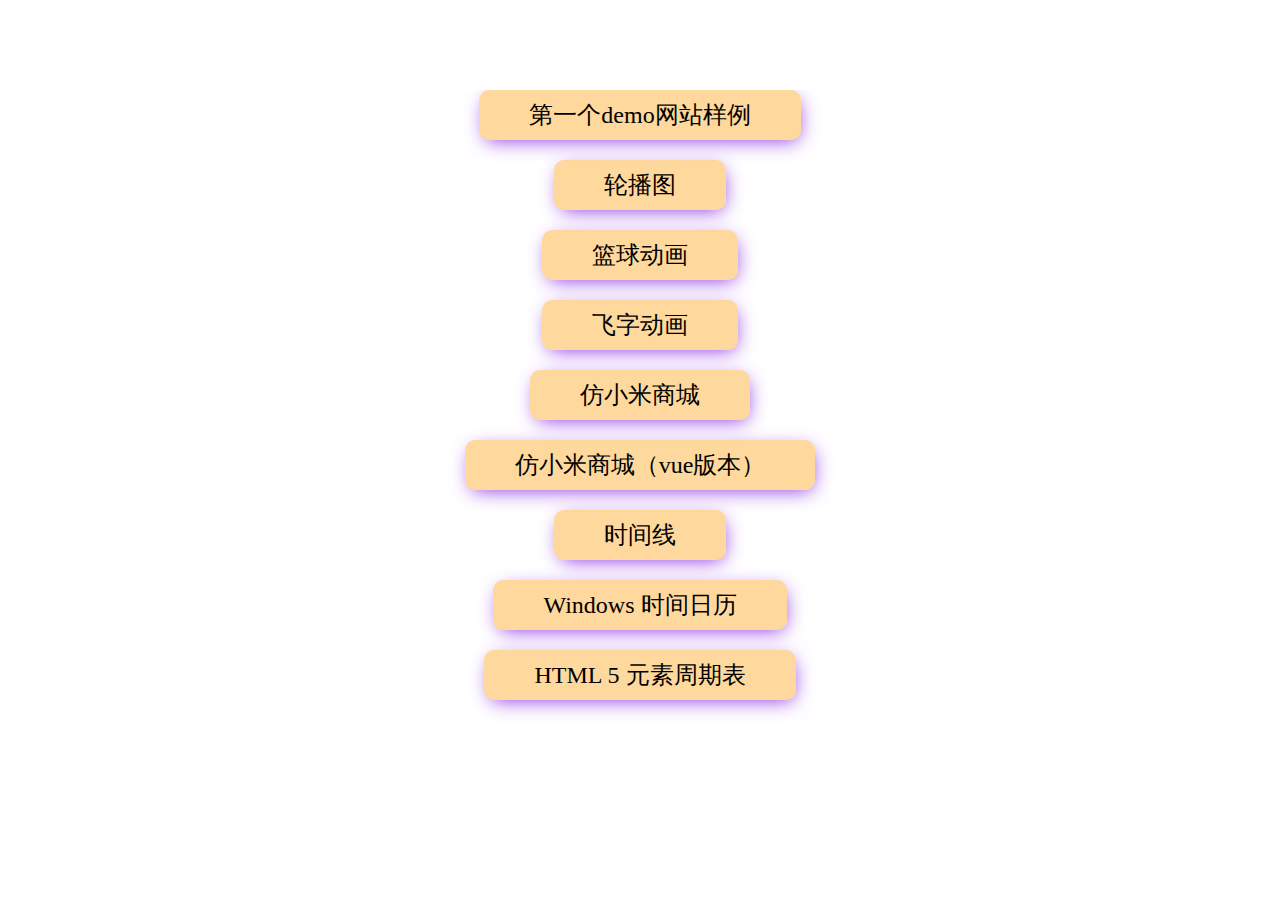
<file: index.html>
<!DOCTYPE html>
<html lang="zh">
<head>
    <meta charset="UTF-8">
    <meta name="viewport" content="width=device-width, initial-scale=1"/>
    <meta name="keywords" content=""/>
    <title>Home</title>
    <meta name="description" content="">
    <link rel="stylesheet" href="./css/common.css">
    <style>
        .home {
            display: flex;
            margin-top: 10vh;
            height: 80vh;
            overflow-x: hidden;
            overflow-y: auto;
            flex-flow: nowrap column;
            justify-content: start;
            align-items: center;

            vertical-align: middle;
        }

        .box {
            display: inline-flex;
            align-items: center;
            /*max-width: 500px;*/
            white-space: nowrap;
            background-color: rgba(254, 177, 57, 0.5);
            /*border: 1px outset rgba(254, 177, 57, 0.5);*/
            box-sizing: border-box;
            border-radius: 10px;

            /*text-align: center;*/
            margin-bottom: 20px;
            box-shadow: 2px 5px 20px -5px blueviolet;
        }

        .box a {
            font-size: 1.5rem;
            text-shadow: #b7c37f;
            line-height: 50px;
            padding: 0 50px;
        }

        .box a:hover {
            background-color: rgba(37, 169, 110, 0.5);
            border-radius: 10px;
        }

    </style>
</head>
<body>
    <div id="app">
        <div class="home">
            <div class="box">
                <a href="//github.lwrong.com/nav-demo/nav-demo.html" target="_blank"
                   rel="noopener noreferrer">第一个demo网站样例</a>
            </div>
            <div class="box">
                <a href="//github.lwrong.com/html/carousel.html" target="_blank"
                   rel="noopener noreferrer">轮播图</a>
            </div>
            <div class="box">
                <a href="//github.lwrong.com/html/animation.html" target="_blank"
                   rel="noopener noreferrer">篮球动画</a>
            </div>
            <div class="box">
                <a href="//github.lwrong.com/html/animation-perspective/index.html" target="_blank"
                   rel="noopener noreferrer">飞字动画</a>
            </div>
            <div class="box">
                <a href="//github.lwrong.com/xiaomi/xiaomi.html" target="_blank"
                   rel="noopener noreferrer">仿小米商城</a>
            </div>
            <div class="box">
                <a href="//github.lwrong.com/xiaomi-vue/index.html" target="_blank"
                   rel="noopener noreferrer">仿小米商城（vue版本）</a>
            </div>
            <div class="box">
                <a href="//github.lwrong.com/timeline/index.html" target="_blank"
                   rel="noopener noreferrer">时间线</a>
            </div>
            <div class="box">
                <a href="//github.lwrong.com/html/windows-date.html" target="_blank"
                   rel="noopener noreferrer">Windows 时间日历</a>
            </div>
            <div class="box">
                <a href="//github.lwrong.com/periodic-h5/index.html" target="_blank"
                   rel="noopener noreferrer">HTML 5 元素周期表</a>
            </div>


        </div>
    </div>
</body>
</html>
</file>
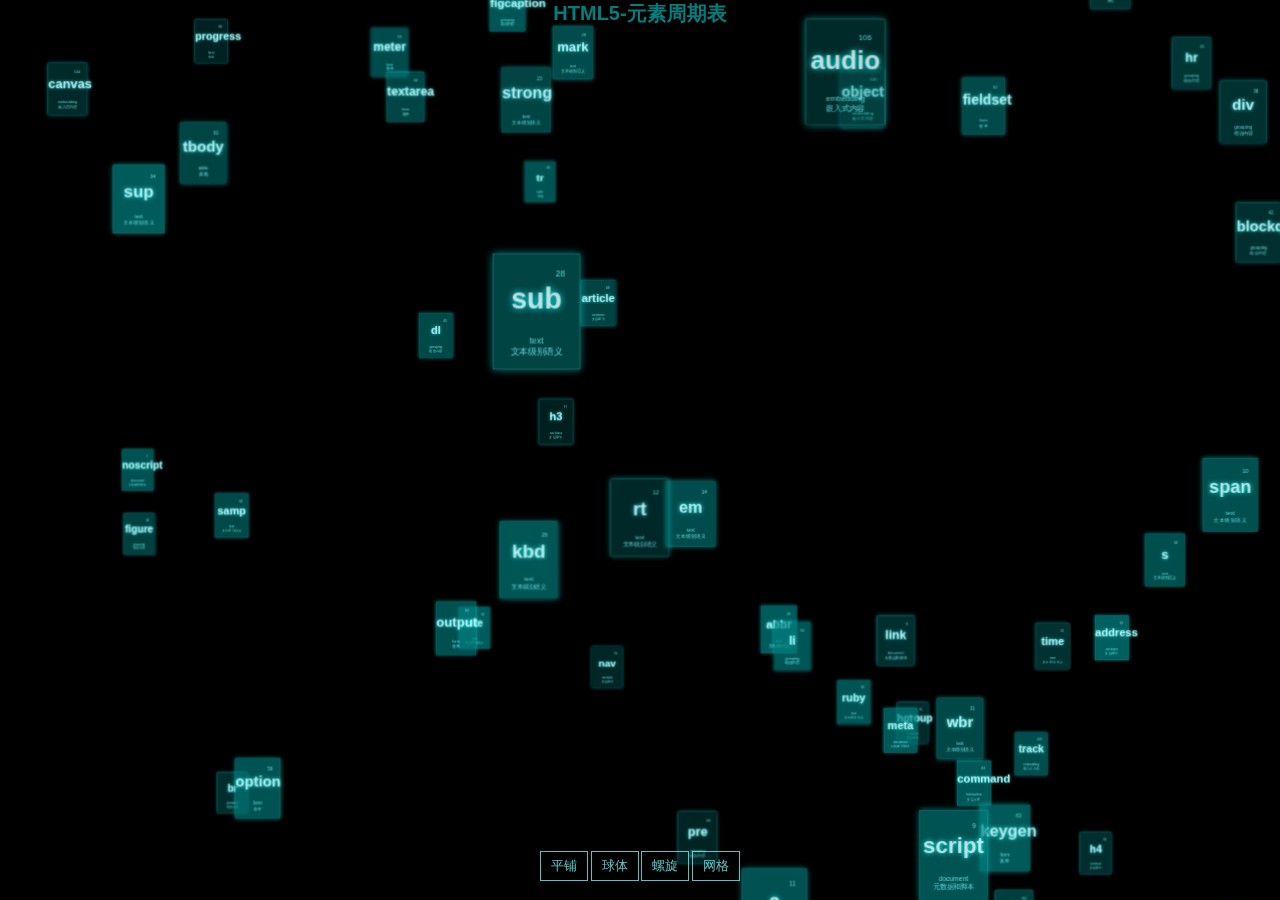
<file: periodic-h5/index.html>
<!DOCTYPE html>
<html lang="zh">
<head>
    <meta charset="UTF-8">
    <meta name="viewport" content="width=device-width, initial-scale=1"/>
    <title>H5 元素周期表</title>
    <meta name="keywords" content=""/>
    <meta name="description" content="">

    <style>
        html, body {
            height: 100%;
        }

        body {
            background-color: #000000;
            margin: 0;
            font-family: Helvetica, sans-serif;;
            overflow: hidden;
        }

        a {
            color: #ffffff;
        }

        #info {
            position: fixed;
            color: #007F7FFF; /*//rgba(135, 177, 188, 0.5);*/
            text-align: center;
            width: 100%;
            margin: 0 auto;
            font-size: 20px;
            font-weight: bolder;
            z-index: 1;
            transition: text-shadow 2.2s, margin-top 1s ease-in-out, font-size 2s, color 2s;
        }

        #info.show {
            width: 80vw;
            margin-left: 10vw;
            margin-top: 30vh;
            font-size: 8vw;
            color: #007F7FFF;
            text-shadow: -1px -1px 10px black, 0 0 20px blue, 0 0 30px green;
            /*text-shadow: 0 0 10px #558ABB80, 0 0 20px #558ABB80, 0 0 30px #558ABB80, 0 0 40px #558ABB80;*/
        }

        #menu {
            position: absolute;
            bottom: 20px;
            width: 100%;
            text-align: center;
            font-family: verdana, Tahoma, Arial, Hei, "Microsoft Yahei", SimHei;
        }

        .element {
            width: 120px;
            height: 160px;
            box-shadow: 0 0 12px rgba(0, 255, 255, 0.5);
            border: 1px solid rgba(127, 255, 255, 0.25);
            text-align: center;
            cursor: default;
        }

        .element:hover {
            box-shadow: 0 0 12px rgba(0, 255, 255, 0.75);
            border: 1px solid rgba(127, 255, 255, 0.75);
        }

        .element .number {
            position: absolute;
            top: 20px;
            right: 20px;
            font-size: 12px;
            color: rgba(127, 255, 255, 0.75);
        }

        .element .symbol {
            position: absolute;
            top: 40px;
            left: 0;
            right: 0;
            font-size: 40px;
            font-weight: bold;
            color: rgba(255, 255, 255, 0.75);
            text-shadow: 0 0 10px rgba(0, 255, 255, 0.95);
        }

        .element .details {
            position: absolute;
            bottom: 15px;
            left: 0;
            right: 0;
            font-size: 12px;
            color: rgba(127, 255, 255, 0.75);
        }

        button {
            color: rgba(127, 255, 255, 0.75);
            background: transparent;
            outline: 1px solid rgba(127, 255, 255, 0.75);
            border: 0;
            padding: 5px 10px;
            cursor: pointer;
        }

        button:hover {
            background-color: rgba(0, 255, 255, 0.5);
        }

        button:active {
            color: #000000;
            background-color: rgba(0, 255, 255, 0.75);
        }

        #prompt {
            --prompt-left: 30vw;
            --prompt-top: 20vh;
            display: none;
            position: fixed;
            background-color: cadetblue;
            color: black;
            padding: 5px;
            width: 20vw;
            min-width: 150px;
            left: var(--prompt-left);
            top: var(--prompt-top);
        }

        #prompt.show {
            display: block;
        }

        #prompt a {
            white-space: nowrap;
            text-decoration: none;
            color: #2171c0;
            font-weight: bold;
        }

        #prompt a::before {
            content: "| ";
        }
    </style>
</head>
<body>
    <script src="js/three.min.js"></script>
    <script src="js/tween.min.js"></script>
    <script src="js/TrackballControls.js"></script>
    <script src="js/CSS3DRenderer.js"></script>

    <div id="container"></div>
    <div id="info" class="">HTML5-元素周期表</div>
    <div id="menu">
        <button id="table">平铺</button>
        <button id="sphere">球体</button>
        <button id="helix">螺旋</button>
        <button id="grid">网格</button>
    </div>
    <div id="prompt" class="">
        <p>The HTML <code>&lt;source&gt;</code> element is used to specify multiple media resources for <code>&lt;picture&gt;</code>,
            <code>&lt;audio&gt;</code> and <code>&lt;video&gt;</code> elements. It is an empty element. It is commonly
            used to serve the same media in multiple formats supported by different browsers.</p>
        <a target="_blank" href="https://developer.mozilla.org/zh-CN/docs/Web/HTML/Element/source" class="mdn">MDN文档</a>
        <a target="_blank" href="https://developer.mozilla.org/zh-CN/docs/Web/HTML/Element/source" class="w3c">W3c文档</a>
    </div>
    <script>
        let dataMap = new Map();
        let elementData;

        function initDataMap() {
            elementData.forEach(item => {
                dataMap.set(item.tag, item);
            });
        }

        function listenTouch() {
            prompt.addEventListener("touchstart",e => touchObj.down(e))
            prompt.addEventListener("touchmove",e => touchObj.move(e))
            prompt.addEventListener("touchend", e => touchObj.end(e));
         //     <div v-show="showBackIndex" :class="homeBth" id="moveDiv"
         // @mousedown="down($event)" @touchstart="down($event)"
         // @mousemove="move($event)" @touchmove="move($event)"
         // @mouseup="end($event)" @touchend="end($event)" @click="goIndex">
        }

        document.addEventListener("DOMContentLoaded", ev => {
            initTableData().then(() => {
                init();
                animate();
                listenPopup();
                titlePlay();
                initDataMap();
                listenTouch();
            }).catch(reason => {
                alert(reason);
            });
        })

        function titlePlay() {
            setTimeout(() => {
                let info = document.getElementById("info");
                info.classList.add("show");
                setTimeout(() => info.classList.remove("show"), 3000);
            }, 2000);
        }

        let prompt = document.getElementById("prompt");

        function listenPopup() {
            let elements = document.querySelectorAll(".element");
            elements.forEach(elem => {
                elem.addEventListener("click", evt => {
                    evt.stopPropagation();
                    let tag = evt.currentTarget.querySelector(".symbol").innerText;
                    let item = dataMap.get(tag);
                    prompt.querySelector("p").innerHTML =
                        item.description?.length > 0 ? item.description : (item.tag + "<br>" + item.desc);
                    prompt.querySelector("a.mdn").href = item.mdn;
                    prompt.querySelector("a.w3c").href = item.w3c;
                    //
                    prompt.classList.add("show")
                    prompt.style.setProperty("--prompt-left", evt.x + "px");
                    prompt.style.setProperty("--prompt-top", evt.y + "px");
                })
            })
            //
            document.addEventListener('click', ev => {
                if (!prompt.classList.contains("show")) {
                    return;
                }
                let target = ev.target;
                let contains = target.classList.contains("show");
                for (let i = 0; !contains && i < 2; i++) {
                    if (!target.parentNode?.classList) {
                        break;
                    }
                    if (target.parentNode.classList.contains("show")) {
                        contains = true;
                        break;
                    }
                    target = target.parentNode;
                }
                if (!contains) {//close
                    ev.stopPropagation();
                    prompt.classList.remove("show");
                }
            });
        }


        var table = [
            // "H", "Hydrogen", "1.00794", 3, 1,
            // "He", "Helium", "4.002602", 8, 1,
            // "Li", "Lithium", "#6.941", 1, 2,
        ];

        let rowCol = [[1, 7], [2, 6], [3, 4], [4, 4], [5, 4], [6, 4], [7, 4],
            [8, 4], [9, 4], [10, 4], [11, 6], [12, 6], [13, 6], [14, 6], [15, 6],
            [16, 6], [17, 7], [18, 7]];
        let map = new Map();
        map.set("root", "根元素");
        map.set("document", "元数据和脚本");
        map.set("text", "文本级别语义");
        map.set("grouping", "组合内容");
        map.set("form", "表单");
        map.set("sections", "文档章节");
        map.set("interactive", "交互元素");
        map.set("table", "表格");
        map.set("embedding", "嵌入式内容");

        async function initTableData() {
            await fetch("./data.json")
                .then(resp => resp.json())
                .then(data => {
                    elementData = data;
                    let entries = data.filter(item => item.type !== "embedding").entries();
                    rowCol.forEach(([row, num]) => {
                        for (let col = 7 - num + 1; col <= 7; col++) {
                            let next = entries.next();
                            next = next.value[1];
                            if (next) {
                                table.push(next.tag, next.type, map.get(next.type), row, col);
                            }
                        }
                    });
                    let row = 18 - 11;
                    data.filter(item => item.type === "embedding")
                        .forEach(item => {
                            table.push(item.tag, item.type, map.get(item.type), row++, 9);
                        });
                })
        }

        var camera, scene, renderer;
        var controls;

        var objects = [];
        var targets = {table: [], sphere: [], helix: [], grid: []};

        function init() {
            camera = new THREE.PerspectiveCamera(40, window.innerWidth / window.innerHeight, 1, 10000);
            camera.position.z = 3000;

            scene = new THREE.Scene();

            // table

            for (var i = 0; i < table.length; i += 5) {

                var element = document.createElement('div');
                element.className = 'element';
                element.style.backgroundColor = 'rgba(0,127,127,' + (Math.random() * 0.5 + 0.25) + ')';

                var number = document.createElement('div');
                number.className = 'number';
                number.textContent = (i / 5) + 1;
                element.appendChild(number);

                var symbol = document.createElement('div');
                symbol.className = 'symbol';
                symbol.textContent = table[i];
                element.appendChild(symbol);

                var details = document.createElement('div');
                details.className = 'details';
                details.innerHTML = table[i + 1] + '<br>' + table[i + 2];
                element.appendChild(details);

                var object = new THREE.CSS3DObject(element);
                object.position.x = Math.random() * 4000 - 2000;
                object.position.y = Math.random() * 4000 - 2000;
                object.position.z = Math.random() * 4000 - 2000;
                scene.add(object);

                objects.push(object);

                //

                var object = new THREE.Object3D();
                object.position.x = (table[i + 3] * 140) - 1330;
                object.position.y = -(table[i + 4] * 180) + 990;

                targets.table.push(object);

            }

            // sphere

            var vector = new THREE.Vector3();

            for (var i = 0, l = objects.length; i < l; i++) {

                var phi = Math.acos(-1 + (2 * i) / l);
                var theta = Math.sqrt(l * Math.PI) * phi;

                var object = new THREE.Object3D();

                object.position.x = 800 * Math.cos(theta) * Math.sin(phi);
                object.position.y = 800 * Math.sin(theta) * Math.sin(phi);
                object.position.z = 800 * Math.cos(phi);

                vector.copy(object.position).multiplyScalar(2);

                object.lookAt(vector);

                targets.sphere.push(object);

            }

            // helix

            var vector = new THREE.Vector3();

            for (var i = 0, l = objects.length; i < l; i++) {

                var phi = i * 0.175 + Math.PI;

                var object = new THREE.Object3D();

                object.position.x = 900 * Math.sin(phi);
                object.position.y = -(i * 8) + 450;
                object.position.z = 900 * Math.cos(phi);

                vector.x = object.position.x * 2;
                vector.y = object.position.y;
                vector.z = object.position.z * 2;

                object.lookAt(vector);

                targets.helix.push(object);

            }

            // grid

            for (let i = 0; i < objects.length; i++) {

                var object = new THREE.Object3D();

                object.position.x = ((i % 5) * 400) - 800;
                object.position.y = (-(Math.floor(i / 5) % 5) * 400) + 800;
                object.position.z = (Math.floor(i / 25)) * 1000 - 2000;

                targets.grid.push(object);

            }

            //

            renderer = new THREE.CSS3DRenderer();
            renderer.setSize(window.innerWidth, window.innerHeight);
            renderer.domElement.style.position = 'absolute';
            document.getElementById('container').appendChild(renderer.domElement);

            //

            controls = new THREE.TrackballControls(camera, renderer.domElement);
            controls.rotateSpeed = 0.5;
            controls.minDistance = 500;
            controls.maxDistance = 6000;
            controls.addEventListener('change', render);

            var button = document.getElementById('table');
            button.addEventListener('click', function (event) {

                transform(targets.table, 2000);

            }, false);

            var button = document.getElementById('sphere');
            button.addEventListener('click', function (event) {

                transform(targets.sphere, 2000);

            }, false);

            var button = document.getElementById('helix');
            button.addEventListener('click', function (event) {

                transform(targets.helix, 2000);

            }, false);

            var button = document.getElementById('grid');
            button.addEventListener('click', function (event) {

                transform(targets.grid, 2000);

            }, false);

            transform(targets.table, 5000);

            //

            window.addEventListener('resize', onWindowResize, false);

        }

        function transform(targets, duration) {

            TWEEN.removeAll();

            for (var i = 0; i < objects.length; i++) {

                var object = objects[i];
                var target = targets[i];

                new TWEEN.Tween(object.position)
                    .to({
                        x: target.position.x,
                        y: target.position.y,
                        z: target.position.z
                    }, Math.random() * duration + duration)
                    .easing(TWEEN.Easing.Exponential.InOut)
                    .start();

                new TWEEN.Tween(object.rotation)
                    .to({
                        x: target.rotation.x,
                        y: target.rotation.y,
                        z: target.rotation.z
                    }, Math.random() * duration + duration)
                    .easing(TWEEN.Easing.Exponential.InOut)
                    .start();

            }

            new TWEEN.Tween(this)
                .to({}, duration * 2)
                .onUpdate(render)
                .start();

        }

        function onWindowResize() {

            camera.aspect = window.innerWidth / window.innerHeight;
            camera.updateProjectionMatrix();

            renderer.setSize(window.innerWidth, window.innerHeight);

            render();

        }

        function animate() {

            requestAnimationFrame(animate);

            TWEEN.update();

            controls.update();

        }

        function render() {

            renderer.render(scene, camera);

        }

        const touchObj = (() => {
            let flags = false;
            let position = {x: 0, y: 0};
            let nx = '';
            let ny = '';
            let dx = '';
            let dy = '';
            let xPum = '';
            let yPum = '';

            const divId = 'prompt';
            return {
// 实现移动端拖拽
                down(e) {
                    let moveDiv = document.getElementById(divId); // 根据id获取DOM元素
                    flags = true;
                    let touch;
                    if (e.touches) {
                        touch = e.touches[0];
                    } else {
                        touch = e;
                    }
                    position.x = touch.clientX;
                    position.y = touch.clientY;

                    dx = moveDiv.offsetLeft; // ts会提示moveDiv可能为空，此时要么判空，要么还可通过变量后添加 ! 操作符告诉 TypeScript 该变量此时非空
                    dy = moveDiv.offsetTop;
                }
                ,
                move(e) {
                    let moveDiv = document.getElementById(divId);
                    if (flags) {
                        let touch;
                        if (e.touches) {
                            touch = e.touches[0];
                        } else {
                            touch = e;
                        }
                        nx = touch.clientX - position.x;
                        ny = touch.clientY - position.y;
                        xPum = dx + nx;
                        yPum = dy + ny;

                        moveDiv.style.left = xPum + 'px';
                        moveDiv.style.top = yPum + 'px';
                        // 阻止页面的滑动默认事件
                        document.addEventListener('touchmove', () => { // 如果碰到滑动问题，请注意是否获取到 touchmove
                            e.preventDefault(); // jq 阻止冒泡事件
                            // e.stopPropagation(); // 如果没有引入jq 就用 stopPropagation()
                        }, {passive: false}); // addEventListener（）的第三个参数传入对象{passive:false},只是false不生效
                    }
                }
                ,
// 鼠标释放时候的函数
                end() {
                    flags = false;
                }
            }

        })
        ();

    </script>
</body>
</html>
</file>
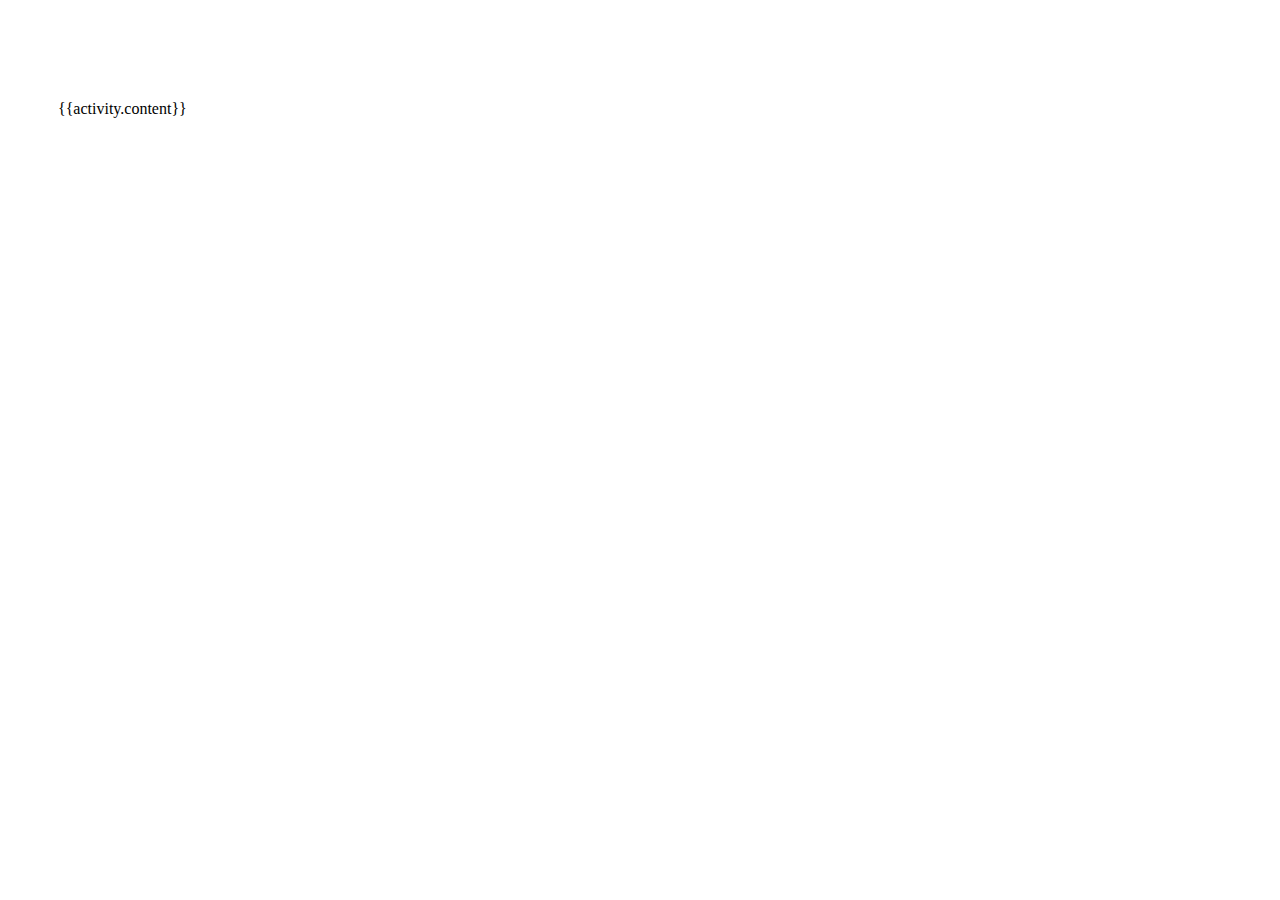
<file: timeline/index.html>
<!DOCTYPE html>
<html lang="zh">
<head>
    <meta charset="UTF-8">
    <meta name="viewport" content="width=device-width, initial-scale=1"/>
    <title>时间线</title>
    <meta name="keywords" content=""/>
    <meta name="description" content="">
    <!--    <link rel="stylesheet" href="../css/common.css">-->
    <link rel="stylesheet" href="../css/elementui.css">
    <style>
        .wrapper {
            margin: 100px 50px;
            overflow: auto;
        }

    </style>
</head>
<body>
    <div class="wrapper">
        <div id="app">
            <div class="block">

                <el-timeline>
                    <el-timeline-item
                            v-for="(activity, index) in activities"
                            :key="index"
                            :timestamp="activity.timestamp">
                        {{activity.content}}
                    </el-timeline-item>
                </el-timeline>
            </div>
        </div>
        <div class="edit" id="edit">
            <form action="http://42.193.178.202:8899/blog/timeline/save" method="post" enctype="application/x-www-form-urlencoded">
<!--            <form action="//lwrong.com/api/blog/timeline/save" method="post" enctype="application/x-www-form-urlencoded">-->
                <label>
                    <textarea name="content" class="content"></textarea>
                    <input class="date" name="timestamp" type="datetime-local">
                    <input class="key" name="key" type="number" placeholder="请输入手机号接受验证码">
                    <button type="submit">提交</button>
                </label>
            </form>
            <style>
                .edit {
                    position: fixed;
                    height: 350px;
                    width: 350px;
                    top: 50%;
                    right: 20px;
                    background-color: #999999;
                }

                .edit label {
                    display: flex;
                    flex-flow: column nowrap;
                    justify-content: end;
                    align-items: center;
                    row-gap: 10px;
                }

                .edit .content {
                    width: 300px;
                    height: 200px;
                }

                .edit .date {
                    margin-top: 10px;
                    width: 300px;
                }
            </style>
            <script>
                let queryVariable = getQueryVariable("k");
                if (queryVariable && queryVariable === "1") {

                } else {
                    document.getElementById("edit").remove();
                }

                function getQueryVariable(variable) {
                    var query = window.location.search.substring(1);
                    var vars = query.split("&");
                    for (var i = 0; i < vars.length; i++) {
                        var pair = vars[i].split("=");
                        if (pair[0] == variable) {
                            return pair[1];
                        }
                    }
                    return (false);
                }
            </script>
        </div>
    </div>
</body>
<!-- 先引入 Vue -->
<script src="../js/vue.min.js"></script>
<!-- 引入组件库 -->
<script src="../js/elementui.js"></script>
<script>


    function getData() {
        return {
            activities: [
                {
                    content: "1",
                    timestamp: "2018-04-12 20:46",
                },
                {
                    content: "2 color",
                    icon: "el-icon-more",
                    timestamp: "2018-04-03 20:46",
                },
                {
                    content: "3 size",
                    timestamp: "2018-04-03 20:46",
                },
                {
                    content: "4 node",
                    timestamp: "2018-04-03 20:46"
                }
            ]
        };
    }
/*let options = {
    method: 'POST', // *GET, POST, PUT, DELETE, etc.
    mode: 'cors', // no-cors, *cors, same-origin
    cache: 'no-cache', // *default, no-cache, reload, force-cache, only-if-cached
    credentials: 'same-origin', // include, *same-origin, omit
    headers: {
        'Content-Type': 'application/json'
        // 'Content-Type': 'application/x-www-form-urlencoded',
    },
    redirect: 'follow', // manual, *follow, error
    referrerPolicy: 'no-referrer', // no-referrer, *no-referrer-when-downgrade, origin, origin-when-cross-origin, same-origin, strict-origin, strict-origin-when-cross-origin, unsafe-url
    body: JSON.stringify(data) // body data type must match "Content-Type" header
}*/
let options1={
    // mode: 'cors',
    method: "GET",
    headers: {
        // "Access-Control-Allow-Origin": "*",
        // 'Content-Type': 'application/json'
        // 'Content-Type': 'application/x-www-form-urlencoded',
    },
}
    fetch("http://42.193.178.202:8899/blog/timeline/list", options1)
        .then(resp => resp.json())
        .then(value => {
            let Timeline = {
                data: function () {
                    return {
                        activities: value
                    }
                }
            };
            let Ctor = Vue.extend(Timeline);
            new Ctor().$mount("#app");
        });


</script>
</html>
</file>
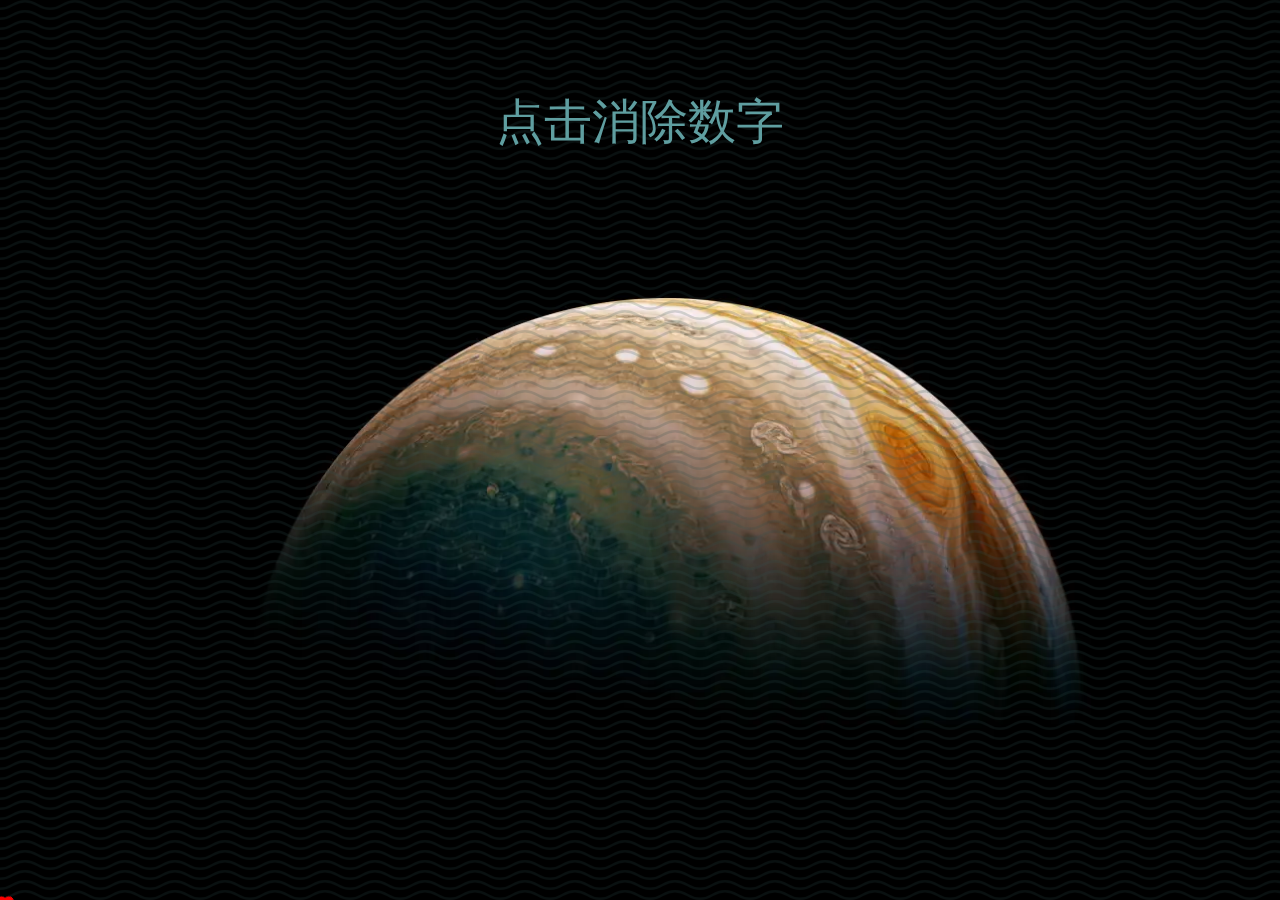
<file: html/animation-perspective/index.html>
<!DOCTYPE html>
<html lang="zh">
<head>
    <meta charset="UTF-8">
    <meta name="viewport" content="width=device-width, initial-scale=1"/>
    <title>时光机</title>
    <meta name="keywords" content=""/>
    <meta name="description" content="">
    <!--    <link rel="stylesheet" href="../css/common.css">-->
    <style>

        .tips {
            white-space: nowrap;
            margin: 0 auto;
            position: fixed;
            left: 50%;
            top: 10%;
            font-size: 3rem;
            transform: translate(-9rem, 0);
            width: 100px;
            color: cadetblue;
            z-index: 1000;
        }

        .heart {
            width: 10px;
            height: 10px;
            position: fixed;
            background: #f00;
            transform: rotate(45deg);
            pointer-events: none;
            z-index: 500;
        }

        .heart:after, .heart:before {
            content: '';
            width: inherit;
            height: inherit;
            background: inherit;
            border-radius: 50%;
            -webkit-border-radius: 50%;
            -moz-border-radius: 50%;
            position: fixed;
        }

        .heart:after {
            top: -5px;
        }

        .heart:before {
            left: -5px;
        }

        body {
            margin: 0;
            padding: 0;
        }

        .wave {
            position: absolute;
            z-index: 1;
            width: 100vw;
            height: 100vh;
            background: url("data:image/svg+xml,%3Csvg xmlns='http://www.w3.org/2000/svg' viewBox='0 0 20 4'%3E%3Cpath fill='none' stroke='%232F4F4FFF' d='M0 3.5c5 0 5-3 10-3s5 3 10 3 5-3 10-3 5 3 10 3'/%3E%3C/svg%3E") repeat 0 100%;
            opacity: 0.2;
            background-size: 50px auto;
            animation: waveMove .5s infinite linear;
        }

        @keyframes waveMove {
            0% {
                background-position: 0 100%;
            }
            100% {
                background-position: -50px 100%;
            }
        }

        #main {
            position: relative;
            width: 100vw;
            height: 100vh;
            overflow: hidden;
            background: url("./jupiter.webp") no-repeat top;
            background-size: cover;
        }

        .word-perspective {
            visibility: hidden;
            position: absolute;
            width: 100%;
            height: 100%;
            perspective: 10px;
            /*perspective-origin: 200vw 50vh;*/
            z-index: 999;
            pointer-events: visible;
        }


        .word {
            visibility: visible;
            white-space: nowrap;
            position: absolute;
            left: 50vw;
            top: 30vh;
            font-size: .1em;
            transform-style: preserve-3d;
            color: white;
            animation: move 3s cubic-bezier(1, 0, 1, .5);
            pointer-events: all;
        }

        @keyframes move {
            0% {
                opacity: 1;
                font-size: .1em;
            }
            100% {
                opacity: .5;
                font-size: 10em;
                transform: translateZ(15px);
            }
        }

        .none {
            display: none;
        }
    </style>
</head>

<body>
    <div class="wave"></div>
    <div id="main">
        <!--<div class="word-perspective">
            <span class="word">123</span>
        </div>-->
    </div>
    <div class="heart"></div>
    <div class="tips">点击消除数字</div>
</body>
<script>

  setTimeout(() => {
    document.querySelector(".tips").classList.add("none")
  }, 2500)
  let words = Array.from(new Array(1000).keys())

  function getUnSortMap() {
    let avg = Math.ceil(Math.sqrt(words.length))

    let pw = Math.ceil(200 / avg)
    let ph = Math.ceil(50 / avg)

    let arr = new Array(words.length).keys()
    arr = Array.from(arr).sort(() => Math.random() - 0.5);
    let map = new Map();
    let k = 0;
    for (let i = 0; i < avg; i++) {
      for (let j = 0; j < avg; j++) {
        if (k === arr.length) {
          break
        }
        map.set(arr[k++], {
          pw: i * pw,
          ph: j * ph,
        })
      }
    }
    return map
  }

  let map = getUnSortMap()
  const speed = 300
  let i = 0
  setTimeout(function loop() {
    createElem(words[i], map.get(i))
    i++
    if (i < words.length) {
      setTimeout(loop, speed)
    }
  }, 3000)

  const duration = 3000


  let main = document.getElementById("main")
  //
  let wordPerspective = document.createElement("div")
  wordPerspective.classList.add("word-perspective")
  let word = document.createElement("span")
  word.classList.add("word")
  wordPerspective.appendChild(word)

  function createElem(word, {pw, ph}) {
    let node = wordPerspective.cloneNode(true)
    node.style.setProperty("perspective-origin", pw + "vw " + ph + "vh")
    node.firstElementChild.innerText = word
    //
    main.appendChild(node)
    setTimeout(() => {
      node.parentNode.removeChild(node)
    }, duration)
  }

  let e = window;
  let a = document
  let t = document;
  document.addEventListener("click", e => {
    console.dir(e.target)
    if (e.target.classList.contains("word")) {
      e.target.parentNode.classList.add("none")
      show(e)
    }
  })

  function  show(e) {
    let touch;
    if (e.touches) {
      touch = e.touches[0];
    } else {
      touch = e;
    }
    console.log(touch.clientX, touch.clientY)
    let heart = document.createElement("div")
    heart.classList.add("heart")
    heart.style.setProperty("left", touch.clientX + "px")
    heart.style.setProperty("top", touch.clientY + "px")
    document.body.appendChild(heart)
  }

</script>

</html>
</file>
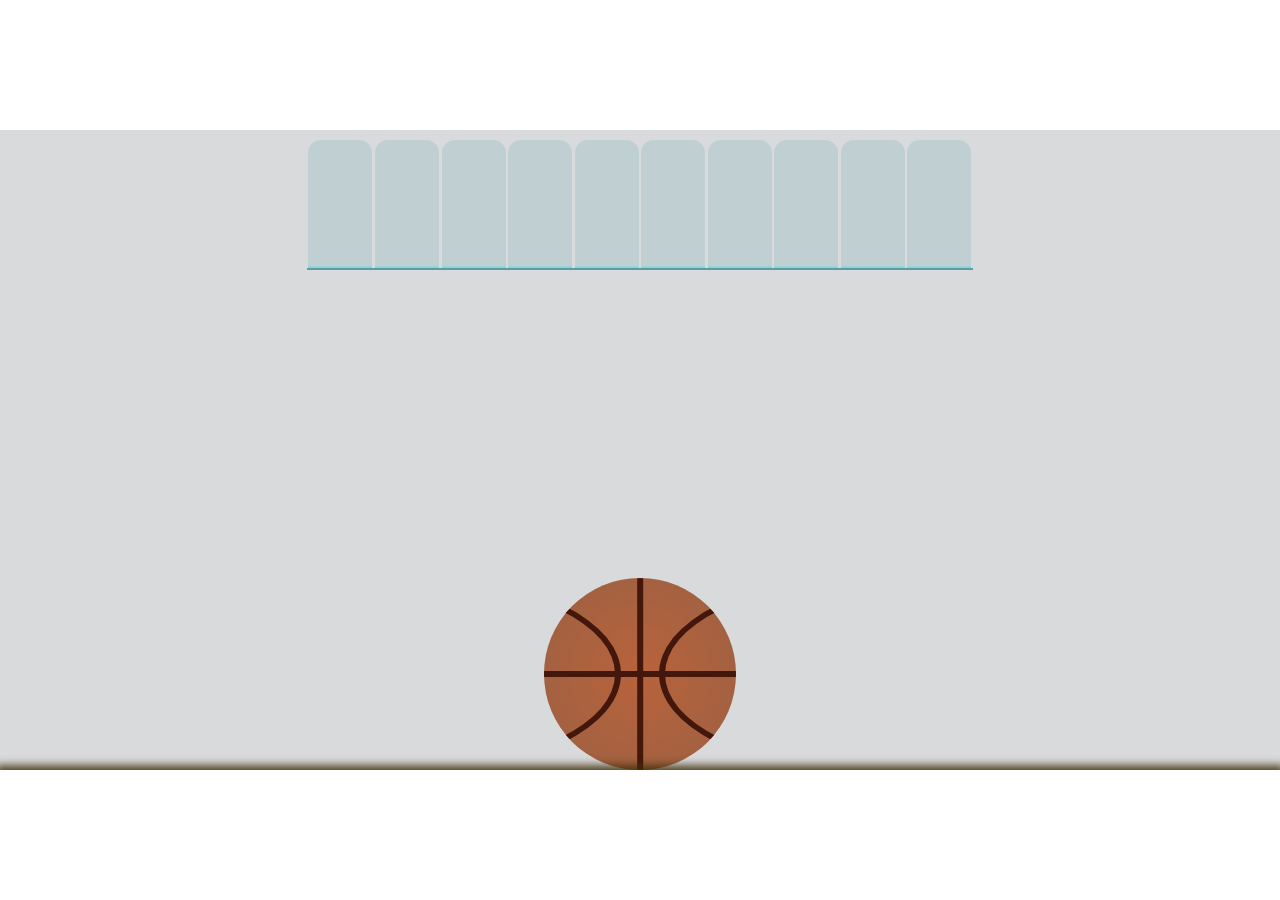
<file: html/animation.html>
<!DOCTYPE html>
<html lang="zh">
<head>
    <meta charset="UTF-8">
    <meta name="viewport" content="width=device-width, initial-scale=1"/>
    <title>动画 Animation</title>
    <meta name="keywords" content=""/>
    <meta name="description" content="">
    <link rel="stylesheet" href="../css/common.css">

    <style>

        :root {
            --w: 15vw;
            --b: calc(var(--w) / 30);
        }

        .home {
            overflow: hidden;
            position: fixed;
            width: 100vw;
            top: calc(50% - 25vw);
            left: 50%;
            height: 50vw;
            translate: -50%;
            /*border: 1px solid #a68d70;*/
            /*box-shadow: 0 10px 30px #a68d70;*/
            /*border-top-color: transparent;*/
            background-color: rgba(66, 69, 81, 0.2);
        }

        .ground {
            position: absolute;
            z-index: 100;
            width: 100%;
            height: 1px;
            bottom: -2px;
            box-shadow: 0 0 10px 5px #3f2f08;
        }

        .ball {
            overflow: hidden;
            position: absolute;
            bottom: 0;
            left: calc(50vw - var(--w) / 2);
            width: var(--w);
            height: var(--w);
            box-sizing: border-box;
            border-radius: 50%;
            /*box-shadow: 0 0 20px -8px black;*/
            background: radial-gradient(circle at center, #B8633A 0%, #a16142 80%);
            animation: playBall 1.8s linear infinite alternate;

        }


        .ball::before, .ball::after {
            font-size: 0;
            content: "";
            position: absolute;
            top: 0;
            box-sizing: border-box;
            width: calc(var(--w) * 2);
            height: var(--w);
            border-radius: 50%;
            border: var(--b) solid #44170C;
        }

        .ball::before {
            right: 60%;
        }

        .ball::after {
            left: 60%;
        }

        .ball .line::before, .ball .line::after {
            font-size: 0;
            content: "";
            position: absolute;
            top: calc(50% - var(--b) / 2);
            width: var(--w);
            height: var(--b);
            background-color: #44170C;
        }

        .ball .line::after {
            rotate: 90deg;
        }


        @keyframes playBall {
            0% {
                transform: translate(calc(var(--w) / 2 - 50vw), -30vw)
            }
            50% {
                transform: translate(0, 0) rotate(180deg)
            }
            100% {
                transform: translate(calc(50vw - var(--w) / 2), -30vw) rotate(270deg);
            }
        }

        .shadow {
            overflow: hidden;
            position: absolute;
            bottom: 0;
            left: calc(50vw - var(--w) / 4);
            width: calc(var(--w) / 2);
            height: 1vw;
            background: transparent;
            animation: playShadow 1.8s linear infinite alternate;
            box-shadow: 0 19.5vw 20px black;
        }

        @keyframes playShadow {
            0% {
                transform: translate(calc(var(--w) / 2 - 50vw), -20vw);
                left: calc(50vw - var(--w) / 2);
                width: calc(var(--w) / 1);
            }
            50% {
                transform: translate(0, -20vw);
                left: calc(50vw - var(--w) / 4);
                width: calc(var(--w) / 2);
            }
            100% {
                transform: translate(calc(50vw - var(--w) / 2), -20vw);
                left: calc(50vw - var(--w) / 2);
                width: calc(var(--w) / 1);
            }
        }

        .music {
            /*position: absolute;*/
            width: 52vw;
            margin: 10px auto;
            border-bottom: 2px solid cadetblue;
            --s: 1.8s;
        }

        .music div[class^="m"] {
            display: inline-block;
            width: 5vw;
            margin: 0 0.1vw;
            height: 10vw;
            border-radius: 1vw 1vw 0 0;
            background: linear-gradient(to bottom, #58a8ab33 0%, #58a8ab33 49%, #62dbe9 50%, #62DBE9 100%);
            background-size: 200% 200%;
            animation: music var(--s) ease-in 0s infinite alternate;
        }

        .music div.m1 {
            animation-delay: calc(var(--s) * -1);
        }

        .music div.m2 {
            animation-delay: calc(var(--s) * -0.8);
        }

        .music div.m3 {
            animation-delay: calc(var(--s) * -0.6);
        }

        .music div.m4 {

            animation-delay: calc(var(--s) * -0.4);
        }

        .music div.m5 {

            animation-delay: calc(var(--s) * -0.2);
        }

        .music div.m6 {
            animation-delay: calc(var(--s) * -0.2);
        }

        .music div.m7 {
            animation-delay: calc(var(--s) * -0.4);
        }

        .music div.m8 {

            animation-delay: calc(var(--s) * -0.6);
        }

        .music div.m9 {

            animation-delay: calc(var(--s) * -0.8);
        }

        .music div.m10 {
            animation-delay: calc(var(--s) * -1);
        }

        @keyframes music {
            from {
                background-position: 0 0;
            }
            to {
                background-position: 100% 100%;
            }
        }
    </style>
</head>
<body>
    <div class="home">
        <div class="ball">
            <div class="line"></div>
        </div>
        <div class="shadow"></div>
        <div class="ground"></div>

        <div class="music">
            <div class="m1"></div>
            <div class="m2"></div>
            <div class="m3"></div>
            <div class="m4"></div>
            <div class="m5"></div>
            <div class="m6"></div>
            <div class="m7"></div>
            <div class="m8"></div>
            <div class="m9"></div>
            <div class="m10"></div>
        </div>
    </div>
</body>
<script>
    //旋转

    //遇到强反弹

    //阴影

</script>
</html>
</file>
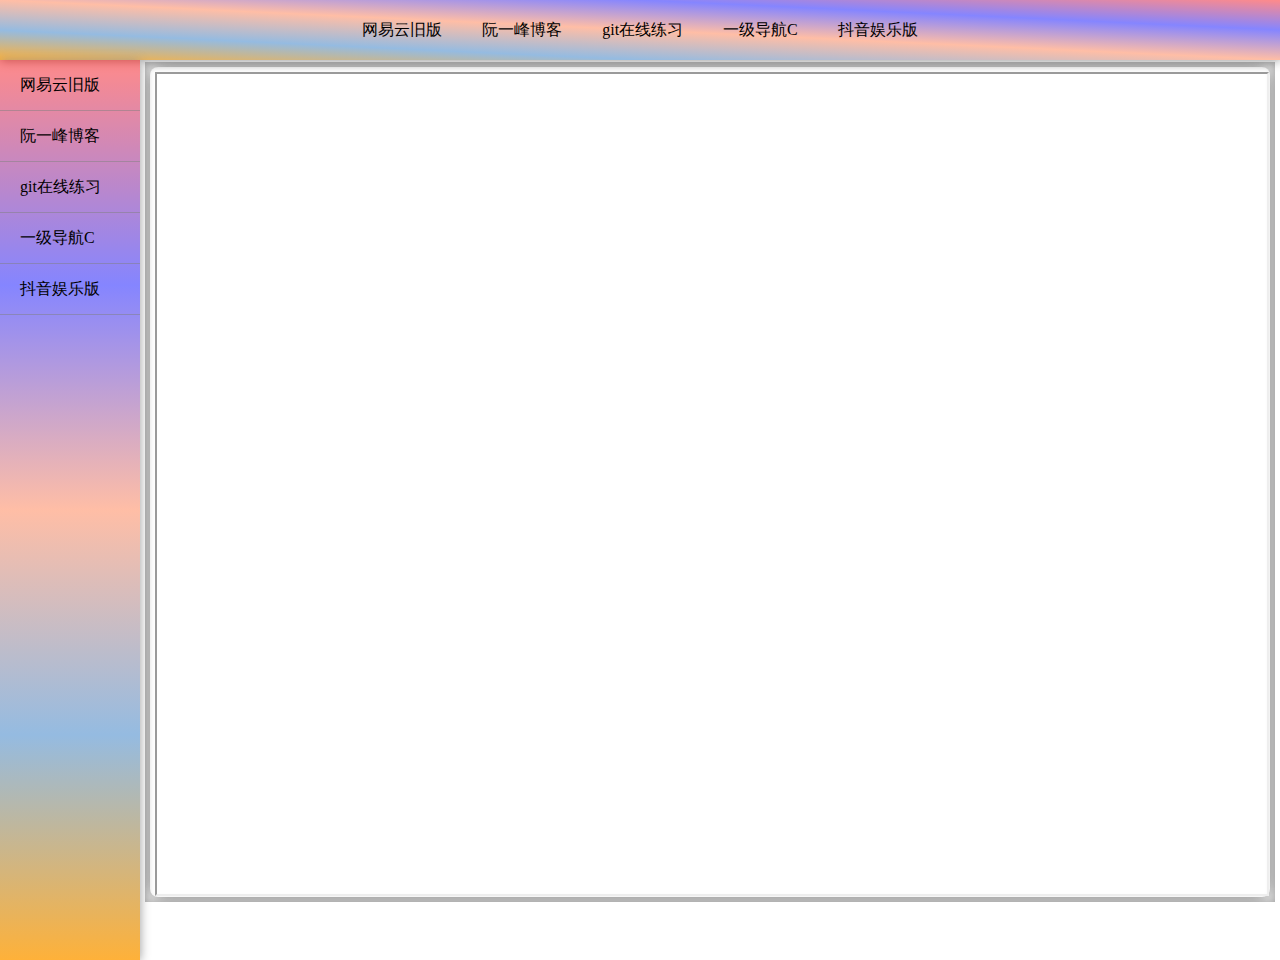
<file: html/nav-demo.html>
<!DOCTYPE html>
<html lang="en">
<head>
    <meta charset="UTF-8">
    <meta name="viewport" content="width=device-width, initial-scale=0.5"/>
    <meta name="keywords" content=""/>
    <title>导航网站demo</title>
    <meta name="description" content="">
    <link rel="stylesheet" href="../css/nav-demo.css">
    <script defer src="../js/nav-demo.js"></script>
</head>
<body>
    <div id="app">
        <div class="header">
            <ul>
                <li><a data-action="wyy" href="javascript:void(0)">网易云旧版</a></li>
                <li><a data-action="ryf" href="javascript:void(0)">阮一峰博客</a></li>
                <li><a data-action="git" href="javascript:void(0)">git在线练习</a></li>
                <li class="one">
                    <a href="javascript:void(0)">一级导航C</a>
                    <ul class="two">
                        <li><a href="javascript:void(0)">二级导航a</a></li>
                        <li><a href="javascript:void(0)">二级导航b</a></li>
                        <li><a href="javascript:void(0)">二级导航c</a></li>
                        <li><a href="javascript:void(0)">二级导航d</a></li>
                    </ul>
                </li>
                <li><a data-action="dy" href="javascript:void(0)">抖音娱乐版</a></li>
            </ul>
        </div>
        <div class="container">
            <div class="nav">
                <ul>
                    <li><a data-action="wyy" href="javascript:void(0)">网易云旧版</a></li>
                    <li><a data-action="ryf" href="javascript:void(0)">阮一峰博客</a></li>
                    <li><a data-action="git" href="javascript:void(0)">git在线练习</a></li>
                    <li class="one">
                        <a href="javascript:void(0)">一级导航C</a>
                        <ul class="two">
                            <li><a href="javascript:void(0)">二级导航a</a></li>
                            <li><a href="javascript:void(0)">二级导航b</a></li>
                            <li><a href="javascript:void(0)">二级导航c</a></li>
                            <li><a href="javascript:void(0)">二级导航d</a></li>
                        </ul>
                    </li>
                    <li><a data-action="dy" href="javascript:void(0)">抖音娱乐版</a></li>
                </ul>
            </div>
            <div class="main">
                <div class="content">
                    <iframe id="fid" src="" name="iframe_my">

                    </iframe>
                </div>
            </div>
        </div>
    </div>
</body>
</html>
</file>
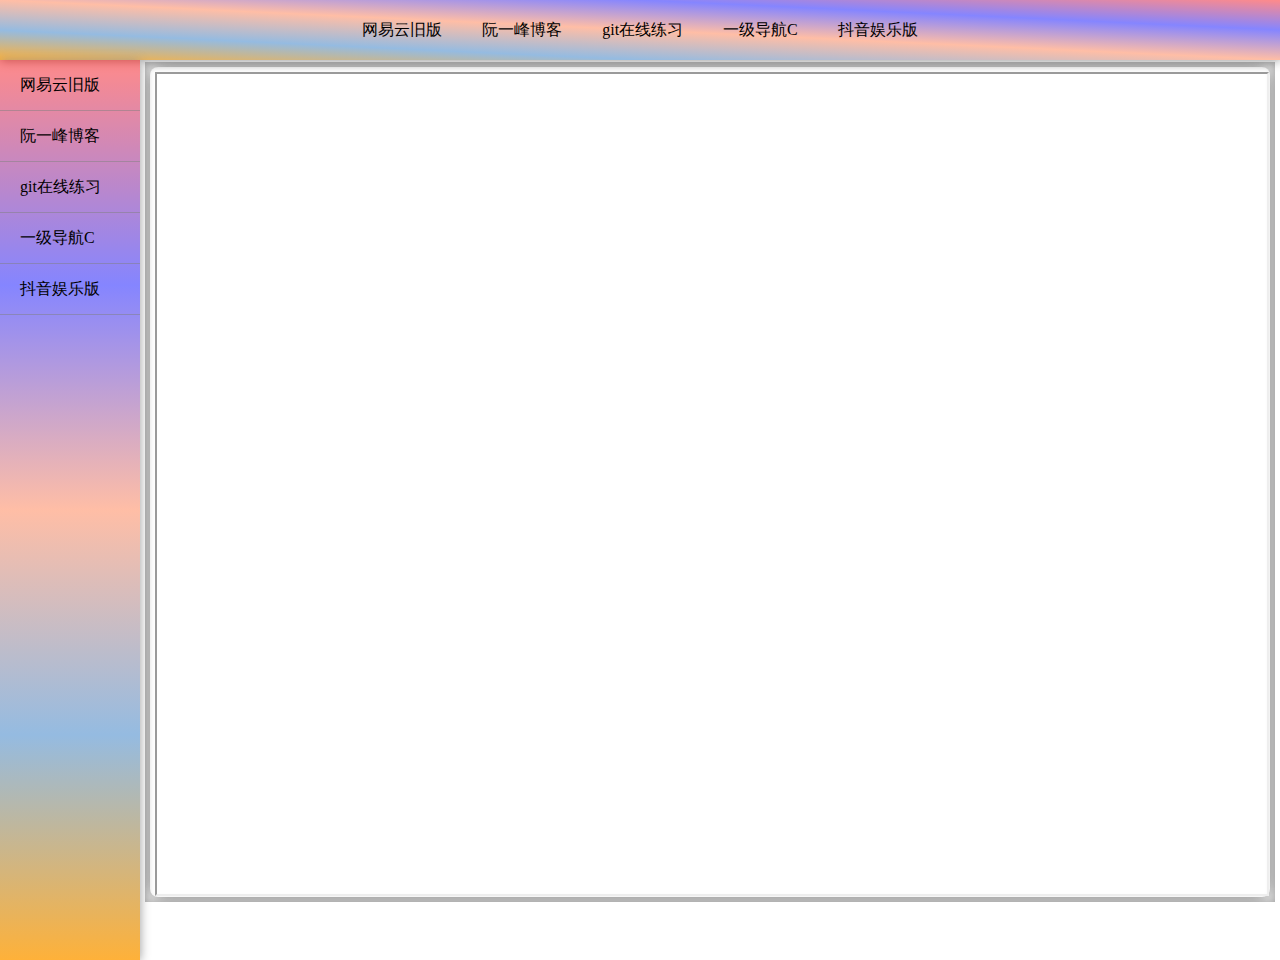
<file: nav-demo/nav-demo.html>
<!DOCTYPE html>
<html lang="en">
<head>
    <meta charset="UTF-8">
    <meta name="viewport" content="width=device-width, initial-scale=0.5"/>
    <meta name="keywords" content=""/>
    <title>导航网站demo</title>
    <meta name="description" content="">
    <link rel="stylesheet" href="./nav-demo.css">
    <script defer src="./nav-demo.js"></script>
</head>
<body>
    <div id="app">
        <div class="header">
            <ul>
                <li><a data-action="wyy" href="javascript:void(0)">网易云旧版</a></li>
                <li><a data-action="ryf" href="javascript:void(0)">阮一峰博客</a></li>
                <li><a data-action="git" href="javascript:void(0)">git在线练习</a></li>
                <li class="one">
                    <a href="javascript:void(0)">一级导航C</a>
                    <ul class="two">
                        <li><a href="javascript:void(0)">二级导航a</a></li>
                        <li><a href="javascript:void(0)">二级导航b</a></li>
                        <li><a href="javascript:void(0)">二级导航c</a></li>
                        <li><a href="javascript:void(0)">二级导航d</a></li>
                    </ul>
                </li>
                <li><a data-action="dy" href="javascript:void(0)">抖音娱乐版</a></li>
            </ul>
        </div>
        <div class="container">
            <div class="nav">
                <ul>
                    <li><a data-action="wyy" href="javascript:void(0)">网易云旧版</a></li>
                    <li><a data-action="ryf" href="javascript:void(0)">阮一峰博客</a></li>
                    <li><a data-action="git" href="javascript:void(0)">git在线练习</a></li>
                    <li class="one">
                        <a href="javascript:void(0)">一级导航C</a>
                        <ul class="two">
                            <li><a href="javascript:void(0)">二级导航a</a></li>
                            <li><a href="javascript:void(0)">二级导航b</a></li>
                            <li><a href="javascript:void(0)">二级导航c</a></li>
                            <li><a href="javascript:void(0)">二级导航d</a></li>
                        </ul>
                    </li>
                    <li><a data-action="dy" href="javascript:void(0)">抖音娱乐版</a></li>
                </ul>
            </div>
            <div class="main">
                <div class="content">
                    <iframe id="fid" src="" name="iframe_my">

                    </iframe>
                </div>
            </div>
        </div>
    </div>
</body>
</html>
</file>
<file: css/common.css>
/* --------通用默认样式------- */
html, body {
    margin: 0;
    padding: 0;
    box-sizing: border-box;
}

body {
    font-size: 0;
}

/* 先不考虑使用通配符性能影响 */
*, *:before, *:after {
    box-sizing: inherit;
}

ul, ol {
    margin: 0;
    padding: 0;
    list-style: none;
    font-size: 0;
}

a {
    text-decoration: none;
    color: inherit;
}

table {
    border-collapse: collapse;
}

/* 清除浮动 和外边距合并 */
.clear-after::after {
    content: "1"; /* 不能为空 */
    display: block;
    font-size: 0;
    height: 0;
    overflow: hidden;
    clear: both;
}

.clear-before::before {
    content: "1"; /* 不能为空 */
    display: block;
    font-size: 0;
    height: 0;
    overflow: hidden;
    clear: both;
}

/* ^^^^上面是^^^^^通用默认样式^^^^^^^^^ */
</file>
<file: css/elementui.css>
@charset "UTF-8";.el-pagination--small .arrow.disabled,.el-table .hidden-columns,.el-table td.is-hidden>*,.el-table th.is-hidden>*,.el-table--hidden{visibility:hidden}.el-input__suffix,.el-tree.is-dragging .el-tree-node__content *{pointer-events:none}.el-dropdown .el-dropdown-selfdefine:focus:active,.el-dropdown .el-dropdown-selfdefine:focus:not(.focusing),.el-message__closeBtn:focus,.el-message__content:focus,.el-popover:focus,.el-popover:focus:active,.el-popover__reference:focus:hover,.el-popover__reference:focus:not(.focusing),.el-rate:active,.el-rate:focus,.el-tooltip:focus:hover,.el-tooltip:focus:not(.focusing),.el-upload-list__item.is-success:active,.el-upload-list__item.is-success:not(.focusing):focus{outline-width:0}@font-face{font-family:element-icons;src:url(fonts/element-icons.woff) format("woff"),url(fonts/element-icons.ttf) format("truetype");font-weight:400;font-display:"auto";font-style:normal}[class*=" el-icon-"],[class^=el-icon-]{font-family:element-icons!important;speak:none;font-style:normal;font-weight:400;font-variant:normal;text-transform:none;line-height:1;vertical-align:baseline;display:inline-block;-webkit-font-smoothing:antialiased;-moz-osx-font-smoothing:grayscale}.el-icon-ice-cream-round:before{content:"\e6a0"}.el-icon-ice-cream-square:before{content:"\e6a3"}.el-icon-lollipop:before{content:"\e6a4"}.el-icon-potato-strips:before{content:"\e6a5"}.el-icon-milk-tea:before{content:"\e6a6"}.el-icon-ice-drink:before{content:"\e6a7"}.el-icon-ice-tea:before{content:"\e6a9"}.el-icon-coffee:before{content:"\e6aa"}.el-icon-orange:before{content:"\e6ab"}.el-icon-pear:before{content:"\e6ac"}.el-icon-apple:before{content:"\e6ad"}.el-icon-cherry:before{content:"\e6ae"}.el-icon-watermelon:before{content:"\e6af"}.el-icon-grape:before{content:"\e6b0"}.el-icon-refrigerator:before{content:"\e6b1"}.el-icon-goblet-square-full:before{content:"\e6b2"}.el-icon-goblet-square:before{content:"\e6b3"}.el-icon-goblet-full:before{content:"\e6b4"}.el-icon-goblet:before{content:"\e6b5"}.el-icon-cold-drink:before{content:"\e6b6"}.el-icon-coffee-cup:before{content:"\e6b8"}.el-icon-water-cup:before{content:"\e6b9"}.el-icon-hot-water:before{content:"\e6ba"}.el-icon-ice-cream:before{content:"\e6bb"}.el-icon-dessert:before{content:"\e6bc"}.el-icon-sugar:before{content:"\e6bd"}.el-icon-tableware:before{content:"\e6be"}.el-icon-burger:before{content:"\e6bf"}.el-icon-knife-fork:before{content:"\e6c1"}.el-icon-fork-spoon:before{content:"\e6c2"}.el-icon-chicken:before{content:"\e6c3"}.el-icon-food:before{content:"\e6c4"}.el-icon-dish-1:before{content:"\e6c5"}.el-icon-dish:before{content:"\e6c6"}.el-icon-moon-night:before{content:"\e6ee"}.el-icon-moon:before{content:"\e6f0"}.el-icon-cloudy-and-sunny:before{content:"\e6f1"}.el-icon-partly-cloudy:before{content:"\e6f2"}.el-icon-cloudy:before{content:"\e6f3"}.el-icon-sunny:before{content:"\e6f6"}.el-icon-sunset:before{content:"\e6f7"}.el-icon-sunrise-1:before{content:"\e6f8"}.el-icon-sunrise:before{content:"\e6f9"}.el-icon-heavy-rain:before{content:"\e6fa"}.el-icon-lightning:before{content:"\e6fb"}.el-icon-light-rain:before{content:"\e6fc"}.el-icon-wind-power:before{content:"\e6fd"}.el-icon-baseball:before{content:"\e712"}.el-icon-soccer:before{content:"\e713"}.el-icon-football:before{content:"\e715"}.el-icon-basketball:before{content:"\e716"}.el-icon-ship:before{content:"\e73f"}.el-icon-truck:before{content:"\e740"}.el-icon-bicycle:before{content:"\e741"}.el-icon-mobile-phone:before{content:"\e6d3"}.el-icon-service:before{content:"\e6d4"}.el-icon-key:before{content:"\e6e2"}.el-icon-unlock:before{content:"\e6e4"}.el-icon-lock:before{content:"\e6e5"}.el-icon-watch:before{content:"\e6fe"}.el-icon-watch-1:before{content:"\e6ff"}.el-icon-timer:before{content:"\e702"}.el-icon-alarm-clock:before{content:"\e703"}.el-icon-map-location:before{content:"\e704"}.el-icon-delete-location:before{content:"\e705"}.el-icon-add-location:before{content:"\e706"}.el-icon-location-information:before{content:"\e707"}.el-icon-location-outline:before{content:"\e708"}.el-icon-location:before{content:"\e79e"}.el-icon-place:before{content:"\e709"}.el-icon-discover:before{content:"\e70a"}.el-icon-first-aid-kit:before{content:"\e70b"}.el-icon-trophy-1:before{content:"\e70c"}.el-icon-trophy:before{content:"\e70d"}.el-icon-medal:before{content:"\e70e"}.el-icon-medal-1:before{content:"\e70f"}.el-icon-stopwatch:before{content:"\e710"}.el-icon-mic:before{content:"\e711"}.el-icon-copy-document:before{content:"\e718"}.el-icon-full-screen:before{content:"\e719"}.el-icon-switch-button:before{content:"\e71b"}.el-icon-aim:before{content:"\e71c"}.el-icon-crop:before{content:"\e71d"}.el-icon-odometer:before{content:"\e71e"}.el-icon-time:before{content:"\e71f"}.el-icon-bangzhu:before{content:"\e724"}.el-icon-close-notification:before{content:"\e726"}.el-icon-microphone:before{content:"\e727"}.el-icon-turn-off-microphone:before{content:"\e728"}.el-icon-position:before{content:"\e729"}.el-icon-postcard:before{content:"\e72a"}.el-icon-message:before{content:"\e72b"}.el-icon-chat-line-square:before{content:"\e72d"}.el-icon-chat-dot-square:before{content:"\e72e"}.el-icon-chat-dot-round:before{content:"\e72f"}.el-icon-chat-square:before{content:"\e730"}.el-icon-chat-line-round:before{content:"\e731"}.el-icon-chat-round:before{content:"\e732"}.el-icon-set-up:before{content:"\e733"}.el-icon-turn-off:before{content:"\e734"}.el-icon-open:before{content:"\e735"}.el-icon-connection:before{content:"\e736"}.el-icon-link:before{content:"\e737"}.el-icon-cpu:before{content:"\e738"}.el-icon-thumb:before{content:"\e739"}.el-icon-female:before{content:"\e73a"}.el-icon-male:before{content:"\e73b"}.el-icon-guide:before{content:"\e73c"}.el-icon-news:before{content:"\e73e"}.el-icon-price-tag:before{content:"\e744"}.el-icon-discount:before{content:"\e745"}.el-icon-wallet:before{content:"\e747"}.el-icon-coin:before{content:"\e748"}.el-icon-money:before{content:"\e749"}.el-icon-bank-card:before{content:"\e74a"}.el-icon-box:before{content:"\e74b"}.el-icon-present:before{content:"\e74c"}.el-icon-sell:before{content:"\e6d5"}.el-icon-sold-out:before{content:"\e6d6"}.el-icon-shopping-bag-2:before{content:"\e74d"}.el-icon-shopping-bag-1:before{content:"\e74e"}.el-icon-shopping-cart-2:before{content:"\e74f"}.el-icon-shopping-cart-1:before{content:"\e750"}.el-icon-shopping-cart-full:before{content:"\e751"}.el-icon-smoking:before{content:"\e752"}.el-icon-no-smoking:before{content:"\e753"}.el-icon-house:before{content:"\e754"}.el-icon-table-lamp:before{content:"\e755"}.el-icon-school:before{content:"\e756"}.el-icon-office-building:before{content:"\e757"}.el-icon-toilet-paper:before{content:"\e758"}.el-icon-notebook-2:before{content:"\e759"}.el-icon-notebook-1:before{content:"\e75a"}.el-icon-files:before{content:"\e75b"}.el-icon-collection:before{content:"\e75c"}.el-icon-receiving:before{content:"\e75d"}.el-icon-suitcase-1:before{content:"\e760"}.el-icon-suitcase:before{content:"\e761"}.el-icon-film:before{content:"\e763"}.el-icon-collection-tag:before{content:"\e765"}.el-icon-data-analysis:before{content:"\e766"}.el-icon-pie-chart:before{content:"\e767"}.el-icon-data-board:before{content:"\e768"}.el-icon-data-line:before{content:"\e76d"}.el-icon-reading:before{content:"\e769"}.el-icon-magic-stick:before{content:"\e76a"}.el-icon-coordinate:before{content:"\e76b"}.el-icon-mouse:before{content:"\e76c"}.el-icon-brush:before{content:"\e76e"}.el-icon-headset:before{content:"\e76f"}.el-icon-umbrella:before{content:"\e770"}.el-icon-scissors:before{content:"\e771"}.el-icon-mobile:before{content:"\e773"}.el-icon-attract:before{content:"\e774"}.el-icon-monitor:before{content:"\e775"}.el-icon-search:before{content:"\e778"}.el-icon-takeaway-box:before{content:"\e77a"}.el-icon-paperclip:before{content:"\e77d"}.el-icon-printer:before{content:"\e77e"}.el-icon-document-add:before{content:"\e782"}.el-icon-document:before{content:"\e785"}.el-icon-document-checked:before{content:"\e786"}.el-icon-document-copy:before{content:"\e787"}.el-icon-document-delete:before{content:"\e788"}.el-icon-document-remove:before{content:"\e789"}.el-icon-tickets:before{content:"\e78b"}.el-icon-folder-checked:before{content:"\e77f"}.el-icon-folder-delete:before{content:"\e780"}.el-icon-folder-remove:before{content:"\e781"}.el-icon-folder-add:before{content:"\e783"}.el-icon-folder-opened:before{content:"\e784"}.el-icon-folder:before{content:"\e78a"}.el-icon-edit-outline:before{content:"\e764"}.el-icon-edit:before{content:"\e78c"}.el-icon-date:before{content:"\e78e"}.el-icon-c-scale-to-original:before{content:"\e7c6"}.el-icon-view:before{content:"\e6ce"}.el-icon-loading:before{content:"\e6cf"}.el-icon-rank:before{content:"\e6d1"}.el-icon-sort-down:before{content:"\e7c4"}.el-icon-sort-up:before{content:"\e7c5"}.el-icon-sort:before{content:"\e6d2"}.el-icon-finished:before{content:"\e6cd"}.el-icon-refresh-left:before{content:"\e6c7"}.el-icon-refresh-right:before{content:"\e6c8"}.el-icon-refresh:before{content:"\e6d0"}.el-icon-video-play:before{content:"\e7c0"}.el-icon-video-pause:before{content:"\e7c1"}.el-icon-d-arrow-right:before{content:"\e6dc"}.el-icon-d-arrow-left:before{content:"\e6dd"}.el-icon-arrow-up:before{content:"\e6e1"}.el-icon-arrow-down:before{content:"\e6df"}.el-icon-arrow-right:before{content:"\e6e0"}.el-icon-arrow-left:before{content:"\e6de"}.el-icon-top-right:before{content:"\e6e7"}.el-icon-top-left:before{content:"\e6e8"}.el-icon-top:before{content:"\e6e6"}.el-icon-bottom:before{content:"\e6eb"}.el-icon-right:before{content:"\e6e9"}.el-icon-back:before{content:"\e6ea"}.el-icon-bottom-right:before{content:"\e6ec"}.el-icon-bottom-left:before{content:"\e6ed"}.el-icon-caret-top:before{content:"\e78f"}.el-icon-caret-bottom:before{content:"\e790"}.el-icon-caret-right:before{content:"\e791"}.el-icon-caret-left:before{content:"\e792"}.el-icon-d-caret:before{content:"\e79a"}.el-icon-share:before{content:"\e793"}.el-icon-menu:before{content:"\e798"}.el-icon-s-grid:before{content:"\e7a6"}.el-icon-s-check:before{content:"\e7a7"}.el-icon-s-data:before{content:"\e7a8"}.el-icon-s-opportunity:before{content:"\e7aa"}.el-icon-s-custom:before{content:"\e7ab"}.el-icon-s-claim:before{content:"\e7ad"}.el-icon-s-finance:before{content:"\e7ae"}.el-icon-s-comment:before{content:"\e7af"}.el-icon-s-flag:before{content:"\e7b0"}.el-icon-s-marketing:before{content:"\e7b1"}.el-icon-s-shop:before{content:"\e7b4"}.el-icon-s-open:before{content:"\e7b5"}.el-icon-s-management:before{content:"\e7b6"}.el-icon-s-ticket:before{content:"\e7b7"}.el-icon-s-release:before{content:"\e7b8"}.el-icon-s-home:before{content:"\e7b9"}.el-icon-s-promotion:before{content:"\e7ba"}.el-icon-s-operation:before{content:"\e7bb"}.el-icon-s-unfold:before{content:"\e7bc"}.el-icon-s-fold:before{content:"\e7a9"}.el-icon-s-platform:before{content:"\e7bd"}.el-icon-s-order:before{content:"\e7be"}.el-icon-s-cooperation:before{content:"\e7bf"}.el-icon-bell:before{content:"\e725"}.el-icon-message-solid:before{content:"\e799"}.el-icon-video-camera:before{content:"\e772"}.el-icon-video-camera-solid:before{content:"\e796"}.el-icon-camera:before{content:"\e779"}.el-icon-camera-solid:before{content:"\e79b"}.el-icon-download:before{content:"\e77c"}.el-icon-upload2:before{content:"\e77b"}.el-icon-upload:before{content:"\e7c3"}.el-icon-picture-outline-round:before{content:"\e75f"}.el-icon-picture-outline:before{content:"\e75e"}.el-icon-picture:before{content:"\e79f"}.el-icon-close:before{content:"\e6db"}.el-icon-check:before{content:"\e6da"}.el-icon-plus:before{content:"\e6d9"}.el-icon-minus:before{content:"\e6d8"}.el-icon-help:before{content:"\e73d"}.el-icon-s-help:before{content:"\e7b3"}.el-icon-circle-close:before{content:"\e78d"}.el-icon-circle-check:before{content:"\e720"}.el-icon-circle-plus-outline:before{content:"\e723"}.el-icon-remove-outline:before{content:"\e722"}.el-icon-zoom-out:before{content:"\e776"}.el-icon-zoom-in:before{content:"\e777"}.el-icon-error:before{content:"\e79d"}.el-icon-success:before{content:"\e79c"}.el-icon-circle-plus:before{content:"\e7a0"}.el-icon-remove:before{content:"\e7a2"}.el-icon-info:before{content:"\e7a1"}.el-icon-question:before{content:"\e7a4"}.el-icon-warning-outline:before{content:"\e6c9"}.el-icon-warning:before{content:"\e7a3"}.el-icon-goods:before{content:"\e7c2"}.el-icon-s-goods:before{content:"\e7b2"}.el-icon-star-off:before{content:"\e717"}.el-icon-star-on:before{content:"\e797"}.el-icon-more-outline:before{content:"\e6cc"}.el-icon-more:before{content:"\e794"}.el-icon-phone-outline:before{content:"\e6cb"}.el-icon-phone:before{content:"\e795"}.el-icon-user:before{content:"\e6e3"}.el-icon-user-solid:before{content:"\e7a5"}.el-icon-setting:before{content:"\e6ca"}.el-icon-s-tools:before{content:"\e7ac"}.el-icon-delete:before{content:"\e6d7"}.el-icon-delete-solid:before{content:"\e7c9"}.el-icon-eleme:before{content:"\e7c7"}.el-icon-platform-eleme:before{content:"\e7ca"}.el-icon-loading{-webkit-animation:rotating 2s linear infinite;animation:rotating 2s linear infinite}.el-icon--right{margin-left:5px}.el-icon--left{margin-right:5px}@-webkit-keyframes rotating{0%{-webkit-transform:rotateZ(0);transform:rotateZ(0)}100%{-webkit-transform:rotateZ(360deg);transform:rotateZ(360deg)}}@keyframes rotating{0%{-webkit-transform:rotateZ(0);transform:rotateZ(0)}100%{-webkit-transform:rotateZ(360deg);transform:rotateZ(360deg)}}.el-pagination{white-space:nowrap;padding:2px 5px;color:#303133;font-weight:700}.el-pagination::after,.el-pagination::before{display:table;content:""}.el-pagination::after{clear:both}.el-pagination button,.el-pagination span:not([class*=suffix]){display:inline-block;font-size:13px;min-width:35.5px;height:28px;line-height:28px;vertical-align:top;-webkit-box-sizing:border-box;box-sizing:border-box}.el-pagination .el-input__inner{text-align:center;-moz-appearance:textfield;line-height:normal}.el-pagination .el-input__suffix{right:0;-webkit-transform:scale(.8);transform:scale(.8)}.el-pagination .el-select .el-input{width:100px;margin:0 5px}.el-pagination .el-select .el-input .el-input__inner{padding-right:25px;border-radius:3px}.el-pagination button{border:none;padding:0 6px;background:0 0}.el-pagination button:focus{outline:0}.el-pagination button:hover{color:#409EFF}.el-pagination button:disabled{color:#C0C4CC;background-color:#FFF;cursor:not-allowed}.el-pagination .btn-next,.el-pagination .btn-prev{background:center center no-repeat #FFF;background-size:16px;cursor:pointer;margin:0;color:#303133}.el-pagination .btn-next .el-icon,.el-pagination .btn-prev .el-icon{display:block;font-size:12px;font-weight:700}.el-pagination .btn-prev{padding-right:12px}.el-pagination .btn-next{padding-left:12px}.el-pagination .el-pager li.disabled{color:#C0C4CC;cursor:not-allowed}.el-pager li,.el-pager li.btn-quicknext:hover,.el-pager li.btn-quickprev:hover{cursor:pointer}.el-pagination--small .btn-next,.el-pagination--small .btn-prev,.el-pagination--small .el-pager li,.el-pagination--small .el-pager li.btn-quicknext,.el-pagination--small .el-pager li.btn-quickprev,.el-pagination--small .el-pager li:last-child{border-color:transparent;font-size:12px;line-height:22px;height:22px;min-width:22px}.el-pagination--small .more::before,.el-pagination--small li.more::before{line-height:24px}.el-pagination--small button,.el-pagination--small span:not([class*=suffix]){height:22px;line-height:22px}.el-pagination--small .el-pagination__editor,.el-pagination--small .el-pagination__editor.el-input .el-input__inner{height:22px}.el-pagination__sizes{margin:0 10px 0 0;font-weight:400;color:#606266}.el-pagination__sizes .el-input .el-input__inner{font-size:13px;padding-left:8px}.el-pagination__sizes .el-input .el-input__inner:hover{border-color:#409EFF}.el-pagination__total{margin-right:10px;font-weight:400;color:#606266}.el-pagination__jump{margin-left:24px;font-weight:400;color:#606266}.el-pagination__jump .el-input__inner{padding:0 3px}.el-pagination__rightwrapper{float:right}.el-pagination__editor{line-height:18px;padding:0 2px;height:28px;text-align:center;margin:0 2px;-webkit-box-sizing:border-box;box-sizing:border-box;border-radius:3px}.el-pager,.el-pagination.is-background .btn-next,.el-pagination.is-background .btn-prev{padding:0}.el-pagination__editor.el-input{width:50px}.el-pagination__editor.el-input .el-input__inner{height:28px}.el-pagination__editor .el-input__inner::-webkit-inner-spin-button,.el-pagination__editor .el-input__inner::-webkit-outer-spin-button{-webkit-appearance:none;margin:0}.el-pagination.is-background .btn-next,.el-pagination.is-background .btn-prev,.el-pagination.is-background .el-pager li{margin:0 5px;background-color:#f4f4f5;color:#606266;min-width:30px;border-radius:2px}.el-pagination.is-background .btn-next.disabled,.el-pagination.is-background .btn-next:disabled,.el-pagination.is-background .btn-prev.disabled,.el-pagination.is-background .btn-prev:disabled,.el-pagination.is-background .el-pager li.disabled{color:#C0C4CC}.el-pagination.is-background .el-pager li:not(.disabled):hover{color:#409EFF}.el-pagination.is-background .el-pager li:not(.disabled).active{background-color:#409EFF;color:#FFF}.el-dialog,.el-pager li{background:#FFF;-webkit-box-sizing:border-box}.el-pagination.is-background.el-pagination--small .btn-next,.el-pagination.is-background.el-pagination--small .btn-prev,.el-pagination.is-background.el-pagination--small .el-pager li{margin:0 3px;min-width:22px}.el-pager,.el-pager li{vertical-align:top;margin:0;display:inline-block}.el-pager{-webkit-user-select:none;-moz-user-select:none;-ms-user-select:none;user-select:none;list-style:none;font-size:0}.el-date-table,.el-table th{-webkit-user-select:none;-moz-user-select:none}.el-pager .more::before{line-height:30px}.el-pager li{padding:0 4px;font-size:13px;min-width:35.5px;height:28px;line-height:28px;box-sizing:border-box;text-align:center}.el-menu--collapse .el-menu .el-submenu,.el-menu--popup{min-width:200px}.el-pager li.btn-quicknext,.el-pager li.btn-quickprev{line-height:28px;color:#303133}.el-pager li.btn-quicknext.disabled,.el-pager li.btn-quickprev.disabled{color:#C0C4CC}.el-pager li.active+li{border-left:0}.el-pager li:hover{color:#409EFF}.el-pager li.active{color:#409EFF;cursor:default}@-webkit-keyframes v-modal-in{0%{opacity:0}}@-webkit-keyframes v-modal-out{100%{opacity:0}}.el-dialog{position:relative;margin:0 auto 50px;border-radius:2px;-webkit-box-shadow:0 1px 3px rgba(0,0,0,.3);box-shadow:0 1px 3px rgba(0,0,0,.3);box-sizing:border-box;width:50%}.el-dialog.is-fullscreen{width:100%;margin-top:0;margin-bottom:0;height:100%;overflow:auto}.el-dialog__wrapper{position:fixed;top:0;right:0;bottom:0;left:0;overflow:auto;margin:0}.el-dialog__header{padding:20px 20px 10px}.el-dialog__headerbtn{position:absolute;top:20px;right:20px;padding:0;background:0 0;border:none;outline:0;cursor:pointer;font-size:16px}.el-dialog__headerbtn .el-dialog__close{color:#909399}.el-dialog__headerbtn:focus .el-dialog__close,.el-dialog__headerbtn:hover .el-dialog__close{color:#409EFF}.el-dialog__title{line-height:24px;font-size:18px;color:#303133}.el-dialog__body{padding:30px 20px;color:#606266;font-size:14px;word-break:break-all}.el-dialog__footer{padding:10px 20px 20px;text-align:right;-webkit-box-sizing:border-box;box-sizing:border-box}.el-dialog--center{text-align:center}.el-dialog--center .el-dialog__body{text-align:initial;padding:25px 25px 30px}.el-dialog--center .el-dialog__footer{text-align:inherit}.dialog-fade-enter-active{-webkit-animation:dialog-fade-in .3s;animation:dialog-fade-in .3s}.dialog-fade-leave-active{-webkit-animation:dialog-fade-out .3s;animation:dialog-fade-out .3s}@-webkit-keyframes dialog-fade-in{0%{-webkit-transform:translate3d(0,-20px,0);transform:translate3d(0,-20px,0);opacity:0}100%{-webkit-transform:translate3d(0,0,0);transform:translate3d(0,0,0);opacity:1}}@keyframes dialog-fade-in{0%{-webkit-transform:translate3d(0,-20px,0);transform:translate3d(0,-20px,0);opacity:0}100%{-webkit-transform:translate3d(0,0,0);transform:translate3d(0,0,0);opacity:1}}@-webkit-keyframes dialog-fade-out{0%{-webkit-transform:translate3d(0,0,0);transform:translate3d(0,0,0);opacity:1}100%{-webkit-transform:translate3d(0,-20px,0);transform:translate3d(0,-20px,0);opacity:0}}@keyframes dialog-fade-out{0%{-webkit-transform:translate3d(0,0,0);transform:translate3d(0,0,0);opacity:1}100%{-webkit-transform:translate3d(0,-20px,0);transform:translate3d(0,-20px,0);opacity:0}}.el-autocomplete{position:relative;display:inline-block}.el-autocomplete-suggestion{margin:5px 0;-webkit-box-shadow:0 2px 12px 0 rgba(0,0,0,.1);box-shadow:0 2px 12px 0 rgba(0,0,0,.1);border-radius:4px;border:1px solid #E4E7ED;-webkit-box-sizing:border-box;box-sizing:border-box;background-color:#FFF}.el-dropdown-menu,.el-menu--collapse .el-submenu .el-menu{z-index:10;-webkit-box-shadow:0 2px 12px 0 rgba(0,0,0,.1)}.el-autocomplete-suggestion__wrap{max-height:280px;padding:10px 0;-webkit-box-sizing:border-box;box-sizing:border-box}.el-autocomplete-suggestion__list{margin:0;padding:0}.el-autocomplete-suggestion li{padding:0 20px;margin:0;line-height:34px;cursor:pointer;color:#606266;font-size:14px;list-style:none;white-space:nowrap;overflow:hidden;text-overflow:ellipsis}.el-autocomplete-suggestion li.highlighted,.el-autocomplete-suggestion li:hover{background-color:#F5F7FA}.el-autocomplete-suggestion li.divider{margin-top:6px;border-top:1px solid #000}.el-autocomplete-suggestion li.divider:last-child{margin-bottom:-6px}.el-autocomplete-suggestion.is-loading li{text-align:center;height:100px;line-height:100px;font-size:20px;color:#999}.el-autocomplete-suggestion.is-loading li::after{display:inline-block;content:"";height:100%;vertical-align:middle}.el-autocomplete-suggestion.is-loading li:hover{background-color:#FFF}.el-autocomplete-suggestion.is-loading .el-icon-loading{vertical-align:middle}.el-dropdown{display:inline-block;position:relative;color:#606266;font-size:14px}.el-dropdown .el-button-group{display:block}.el-dropdown .el-button-group .el-button{float:none}.el-dropdown .el-dropdown__caret-button{padding-left:5px;padding-right:5px;position:relative;border-left:none}.el-dropdown .el-dropdown__caret-button::before{content:'';position:absolute;display:block;width:1px;top:5px;bottom:5px;left:0;background:rgba(255,255,255,.5)}.el-dropdown .el-dropdown__caret-button.el-button--default::before{background:rgba(220,223,230,.5)}.el-dropdown .el-dropdown__caret-button:hover::before{top:0;bottom:0}.el-dropdown .el-dropdown__caret-button .el-dropdown__icon{padding-left:0}.el-dropdown__icon{font-size:12px;margin:0 3px}.el-dropdown-menu{position:absolute;top:0;left:0;padding:10px 0;margin:5px 0;background-color:#FFF;border:1px solid #EBEEF5;border-radius:4px;box-shadow:0 2px 12px 0 rgba(0,0,0,.1)}.el-dropdown-menu__item{list-style:none;line-height:36px;padding:0 20px;margin:0;font-size:14px;color:#606266;cursor:pointer;outline:0}.el-dropdown-menu__item:focus,.el-dropdown-menu__item:not(.is-disabled):hover{background-color:#ecf5ff;color:#66b1ff}.el-dropdown-menu__item i{margin-right:5px}.el-dropdown-menu__item--divided{position:relative;margin-top:6px;border-top:1px solid #EBEEF5}.el-dropdown-menu__item--divided:before{content:'';height:6px;display:block;margin:0 -20px;background-color:#FFF}.el-dropdown-menu__item.is-disabled{cursor:default;color:#bbb;pointer-events:none}.el-dropdown-menu--medium{padding:6px 0}.el-dropdown-menu--medium .el-dropdown-menu__item{line-height:30px;padding:0 17px;font-size:14px}.el-dropdown-menu--medium .el-dropdown-menu__item.el-dropdown-menu__item--divided{margin-top:6px}.el-dropdown-menu--medium .el-dropdown-menu__item.el-dropdown-menu__item--divided:before{height:6px;margin:0 -17px}.el-dropdown-menu--small{padding:6px 0}.el-dropdown-menu--small .el-dropdown-menu__item{line-height:27px;padding:0 15px;font-size:13px}.el-dropdown-menu--small .el-dropdown-menu__item.el-dropdown-menu__item--divided{margin-top:4px}.el-dropdown-menu--small .el-dropdown-menu__item.el-dropdown-menu__item--divided:before{height:4px;margin:0 -15px}.el-dropdown-menu--mini{padding:3px 0}.el-dropdown-menu--mini .el-dropdown-menu__item{line-height:24px;padding:0 10px;font-size:12px}.el-dropdown-menu--mini .el-dropdown-menu__item.el-dropdown-menu__item--divided{margin-top:3px}.el-dropdown-menu--mini .el-dropdown-menu__item.el-dropdown-menu__item--divided:before{height:3px;margin:0 -10px}.el-menu{border-right:solid 1px #e6e6e6;list-style:none;position:relative;margin:0;padding-left:0;background-color:#FFF}.el-menu--horizontal>.el-menu-item:not(.is-disabled):focus,.el-menu--horizontal>.el-menu-item:not(.is-disabled):hover,.el-menu--horizontal>.el-submenu .el-submenu__title:hover{background-color:#fff}.el-menu::after,.el-menu::before{display:table;content:""}.el-menu::after{clear:both}.el-menu.el-menu--horizontal{border-bottom:solid 1px #e6e6e6}.el-menu--horizontal{border-right:none}.el-menu--horizontal>.el-menu-item{float:left;height:60px;line-height:60px;margin:0;border-bottom:2px solid transparent;color:#909399}.el-menu--horizontal>.el-menu-item a,.el-menu--horizontal>.el-menu-item a:hover{color:inherit}.el-menu--horizontal>.el-submenu{float:left}.el-menu--horizontal>.el-submenu:focus,.el-menu--horizontal>.el-submenu:hover{outline:0}.el-menu--horizontal>.el-submenu:focus .el-submenu__title,.el-menu--horizontal>.el-submenu:hover .el-submenu__title{color:#303133}.el-menu--horizontal>.el-submenu.is-active .el-submenu__title{border-bottom:2px solid #409EFF;color:#303133}.el-menu--horizontal>.el-submenu .el-submenu__title{height:60px;line-height:60px;border-bottom:2px solid transparent;color:#909399}.el-menu--horizontal>.el-submenu .el-submenu__icon-arrow{position:static;vertical-align:middle;margin-left:8px;margin-top:-3px}.el-menu--horizontal .el-menu .el-menu-item,.el-menu--horizontal .el-menu .el-submenu__title{background-color:#FFF;float:none;height:36px;line-height:36px;padding:0 10px;color:#909399}.el-menu--horizontal .el-menu .el-menu-item.is-active,.el-menu--horizontal .el-menu .el-submenu.is-active>.el-submenu__title{color:#303133}.el-menu--horizontal .el-menu-item:not(.is-disabled):focus,.el-menu--horizontal .el-menu-item:not(.is-disabled):hover{outline:0;color:#303133}.el-menu--horizontal>.el-menu-item.is-active{border-bottom:2px solid #409EFF;color:#303133}.el-menu--collapse{width:64px}.el-menu--collapse>.el-menu-item [class^=el-icon-],.el-menu--collapse>.el-submenu>.el-submenu__title [class^=el-icon-]{margin:0;vertical-align:middle;width:24px;text-align:center}.el-menu--collapse>.el-menu-item .el-submenu__icon-arrow,.el-menu--collapse>.el-submenu>.el-submenu__title .el-submenu__icon-arrow{display:none}.el-menu--collapse>.el-menu-item span,.el-menu--collapse>.el-submenu>.el-submenu__title span{height:0;width:0;overflow:hidden;visibility:hidden;display:inline-block}.el-menu--collapse>.el-menu-item.is-active i{color:inherit}.el-menu--collapse .el-submenu{position:relative}.el-menu--collapse .el-submenu .el-menu{position:absolute;margin-left:5px;top:0;left:100%;border:1px solid #E4E7ED;border-radius:2px;box-shadow:0 2px 12px 0 rgba(0,0,0,.1)}.el-menu-item,.el-submenu__title{height:56px;line-height:56px;position:relative;-webkit-box-sizing:border-box;white-space:nowrap;list-style:none}.el-menu--collapse .el-submenu.is-opened>.el-submenu__title .el-submenu__icon-arrow{-webkit-transform:none;transform:none}.el-menu--popup{z-index:100;border:none;padding:5px 0;border-radius:2px;-webkit-box-shadow:0 2px 12px 0 rgba(0,0,0,.1);box-shadow:0 2px 12px 0 rgba(0,0,0,.1)}.el-menu--popup-bottom-start{margin-top:5px}.el-menu--popup-right-start{margin-left:5px;margin-right:5px}.el-menu-item{font-size:14px;color:#303133;padding:0 20px;cursor:pointer;-webkit-transition:border-color .3s,background-color .3s,color .3s;transition:border-color .3s,background-color .3s,color .3s;box-sizing:border-box}.el-menu-item *{vertical-align:middle}.el-menu-item i{color:#909399}.el-menu-item:focus,.el-menu-item:hover{outline:0;background-color:#ecf5ff}.el-menu-item.is-disabled{opacity:.25;cursor:not-allowed;background:0 0!important}.el-menu-item [class^=el-icon-]{margin-right:5px;width:24px;text-align:center;font-size:18px;vertical-align:middle}.el-menu-item.is-active{color:#409EFF}.el-menu-item.is-active i{color:inherit}.el-submenu{list-style:none;margin:0;padding-left:0}.el-submenu__title{font-size:14px;color:#303133;padding:0 20px;cursor:pointer;-webkit-transition:border-color .3s,background-color .3s,color .3s;transition:border-color .3s,background-color .3s,color .3s;box-sizing:border-box}.el-submenu__title *{vertical-align:middle}.el-submenu__title i{color:#909399}.el-submenu__title:focus,.el-submenu__title:hover{outline:0;background-color:#ecf5ff}.el-submenu__title.is-disabled{opacity:.25;cursor:not-allowed;background:0 0!important}.el-submenu__title:hover{background-color:#ecf5ff}.el-submenu .el-menu{border:none}.el-submenu .el-menu-item{height:50px;line-height:50px;padding:0 45px;min-width:200px}.el-submenu__icon-arrow{position:absolute;top:50%;right:20px;margin-top:-7px;-webkit-transition:-webkit-transform .3s;transition:-webkit-transform .3s;transition:transform .3s;transition:transform .3s,-webkit-transform .3s;font-size:12px}.el-submenu.is-active .el-submenu__title{border-bottom-color:#409EFF}.el-submenu.is-opened>.el-submenu__title .el-submenu__icon-arrow{-webkit-transform:rotateZ(180deg);transform:rotateZ(180deg)}.el-submenu.is-disabled .el-menu-item,.el-submenu.is-disabled .el-submenu__title{opacity:.25;cursor:not-allowed;background:0 0!important}.el-submenu [class^=el-icon-]{vertical-align:middle;margin-right:5px;width:24px;text-align:center;font-size:18px}.el-menu-item-group>ul{padding:0}.el-menu-item-group__title{padding:7px 0 7px 20px;line-height:normal;font-size:12px;color:#909399}.el-radio-button__inner,.el-radio-group{display:inline-block;line-height:1;vertical-align:middle}.horizontal-collapse-transition .el-submenu__title .el-submenu__icon-arrow{-webkit-transition:.2s;transition:.2s;opacity:0}.el-radio-group{font-size:0}.el-radio-button{position:relative;display:inline-block;outline:0}.el-radio-button__inner{white-space:nowrap;background:#FFF;border:1px solid #DCDFE6;font-weight:500;border-left:0;color:#606266;-webkit-appearance:none;text-align:center;-webkit-box-sizing:border-box;box-sizing:border-box;outline:0;margin:0;position:relative;cursor:pointer;-webkit-transition:all .3s cubic-bezier(.645,.045,.355,1);transition:all .3s cubic-bezier(.645,.045,.355,1);padding:12px 20px;font-size:14px;border-radius:0}.el-radio-button__inner.is-round{padding:12px 20px}.el-radio-button__inner:hover{color:#409EFF}.el-radio-button__inner [class*=el-icon-]{line-height:.9}.el-radio-button__inner [class*=el-icon-]+span{margin-left:5px}.el-radio-button:first-child .el-radio-button__inner{border-left:1px solid #DCDFE6;border-radius:4px 0 0 4px;-webkit-box-shadow:none!important;box-shadow:none!important}.el-radio-button__orig-radio{opacity:0;outline:0;position:absolute;z-index:-1}.el-radio-button__orig-radio:checked+.el-radio-button__inner{color:#FFF;background-color:#409EFF;border-color:#409EFF;-webkit-box-shadow:-1px 0 0 0 #409EFF;box-shadow:-1px 0 0 0 #409EFF}.el-radio-button__orig-radio:disabled+.el-radio-button__inner{color:#C0C4CC;cursor:not-allowed;background-image:none;background-color:#FFF;border-color:#EBEEF5;-webkit-box-shadow:none;box-shadow:none}.el-radio-button__orig-radio:disabled:checked+.el-radio-button__inner{background-color:#F2F6FC}.el-radio-button:last-child .el-radio-button__inner{border-radius:0 4px 4px 0}.el-popover,.el-radio-button:first-child:last-child .el-radio-button__inner{border-radius:4px}.el-radio-button--medium .el-radio-button__inner{padding:10px 20px;font-size:14px;border-radius:0}.el-radio-button--medium .el-radio-button__inner.is-round{padding:10px 20px}.el-radio-button--small .el-radio-button__inner{padding:9px 15px;font-size:12px;border-radius:0}.el-radio-button--small .el-radio-button__inner.is-round{padding:9px 15px}.el-radio-button--mini .el-radio-button__inner{padding:7px 15px;font-size:12px;border-radius:0}.el-radio-button--mini .el-radio-button__inner.is-round{padding:7px 15px}.el-radio-button:focus:not(.is-focus):not(:active):not(.is-disabled){-webkit-box-shadow:0 0 2px 2px #409EFF;box-shadow:0 0 2px 2px #409EFF}.el-switch{display:-webkit-inline-box;display:-ms-inline-flexbox;display:inline-flex;-webkit-box-align:center;-ms-flex-align:center;align-items:center;position:relative;font-size:14px;line-height:20px;height:20px;vertical-align:middle}.el-switch__core,.el-switch__label{display:inline-block;cursor:pointer}.el-switch.is-disabled .el-switch__core,.el-switch.is-disabled .el-switch__label{cursor:not-allowed}.el-switch__label{-webkit-transition:.2s;transition:.2s;height:20px;font-size:14px;font-weight:500;vertical-align:middle;color:#303133}.el-switch__label.is-active{color:#409EFF}.el-switch__label--left{margin-right:10px}.el-switch__label--right{margin-left:10px}.el-switch__label *{line-height:1;font-size:14px;display:inline-block}.el-switch__input{position:absolute;width:0;height:0;opacity:0;margin:0}.el-switch__core{margin:0;position:relative;width:40px;height:20px;border:1px solid #DCDFE6;outline:0;border-radius:10px;-webkit-box-sizing:border-box;box-sizing:border-box;background:#DCDFE6;-webkit-transition:border-color .3s,background-color .3s;transition:border-color .3s,background-color .3s;vertical-align:middle}.el-switch__core:after{content:"";position:absolute;top:1px;left:1px;border-radius:100%;-webkit-transition:all .3s;transition:all .3s;width:16px;height:16px;background-color:#FFF}.el-switch.is-checked .el-switch__core{border-color:#409EFF;background-color:#409EFF}.el-switch.is-checked .el-switch__core::after{left:100%;margin-left:-17px}.el-switch.is-disabled{opacity:.6}.el-switch--wide .el-switch__label.el-switch__label--left span{left:10px}.el-switch--wide .el-switch__label.el-switch__label--right span{right:10px}.el-switch .label-fade-enter,.el-switch .label-fade-leave-active{opacity:0}.el-select-dropdown{position:absolute;z-index:1001;border:1px solid #E4E7ED;border-radius:4px;background-color:#FFF;-webkit-box-shadow:0 2px 12px 0 rgba(0,0,0,.1);box-shadow:0 2px 12px 0 rgba(0,0,0,.1);-webkit-box-sizing:border-box;box-sizing:border-box;margin:5px 0}.el-select-dropdown.is-multiple .el-select-dropdown__item.selected{color:#409EFF;background-color:#FFF}.el-select-dropdown.is-multiple .el-select-dropdown__item.selected.hover{background-color:#F5F7FA}.el-select-dropdown.is-multiple .el-select-dropdown__item.selected::after{position:absolute;right:20px;font-family:element-icons;content:"\e6da";font-size:12px;font-weight:700;-webkit-font-smoothing:antialiased;-moz-osx-font-smoothing:grayscale}.el-select-dropdown .el-scrollbar.is-empty .el-select-dropdown__list{padding:0}.el-select-dropdown__empty{padding:10px 0;margin:0;text-align:center;color:#999;font-size:14px}.el-select-dropdown__wrap{max-height:274px}.el-select-dropdown__list{list-style:none;padding:6px 0;margin:0;-webkit-box-sizing:border-box;box-sizing:border-box}.el-select-dropdown__item{font-size:14px;padding:0 20px;position:relative;white-space:nowrap;overflow:hidden;text-overflow:ellipsis;color:#606266;height:34px;line-height:34px;-webkit-box-sizing:border-box;box-sizing:border-box;cursor:pointer}.el-select-dropdown__item.is-disabled{color:#C0C4CC;cursor:not-allowed}.el-select-dropdown__item.is-disabled:hover{background-color:#FFF}.el-select-dropdown__item.hover,.el-select-dropdown__item:hover{background-color:#F5F7FA}.el-select-dropdown__item.selected{color:#409EFF;font-weight:700}.el-select-group{margin:0;padding:0}.el-select-group__wrap{position:relative;list-style:none;margin:0;padding:0}.el-select-group__wrap:not(:last-of-type){padding-bottom:24px}.el-select-group__wrap:not(:last-of-type)::after{content:'';position:absolute;display:block;left:20px;right:20px;bottom:12px;height:1px;background:#E4E7ED}.el-select-group__title{padding-left:20px;font-size:12px;color:#909399;line-height:30px}.el-select-group .el-select-dropdown__item{padding-left:20px}.el-select{display:inline-block;position:relative}.el-select .el-select__tags>span{display:contents}.el-select:hover .el-input__inner{border-color:#C0C4CC}.el-select .el-input__inner{cursor:pointer;padding-right:35px}.el-select .el-input__inner:focus{border-color:#409EFF}.el-select .el-input .el-select__caret{color:#C0C4CC;font-size:14px;-webkit-transition:-webkit-transform .3s;transition:-webkit-transform .3s;transition:transform .3s;transition:transform .3s,-webkit-transform .3s;-webkit-transform:rotateZ(180deg);transform:rotateZ(180deg);cursor:pointer}.el-select .el-input .el-select__caret.is-reverse{-webkit-transform:rotateZ(0);transform:rotateZ(0)}.el-select .el-input .el-select__caret.is-show-close{font-size:14px;text-align:center;-webkit-transform:rotateZ(180deg);transform:rotateZ(180deg);border-radius:100%;color:#C0C4CC;-webkit-transition:color .2s cubic-bezier(.645,.045,.355,1);transition:color .2s cubic-bezier(.645,.045,.355,1)}.el-select .el-input .el-select__caret.is-show-close:hover{color:#909399}.el-select .el-input.is-disabled .el-input__inner{cursor:not-allowed}.el-select .el-input.is-disabled .el-input__inner:hover{border-color:#E4E7ED}.el-select .el-input.is-focus .el-input__inner{border-color:#409EFF}.el-select>.el-input{display:block}.el-select__input{border:none;outline:0;padding:0;margin-left:15px;color:#666;font-size:14px;-webkit-appearance:none;-moz-appearance:none;appearance:none;height:28px;background-color:transparent}.el-select__input.is-mini{height:14px}.el-select__close{cursor:pointer;position:absolute;top:8px;z-index:1000;right:25px;color:#C0C4CC;line-height:18px;font-size:14px}.el-select__close:hover{color:#909399}.el-select__tags{position:absolute;line-height:normal;white-space:normal;z-index:1;top:50%;-webkit-transform:translateY(-50%);transform:translateY(-50%);display:-webkit-box;display:-ms-flexbox;display:flex;-webkit-box-align:center;-ms-flex-align:center;align-items:center;-ms-flex-wrap:wrap;flex-wrap:wrap}.el-select .el-tag__close{margin-top:-2px}.el-select .el-tag{-webkit-box-sizing:border-box;box-sizing:border-box;border-color:transparent;margin:2px 0 2px 6px;background-color:#f0f2f5}.el-select .el-tag__close.el-icon-close{background-color:#C0C4CC;right:-7px;top:0;color:#FFF}.el-select .el-tag__close.el-icon-close:hover{background-color:#909399}.el-table,.el-table__expanded-cell{background-color:#FFF}.el-select .el-tag__close.el-icon-close::before{display:block;-webkit-transform:translate(0,.5px);transform:translate(0,.5px)}.el-table{position:relative;overflow:hidden;-webkit-box-sizing:border-box;box-sizing:border-box;-webkit-box-flex:1;-ms-flex:1;flex:1;width:100%;max-width:100%;font-size:14px;color:#606266}.el-table--mini,.el-table--small,.el-table__expand-icon{font-size:12px}.el-table__empty-block{min-height:60px;text-align:center;width:100%;display:-webkit-box;display:-ms-flexbox;display:flex;-webkit-box-pack:center;-ms-flex-pack:center;justify-content:center;-webkit-box-align:center;-ms-flex-align:center;align-items:center}.el-table__empty-text{line-height:60px;width:50%;color:#909399}.el-table__expand-column .cell{padding:0;text-align:center}.el-table__expand-icon{position:relative;cursor:pointer;color:#666;-webkit-transition:-webkit-transform .2s ease-in-out;transition:-webkit-transform .2s ease-in-out;transition:transform .2s ease-in-out;transition:transform .2s ease-in-out,-webkit-transform .2s ease-in-out;height:20px}.el-table__expand-icon--expanded{-webkit-transform:rotate(90deg);transform:rotate(90deg)}.el-table__expand-icon>.el-icon{position:absolute;left:50%;top:50%;margin-left:-5px;margin-top:-5px}.el-table__expanded-cell[class*=cell]{padding:20px 50px}.el-table__expanded-cell:hover{background-color:transparent!important}.el-table__placeholder{display:inline-block;width:20px}.el-table__append-wrapper{overflow:hidden}.el-table--fit{border-right:0;border-bottom:0}.el-table--fit td.gutter,.el-table--fit th.gutter{border-right-width:1px}.el-table--scrollable-x .el-table__body-wrapper{overflow-x:auto}.el-table--scrollable-y .el-table__body-wrapper{overflow-y:auto}.el-table thead{color:#909399;font-weight:500}.el-table thead.is-group th{background:#F5F7FA}.el-table th,.el-table tr{background-color:#FFF}.el-table td,.el-table th{padding:12px 0;min-width:0;-webkit-box-sizing:border-box;box-sizing:border-box;text-overflow:ellipsis;vertical-align:middle;position:relative;text-align:left}.el-table td.is-center,.el-table th.is-center{text-align:center}.el-table td.is-right,.el-table th.is-right{text-align:right}.el-table td.gutter,.el-table th.gutter{width:15px;border-right-width:0;border-bottom-width:0;padding:0}.el-table--medium td,.el-table--medium th{padding:10px 0}.el-table--small td,.el-table--small th{padding:8px 0}.el-table--mini td,.el-table--mini th{padding:6px 0}.el-table .cell,.el-table--border td:first-child .cell,.el-table--border th:first-child .cell{padding-left:10px}.el-table tr input[type=checkbox]{margin:0}.el-table td,.el-table th.is-leaf{border-bottom:1px solid #EBEEF5}.el-table th.is-sortable{cursor:pointer}.el-table th{overflow:hidden;-ms-user-select:none;user-select:none}.el-table th>.cell{display:inline-block;-webkit-box-sizing:border-box;box-sizing:border-box;position:relative;vertical-align:middle;padding-left:10px;padding-right:10px;width:100%}.el-table th>.cell.highlight{color:#409EFF}.el-table th.required>div::before{display:inline-block;content:"";width:8px;height:8px;border-radius:50%;background:#ff4d51;margin-right:5px;vertical-align:middle}.el-table td div{-webkit-box-sizing:border-box;box-sizing:border-box}.el-table td.gutter{width:0}.el-table .cell{-webkit-box-sizing:border-box;box-sizing:border-box;overflow:hidden;text-overflow:ellipsis;white-space:normal;word-break:break-all;line-height:23px;padding-right:10px}.el-table .cell.el-tooltip{white-space:nowrap;min-width:50px}.el-table--border,.el-table--group{border:1px solid #EBEEF5}.el-table--border::after,.el-table--group::after,.el-table::before{content:'';position:absolute;background-color:#EBEEF5;z-index:1}.el-table--border::after,.el-table--group::after{top:0;right:0;width:1px;height:100%}.el-table::before{left:0;bottom:0;width:100%;height:1px}.el-table--border{border-right:none;border-bottom:none}.el-table--border.el-loading-parent--relative{border-color:transparent}.el-table--border td,.el-table--border th,.el-table__body-wrapper .el-table--border.is-scrolling-left~.el-table__fixed{border-right:1px solid #EBEEF5}.el-table--border th.gutter:last-of-type{border-bottom:1px solid #EBEEF5;border-bottom-width:1px}.el-table--border th,.el-table__fixed-right-patch{border-bottom:1px solid #EBEEF5}.el-table__fixed,.el-table__fixed-right{position:absolute;top:0;left:0;overflow-x:hidden;overflow-y:hidden;-webkit-box-shadow:0 0 10px rgba(0,0,0,.12);box-shadow:0 0 10px rgba(0,0,0,.12)}.el-table__fixed-right::before,.el-table__fixed::before{content:'';position:absolute;left:0;bottom:0;width:100%;height:1px;background-color:#EBEEF5;z-index:4}.el-table__fixed-right-patch{position:absolute;top:-1px;right:0;background-color:#FFF}.el-table__fixed-right{top:0;left:auto;right:0}.el-table__fixed-right .el-table__fixed-body-wrapper,.el-table__fixed-right .el-table__fixed-footer-wrapper,.el-table__fixed-right .el-table__fixed-header-wrapper{left:auto;right:0}.el-table__fixed-header-wrapper{position:absolute;left:0;top:0;z-index:3}.el-table__fixed-footer-wrapper{position:absolute;left:0;bottom:0;z-index:3}.el-table__fixed-footer-wrapper tbody td{border-top:1px solid #EBEEF5;background-color:#F5F7FA;color:#606266}.el-table__fixed-body-wrapper{position:absolute;left:0;top:37px;overflow:hidden;z-index:3}.el-table__body-wrapper,.el-table__footer-wrapper,.el-table__header-wrapper{width:100%}.el-table__footer-wrapper{margin-top:-1px}.el-table__footer-wrapper td{border-top:1px solid #EBEEF5}.el-table__body,.el-table__footer,.el-table__header{table-layout:fixed;border-collapse:separate}.el-table__footer-wrapper,.el-table__header-wrapper{overflow:hidden}.el-table__footer-wrapper tbody td,.el-table__header-wrapper tbody td{background-color:#F5F7FA;color:#606266}.el-table__body-wrapper{overflow:hidden;position:relative}.el-table__body-wrapper.is-scrolling-left~.el-table__fixed,.el-table__body-wrapper.is-scrolling-none~.el-table__fixed,.el-table__body-wrapper.is-scrolling-none~.el-table__fixed-right,.el-table__body-wrapper.is-scrolling-right~.el-table__fixed-right{-webkit-box-shadow:none;box-shadow:none}.el-picker-panel,.el-table-filter{-webkit-box-shadow:0 2px 12px 0 rgba(0,0,0,.1)}.el-table__body-wrapper .el-table--border.is-scrolling-right~.el-table__fixed-right{border-left:1px solid #EBEEF5}.el-table .caret-wrapper{display:-webkit-inline-box;display:-ms-inline-flexbox;display:inline-flex;-webkit-box-orient:vertical;-webkit-box-direction:normal;-ms-flex-direction:column;flex-direction:column;-webkit-box-align:center;-ms-flex-align:center;align-items:center;height:34px;width:24px;vertical-align:middle;cursor:pointer;overflow:initial;position:relative}.el-table .sort-caret{width:0;height:0;border:5px solid transparent;position:absolute;left:7px}.el-table .sort-caret.ascending{border-bottom-color:#C0C4CC;top:5px}.el-table .sort-caret.descending{border-top-color:#C0C4CC;bottom:7px}.el-table .ascending .sort-caret.ascending{border-bottom-color:#409EFF}.el-table .descending .sort-caret.descending{border-top-color:#409EFF}.el-table .hidden-columns{position:absolute;z-index:-1}.el-table--striped .el-table__body tr.el-table__row--striped td{background:#FAFAFA}.el-table--striped .el-table__body tr.el-table__row--striped.current-row td{background-color:#ecf5ff}.el-table__body tr.hover-row.current-row>td,.el-table__body tr.hover-row.el-table__row--striped.current-row>td,.el-table__body tr.hover-row.el-table__row--striped>td,.el-table__body tr.hover-row>td{background-color:#F5F7FA}.el-table__body tr.current-row>td{background-color:#ecf5ff}.el-table__column-resize-proxy{position:absolute;left:200px;top:0;bottom:0;width:0;border-left:1px solid #EBEEF5;z-index:10}.el-table__column-filter-trigger{display:inline-block;line-height:34px;cursor:pointer}.el-table__column-filter-trigger i{color:#909399;font-size:12px;-webkit-transform:scale(.75);transform:scale(.75)}.el-table--enable-row-transition .el-table__body td{-webkit-transition:background-color .25s ease;transition:background-color .25s ease}.el-table--enable-row-hover .el-table__body tr:hover>td{background-color:#F5F7FA}.el-table--fluid-height .el-table__fixed,.el-table--fluid-height .el-table__fixed-right{bottom:0;overflow:hidden}.el-table [class*=el-table__row--level] .el-table__expand-icon{display:inline-block;width:20px;line-height:20px;height:20px;text-align:center;margin-right:3px}.el-table-column--selection .cell{padding-left:14px;padding-right:14px}.el-table-filter{border:1px solid #EBEEF5;border-radius:2px;background-color:#FFF;box-shadow:0 2px 12px 0 rgba(0,0,0,.1);-webkit-box-sizing:border-box;box-sizing:border-box;margin:2px 0}.el-date-table td,.el-date-table td div{height:30px;-webkit-box-sizing:border-box}.el-table-filter__list{padding:5px 0;margin:0;list-style:none;min-width:100px}.el-table-filter__list-item{line-height:36px;padding:0 10px;cursor:pointer;font-size:14px}.el-table-filter__list-item:hover{background-color:#ecf5ff;color:#66b1ff}.el-table-filter__list-item.is-active{background-color:#409EFF;color:#FFF}.el-table-filter__content{min-width:100px}.el-table-filter__bottom{border-top:1px solid #EBEEF5;padding:8px}.el-table-filter__bottom button{background:0 0;border:none;color:#606266;cursor:pointer;font-size:13px;padding:0 3px}.el-date-table td.in-range div,.el-date-table td.in-range div:hover,.el-date-table.is-week-mode .el-date-table__row.current div,.el-date-table.is-week-mode .el-date-table__row:hover div{background-color:#F2F6FC}.el-table-filter__bottom button:hover{color:#409EFF}.el-table-filter__bottom button:focus{outline:0}.el-table-filter__bottom button.is-disabled{color:#C0C4CC;cursor:not-allowed}.el-table-filter__wrap{max-height:280px}.el-table-filter__checkbox-group{padding:10px}.el-table-filter__checkbox-group label.el-checkbox{display:block;margin-right:5px;margin-bottom:8px;margin-left:5px}.el-table-filter__checkbox-group .el-checkbox:last-child{margin-bottom:0}.el-date-table{font-size:12px;-ms-user-select:none;user-select:none}.el-date-table.is-week-mode .el-date-table__row:hover td.available:hover{color:#606266}.el-date-table.is-week-mode .el-date-table__row:hover td:first-child div{margin-left:5px;border-top-left-radius:15px;border-bottom-left-radius:15px}.el-date-table.is-week-mode .el-date-table__row:hover td:last-child div{margin-right:5px;border-top-right-radius:15px;border-bottom-right-radius:15px}.el-date-table td{width:32px;padding:4px 0;box-sizing:border-box;text-align:center;cursor:pointer;position:relative}.el-date-table td div{padding:3px 0;box-sizing:border-box}.el-date-table td span{width:24px;height:24px;display:block;margin:0 auto;line-height:24px;position:absolute;left:50%;-webkit-transform:translateX(-50%);transform:translateX(-50%);border-radius:50%}.el-date-table td.next-month,.el-date-table td.prev-month{color:#C0C4CC}.el-date-table td.today{position:relative}.el-date-table td.today span{color:#409EFF;font-weight:700}.el-date-table td.today.end-date span,.el-date-table td.today.start-date span{color:#FFF}.el-date-table td.available:hover{color:#409EFF}.el-date-table td.current:not(.disabled) span{color:#FFF;background-color:#409EFF}.el-date-table td.end-date div,.el-date-table td.start-date div{color:#FFF}.el-date-table td.end-date span,.el-date-table td.start-date span{background-color:#409EFF}.el-date-table td.start-date div{margin-left:5px;border-top-left-radius:15px;border-bottom-left-radius:15px}.el-date-table td.end-date div{margin-right:5px;border-top-right-radius:15px;border-bottom-right-radius:15px}.el-date-table td.disabled div{background-color:#F5F7FA;opacity:1;cursor:not-allowed;color:#C0C4CC}.el-date-table td.selected div{margin-left:5px;margin-right:5px;background-color:#F2F6FC;border-radius:15px}.el-date-table td.selected div:hover{background-color:#F2F6FC}.el-date-table td.selected span{background-color:#409EFF;color:#FFF;border-radius:15px}.el-date-table td.week{font-size:80%;color:#606266}.el-month-table,.el-year-table{font-size:12px;border-collapse:collapse}.el-date-table th{padding:5px;color:#606266;font-weight:400;border-bottom:solid 1px #EBEEF5}.el-month-table{margin:-1px}.el-month-table td{text-align:center;padding:8px 0;cursor:pointer}.el-month-table td div{height:48px;padding:6px 0;-webkit-box-sizing:border-box;box-sizing:border-box}.el-month-table td.today .cell{color:#409EFF;font-weight:700}.el-month-table td.today.end-date .cell,.el-month-table td.today.start-date .cell{color:#FFF}.el-month-table td.disabled .cell{background-color:#F5F7FA;cursor:not-allowed;color:#C0C4CC}.el-month-table td.disabled .cell:hover{color:#C0C4CC}.el-month-table td .cell{width:60px;height:36px;display:block;line-height:36px;color:#606266;margin:0 auto;border-radius:18px}.el-month-table td .cell:hover{color:#409EFF}.el-month-table td.in-range div,.el-month-table td.in-range div:hover{background-color:#F2F6FC}.el-month-table td.end-date div,.el-month-table td.start-date div{color:#FFF}.el-month-table td.end-date .cell,.el-month-table td.start-date .cell{color:#FFF;background-color:#409EFF}.el-month-table td.start-date div{border-top-left-radius:24px;border-bottom-left-radius:24px}.el-month-table td.end-date div{border-top-right-radius:24px;border-bottom-right-radius:24px}.el-month-table td.current:not(.disabled) .cell{color:#409EFF}.el-year-table{margin:-1px}.el-year-table .el-icon{color:#303133}.el-year-table td{text-align:center;padding:20px 3px;cursor:pointer}.el-year-table td.today .cell{color:#409EFF;font-weight:700}.el-year-table td.disabled .cell{background-color:#F5F7FA;cursor:not-allowed;color:#C0C4CC}.el-year-table td.disabled .cell:hover{color:#C0C4CC}.el-year-table td .cell{width:48px;height:32px;display:block;line-height:32px;color:#606266;margin:0 auto}.el-year-table td .cell:hover,.el-year-table td.current:not(.disabled) .cell{color:#409EFF}.el-date-range-picker{width:646px}.el-date-range-picker.has-sidebar{width:756px}.el-date-range-picker table{table-layout:fixed;width:100%}.el-date-range-picker .el-picker-panel__body{min-width:513px}.el-date-range-picker .el-picker-panel__content{margin:0}.el-date-range-picker__header{position:relative;text-align:center;height:28px}.el-date-range-picker__header [class*=arrow-left]{float:left}.el-date-range-picker__header [class*=arrow-right]{float:right}.el-date-range-picker__header div{font-size:16px;font-weight:500;margin-right:50px}.el-date-range-picker__content{float:left;width:50%;-webkit-box-sizing:border-box;box-sizing:border-box;margin:0;padding:16px}.el-date-range-picker__content.is-left{border-right:1px solid #e4e4e4}.el-date-range-picker__content .el-date-range-picker__header div{margin-left:50px;margin-right:50px}.el-date-range-picker__editors-wrap{-webkit-box-sizing:border-box;box-sizing:border-box;display:table-cell}.el-date-range-picker__editors-wrap.is-right{text-align:right}.el-date-range-picker__time-header{position:relative;border-bottom:1px solid #e4e4e4;font-size:12px;padding:8px 5px 5px;display:table;width:100%;-webkit-box-sizing:border-box;box-sizing:border-box}.el-date-range-picker__time-header>.el-icon-arrow-right{font-size:20px;vertical-align:middle;display:table-cell;color:#303133}.el-date-range-picker__time-picker-wrap{position:relative;display:table-cell;padding:0 5px}.el-date-range-picker__time-picker-wrap .el-picker-panel{position:absolute;top:13px;right:0;z-index:1;background:#FFF}.el-date-picker{width:322px}.el-date-picker.has-sidebar.has-time{width:434px}.el-date-picker.has-sidebar{width:438px}.el-date-picker.has-time .el-picker-panel__body-wrapper{position:relative}.el-date-picker .el-picker-panel__content{width:292px}.el-date-picker table{table-layout:fixed;width:100%}.el-date-picker__editor-wrap{position:relative;display:table-cell;padding:0 5px}.el-date-picker__time-header{position:relative;border-bottom:1px solid #e4e4e4;font-size:12px;padding:8px 5px 5px;display:table;width:100%;-webkit-box-sizing:border-box;box-sizing:border-box}.el-date-picker__header{margin:12px;text-align:center}.el-date-picker__header--bordered{margin-bottom:0;padding-bottom:12px;border-bottom:solid 1px #EBEEF5}.el-date-picker__header--bordered+.el-picker-panel__content{margin-top:0}.el-date-picker__header-label{font-size:16px;font-weight:500;padding:0 5px;line-height:22px;text-align:center;cursor:pointer;color:#606266}.el-date-picker__header-label.active,.el-date-picker__header-label:hover{color:#409EFF}.el-date-picker__prev-btn{float:left}.el-date-picker__next-btn{float:right}.el-date-picker__time-wrap{padding:10px;text-align:center}.el-date-picker__time-label{float:left;cursor:pointer;line-height:30px;margin-left:10px}.time-select{margin:5px 0;min-width:0}.time-select .el-picker-panel__content{max-height:200px;margin:0}.time-select-item{padding:8px 10px;font-size:14px;line-height:20px}.time-select-item.selected:not(.disabled){color:#409EFF;font-weight:700}.time-select-item.disabled{color:#E4E7ED;cursor:not-allowed}.time-select-item:hover{background-color:#F5F7FA;font-weight:700;cursor:pointer}.el-date-editor{position:relative;display:inline-block;text-align:left}.el-date-editor.el-input,.el-date-editor.el-input__inner{width:220px}.el-date-editor--monthrange.el-input,.el-date-editor--monthrange.el-input__inner{width:300px}.el-date-editor--daterange.el-input,.el-date-editor--daterange.el-input__inner,.el-date-editor--timerange.el-input,.el-date-editor--timerange.el-input__inner{width:350px}.el-date-editor--datetimerange.el-input,.el-date-editor--datetimerange.el-input__inner{width:400px}.el-date-editor--dates .el-input__inner{text-overflow:ellipsis;white-space:nowrap}.el-date-editor .el-icon-circle-close{cursor:pointer}.el-date-editor .el-range__icon{font-size:14px;margin-left:-5px;color:#C0C4CC;float:left;line-height:32px}.el-date-editor .el-range-input,.el-date-editor .el-range-separator{height:100%;margin:0;text-align:center;display:inline-block;font-size:14px}.el-date-editor .el-range-input{-webkit-appearance:none;-moz-appearance:none;appearance:none;border:none;outline:0;padding:0;width:39%;color:#606266}.el-date-editor .el-range-input::-webkit-input-placeholder{color:#C0C4CC}.el-date-editor .el-range-input:-ms-input-placeholder{color:#C0C4CC}.el-date-editor .el-range-input::-ms-input-placeholder{color:#C0C4CC}.el-date-editor .el-range-input::placeholder{color:#C0C4CC}.el-date-editor .el-range-separator{padding:0 5px;line-height:32px;width:5%;color:#303133}.el-date-editor .el-range__close-icon{font-size:14px;color:#C0C4CC;width:25px;display:inline-block;float:right;line-height:32px}.el-range-editor.el-input__inner{display:-webkit-inline-box;display:-ms-inline-flexbox;display:inline-flex;-webkit-box-align:center;-ms-flex-align:center;align-items:center;padding:3px 10px}.el-range-editor .el-range-input{line-height:1}.el-range-editor.is-active,.el-range-editor.is-active:hover{border-color:#409EFF}.el-range-editor--medium.el-input__inner{height:36px}.el-range-editor--medium .el-range-separator{line-height:28px;font-size:14px}.el-range-editor--medium .el-range-input{font-size:14px}.el-range-editor--medium .el-range__close-icon,.el-range-editor--medium .el-range__icon{line-height:28px}.el-range-editor--small.el-input__inner{height:32px}.el-range-editor--small .el-range-separator{line-height:24px;font-size:13px}.el-range-editor--small .el-range-input{font-size:13px}.el-range-editor--small .el-range__close-icon,.el-range-editor--small .el-range__icon{line-height:24px}.el-range-editor--mini.el-input__inner{height:28px}.el-range-editor--mini .el-range-separator{line-height:20px;font-size:12px}.el-range-editor--mini .el-range-input{font-size:12px}.el-range-editor--mini .el-range__close-icon,.el-range-editor--mini .el-range__icon{line-height:20px}.el-range-editor.is-disabled{background-color:#F5F7FA;border-color:#E4E7ED;color:#C0C4CC;cursor:not-allowed}.el-range-editor.is-disabled:focus,.el-range-editor.is-disabled:hover{border-color:#E4E7ED}.el-range-editor.is-disabled input{background-color:#F5F7FA;color:#C0C4CC;cursor:not-allowed}.el-range-editor.is-disabled input::-webkit-input-placeholder{color:#C0C4CC}.el-range-editor.is-disabled input:-ms-input-placeholder{color:#C0C4CC}.el-range-editor.is-disabled input::-ms-input-placeholder{color:#C0C4CC}.el-range-editor.is-disabled input::placeholder{color:#C0C4CC}.el-range-editor.is-disabled .el-range-separator{color:#C0C4CC}.el-picker-panel{color:#606266;border:1px solid #E4E7ED;box-shadow:0 2px 12px 0 rgba(0,0,0,.1);background:#FFF;border-radius:4px;line-height:30px;margin:5px 0}.el-popover,.el-time-panel{-webkit-box-shadow:0 2px 12px 0 rgba(0,0,0,.1)}.el-picker-panel__body-wrapper::after,.el-picker-panel__body::after{content:"";display:table;clear:both}.el-picker-panel__content{position:relative;margin:15px}.el-picker-panel__footer{border-top:1px solid #e4e4e4;padding:4px;text-align:right;background-color:#FFF;position:relative;font-size:0}.el-picker-panel__shortcut{display:block;width:100%;border:0;background-color:transparent;line-height:28px;font-size:14px;color:#606266;padding-left:12px;text-align:left;outline:0;cursor:pointer}.el-picker-panel__shortcut:hover{color:#409EFF}.el-picker-panel__shortcut.active{background-color:#e6f1fe;color:#409EFF}.el-picker-panel__btn{border:1px solid #dcdcdc;color:#333;line-height:24px;border-radius:2px;padding:0 20px;cursor:pointer;background-color:transparent;outline:0;font-size:12px}.el-picker-panel__btn[disabled]{color:#ccc;cursor:not-allowed}.el-picker-panel__icon-btn{font-size:12px;color:#303133;border:0;background:0 0;cursor:pointer;outline:0;margin-top:8px}.el-picker-panel__icon-btn:hover{color:#409EFF}.el-picker-panel__icon-btn.is-disabled{color:#bbb}.el-picker-panel__icon-btn.is-disabled:hover{cursor:not-allowed}.el-picker-panel__link-btn{vertical-align:middle}.el-picker-panel [slot=sidebar],.el-picker-panel__sidebar{position:absolute;top:0;bottom:0;width:110px;border-right:1px solid #e4e4e4;-webkit-box-sizing:border-box;box-sizing:border-box;padding-top:6px;background-color:#FFF;overflow:auto}.el-picker-panel [slot=sidebar]+.el-picker-panel__body,.el-picker-panel__sidebar+.el-picker-panel__body{margin-left:110px}.el-time-spinner.has-seconds .el-time-spinner__wrapper{width:33.3%}.el-time-spinner__wrapper{max-height:190px;overflow:auto;display:inline-block;width:50%;vertical-align:top;position:relative}.el-time-spinner__wrapper .el-scrollbar__wrap:not(.el-scrollbar__wrap--hidden-default){padding-bottom:15px}.el-time-spinner__input.el-input .el-input__inner,.el-time-spinner__list{padding:0;text-align:center}.el-time-spinner__wrapper.is-arrow{-webkit-box-sizing:border-box;box-sizing:border-box;text-align:center;overflow:hidden}.el-time-spinner__wrapper.is-arrow .el-time-spinner__list{-webkit-transform:translateY(-32px);transform:translateY(-32px)}.el-time-spinner__wrapper.is-arrow .el-time-spinner__item:hover:not(.disabled):not(.active){background:#FFF;cursor:default}.el-time-spinner__arrow{font-size:12px;color:#909399;position:absolute;left:0;width:100%;z-index:1;text-align:center;height:30px;line-height:30px;cursor:pointer}.el-time-spinner__arrow:hover{color:#409EFF}.el-time-spinner__arrow.el-icon-arrow-up{top:10px}.el-time-spinner__arrow.el-icon-arrow-down{bottom:10px}.el-time-spinner__input.el-input{width:70%}.el-time-spinner__list{margin:0;list-style:none}.el-time-spinner__list::after,.el-time-spinner__list::before{content:'';display:block;width:100%;height:80px}.el-time-spinner__item{height:32px;line-height:32px;font-size:12px;color:#606266}.el-time-spinner__item:hover:not(.disabled):not(.active){background:#F5F7FA;cursor:pointer}.el-time-spinner__item.active:not(.disabled){color:#303133;font-weight:700}.el-time-spinner__item.disabled{color:#C0C4CC;cursor:not-allowed}.el-time-panel{margin:5px 0;border:1px solid #E4E7ED;background-color:#FFF;box-shadow:0 2px 12px 0 rgba(0,0,0,.1);border-radius:2px;position:absolute;width:180px;left:0;z-index:1000;-webkit-user-select:none;-moz-user-select:none;-ms-user-select:none;user-select:none;-webkit-box-sizing:content-box;box-sizing:content-box}.el-slider__button,.el-slider__button-wrapper{-webkit-user-select:none;-moz-user-select:none;-ms-user-select:none}.el-time-panel__content{font-size:0;position:relative;overflow:hidden}.el-time-panel__content::after,.el-time-panel__content::before{content:"";top:50%;position:absolute;margin-top:-15px;height:32px;z-index:-1;left:0;right:0;-webkit-box-sizing:border-box;box-sizing:border-box;padding-top:6px;text-align:left;border-top:1px solid #E4E7ED;border-bottom:1px solid #E4E7ED}.el-time-panel__content::after{left:50%;margin-left:12%;margin-right:12%}.el-time-panel__content::before{padding-left:50%;margin-right:12%;margin-left:12%}.el-time-panel__content.has-seconds::after{left:calc(100% / 3 * 2)}.el-time-panel__content.has-seconds::before{padding-left:calc(100% / 3)}.el-time-panel__footer{border-top:1px solid #e4e4e4;padding:4px;height:36px;line-height:25px;text-align:right;-webkit-box-sizing:border-box;box-sizing:border-box}.el-time-panel__btn{border:none;line-height:28px;padding:0 5px;margin:0 5px;cursor:pointer;background-color:transparent;outline:0;font-size:12px;color:#303133}.el-time-panel__btn.confirm{font-weight:800;color:#409EFF}.el-time-range-picker{width:354px;overflow:visible}.el-time-range-picker__content{position:relative;text-align:center;padding:10px}.el-time-range-picker__cell{-webkit-box-sizing:border-box;box-sizing:border-box;margin:0;padding:4px 7px 7px;width:50%;display:inline-block}.el-time-range-picker__header{margin-bottom:5px;text-align:center;font-size:14px}.el-time-range-picker__body{border-radius:2px;border:1px solid #E4E7ED}.el-popover{position:absolute;background:#FFF;min-width:150px;border:1px solid #EBEEF5;padding:12px;z-index:2000;color:#606266;line-height:1.4;text-align:justify;font-size:14px;box-shadow:0 2px 12px 0 rgba(0,0,0,.1);word-break:break-all}.el-popover--plain{padding:18px 20px}.el-popover__title{color:#303133;font-size:16px;line-height:1;margin-bottom:12px}.v-modal-enter{-webkit-animation:v-modal-in .2s ease;animation:v-modal-in .2s ease}.v-modal-leave{-webkit-animation:v-modal-out .2s ease forwards;animation:v-modal-out .2s ease forwards}@keyframes v-modal-in{0%{opacity:0}}@keyframes v-modal-out{100%{opacity:0}}.v-modal{position:fixed;left:0;top:0;width:100%;height:100%;opacity:.5;background:#000}.el-popup-parent--hidden{overflow:hidden}.el-message-box{display:inline-block;width:420px;padding-bottom:10px;vertical-align:middle;background-color:#FFF;border-radius:4px;border:1px solid #EBEEF5;font-size:18px;-webkit-box-shadow:0 2px 12px 0 rgba(0,0,0,.1);box-shadow:0 2px 12px 0 rgba(0,0,0,.1);text-align:left;overflow:hidden;-webkit-backface-visibility:hidden;backface-visibility:hidden}.el-message-box__wrapper{position:fixed;top:0;bottom:0;left:0;right:0;text-align:center}.el-message-box__wrapper::after{content:"";display:inline-block;height:100%;width:0;vertical-align:middle}.el-message-box__header{position:relative;padding:15px 15px 10px}.el-message-box__title{padding-left:0;margin-bottom:0;font-size:18px;line-height:1;color:#303133}.el-message-box__headerbtn{position:absolute;top:15px;right:15px;padding:0;border:none;outline:0;background:0 0;font-size:16px;cursor:pointer}.el-form-item.is-error .el-input__inner,.el-form-item.is-error .el-input__inner:focus,.el-form-item.is-error .el-textarea__inner,.el-form-item.is-error .el-textarea__inner:focus,.el-message-box__input input.invalid,.el-message-box__input input.invalid:focus{border-color:#F56C6C}.el-message-box__headerbtn .el-message-box__close{color:#909399}.el-message-box__headerbtn:focus .el-message-box__close,.el-message-box__headerbtn:hover .el-message-box__close{color:#409EFF}.el-message-box__content{padding:10px 15px;color:#606266;font-size:14px}.el-message-box__container{position:relative}.el-message-box__input{padding-top:15px}.el-message-box__status{position:absolute;top:50%;-webkit-transform:translateY(-50%);transform:translateY(-50%);font-size:24px!important}.el-message-box__status::before{padding-left:1px}.el-message-box__status+.el-message-box__message{padding-left:36px;padding-right:12px}.el-message-box__status.el-icon-success{color:#67C23A}.el-message-box__status.el-icon-info{color:#909399}.el-message-box__status.el-icon-warning{color:#E6A23C}.el-message-box__status.el-icon-error{color:#F56C6C}.el-message-box__message{margin:0}.el-message-box__message p{margin:0;line-height:24px}.el-message-box__errormsg{color:#F56C6C;font-size:12px;min-height:18px;margin-top:2px}.el-message-box__btns{padding:5px 15px 0;text-align:right}.el-message-box__btns button:nth-child(2){margin-left:10px}.el-message-box__btns-reverse{-webkit-box-orient:horizontal;-webkit-box-direction:reverse;-ms-flex-direction:row-reverse;flex-direction:row-reverse}.el-message-box--center{padding-bottom:30px}.el-message-box--center .el-message-box__header{padding-top:30px}.el-message-box--center .el-message-box__title{position:relative;display:-webkit-box;display:-ms-flexbox;display:flex;-webkit-box-align:center;-ms-flex-align:center;align-items:center;-webkit-box-pack:center;-ms-flex-pack:center;justify-content:center}.el-message-box--center .el-message-box__status{position:relative;top:auto;padding-right:5px;text-align:center;-webkit-transform:translateY(-1px);transform:translateY(-1px)}.el-message-box--center .el-message-box__message{margin-left:0}.el-message-box--center .el-message-box__btns,.el-message-box--center .el-message-box__content{text-align:center}.el-message-box--center .el-message-box__content{padding-left:27px;padding-right:27px}.msgbox-fade-enter-active{-webkit-animation:msgbox-fade-in .3s;animation:msgbox-fade-in .3s}.msgbox-fade-leave-active{-webkit-animation:msgbox-fade-out .3s;animation:msgbox-fade-out .3s}@-webkit-keyframes msgbox-fade-in{0%{-webkit-transform:translate3d(0,-20px,0);transform:translate3d(0,-20px,0);opacity:0}100%{-webkit-transform:translate3d(0,0,0);transform:translate3d(0,0,0);opacity:1}}@keyframes msgbox-fade-in{0%{-webkit-transform:translate3d(0,-20px,0);transform:translate3d(0,-20px,0);opacity:0}100%{-webkit-transform:translate3d(0,0,0);transform:translate3d(0,0,0);opacity:1}}@-webkit-keyframes msgbox-fade-out{0%{-webkit-transform:translate3d(0,0,0);transform:translate3d(0,0,0);opacity:1}100%{-webkit-transform:translate3d(0,-20px,0);transform:translate3d(0,-20px,0);opacity:0}}@keyframes msgbox-fade-out{0%{-webkit-transform:translate3d(0,0,0);transform:translate3d(0,0,0);opacity:1}100%{-webkit-transform:translate3d(0,-20px,0);transform:translate3d(0,-20px,0);opacity:0}}.el-breadcrumb{font-size:14px;line-height:1}.el-breadcrumb::after,.el-breadcrumb::before{display:table;content:""}.el-breadcrumb::after{clear:both}.el-breadcrumb__separator{margin:0 9px;font-weight:700;color:#C0C4CC}.el-breadcrumb__separator[class*=icon]{margin:0 6px;font-weight:400}.el-breadcrumb__item{float:left}.el-breadcrumb__inner{color:#606266}.el-breadcrumb__inner a,.el-breadcrumb__inner.is-link{font-weight:700;text-decoration:none;-webkit-transition:color .2s cubic-bezier(.645,.045,.355,1);transition:color .2s cubic-bezier(.645,.045,.355,1);color:#303133}.el-breadcrumb__inner a:hover,.el-breadcrumb__inner.is-link:hover{color:#409EFF;cursor:pointer}.el-breadcrumb__item:last-child .el-breadcrumb__inner,.el-breadcrumb__item:last-child .el-breadcrumb__inner a,.el-breadcrumb__item:last-child .el-breadcrumb__inner a:hover,.el-breadcrumb__item:last-child .el-breadcrumb__inner:hover{font-weight:400;color:#606266;cursor:text}.el-breadcrumb__item:last-child .el-breadcrumb__separator{display:none}.el-form--label-left .el-form-item__label{text-align:left}.el-form--label-top .el-form-item__label{float:none;display:inline-block;text-align:left;padding:0 0 10px}.el-form--inline .el-form-item{display:inline-block;margin-right:10px;vertical-align:top}.el-form--inline .el-form-item__label{float:none;display:inline-block}.el-form--inline .el-form-item__content{display:inline-block;vertical-align:top}.el-form--inline.el-form--label-top .el-form-item__content{display:block}.el-form-item{margin-bottom:22px}.el-form-item::after,.el-form-item::before{display:table;content:""}.el-form-item::after{clear:both}.el-form-item .el-form-item{margin-bottom:0}.el-form-item--mini.el-form-item,.el-form-item--small.el-form-item{margin-bottom:18px}.el-form-item .el-input__validateIcon{display:none}.el-form-item--medium .el-form-item__content,.el-form-item--medium .el-form-item__label{line-height:36px}.el-form-item--small .el-form-item__content,.el-form-item--small .el-form-item__label{line-height:32px}.el-form-item--small .el-form-item__error{padding-top:2px}.el-form-item--mini .el-form-item__content,.el-form-item--mini .el-form-item__label{line-height:28px}.el-form-item--mini .el-form-item__error{padding-top:1px}.el-form-item__label-wrap{float:left}.el-form-item__label-wrap .el-form-item__label{display:inline-block;float:none}.el-form-item__label{text-align:right;vertical-align:middle;float:left;font-size:14px;color:#606266;line-height:40px;padding:0 12px 0 0;-webkit-box-sizing:border-box;box-sizing:border-box}.el-form-item__content{line-height:40px;position:relative;font-size:14px}.el-form-item__content::after,.el-form-item__content::before{display:table;content:""}.el-form-item__content::after{clear:both}.el-form-item__content .el-input-group{vertical-align:top}.el-form-item__error{color:#F56C6C;font-size:12px;line-height:1;padding-top:4px;position:absolute;top:100%;left:0}.el-form-item__error--inline{position:relative;top:auto;left:auto;display:inline-block;margin-left:10px}.el-form-item.is-required:not(.is-no-asterisk) .el-form-item__label-wrap>.el-form-item__label:before,.el-form-item.is-required:not(.is-no-asterisk)>.el-form-item__label:before{content:'*';color:#F56C6C;margin-right:4px}.el-form-item.is-error .el-input-group__append .el-input__inner,.el-form-item.is-error .el-input-group__prepend .el-input__inner{border-color:transparent}.el-form-item.is-error .el-input__validateIcon{color:#F56C6C}.el-form-item--feedback .el-input__validateIcon{display:inline-block}.el-tabs__header{padding:0;position:relative;margin:0 0 15px}.el-tabs__active-bar{position:absolute;bottom:0;left:0;height:2px;background-color:#409EFF;z-index:1;-webkit-transition:-webkit-transform .3s cubic-bezier(.645,.045,.355,1);transition:-webkit-transform .3s cubic-bezier(.645,.045,.355,1);transition:transform .3s cubic-bezier(.645,.045,.355,1);transition:transform .3s cubic-bezier(.645,.045,.355,1),-webkit-transform .3s cubic-bezier(.645,.045,.355,1);list-style:none}.el-tabs__new-tab{float:right;border:1px solid #d3dce6;height:18px;width:18px;line-height:18px;margin:12px 0 9px 10px;border-radius:3px;text-align:center;font-size:12px;color:#d3dce6;cursor:pointer;-webkit-transition:all .15s;transition:all .15s}.el-collapse-item__arrow,.el-tabs__nav{-webkit-transition:-webkit-transform .3s}.el-tabs__new-tab .el-icon-plus{-webkit-transform:scale(.8,.8);transform:scale(.8,.8)}.el-tabs__new-tab:hover{color:#409EFF}.el-tabs__nav-wrap{overflow:hidden;margin-bottom:-1px;position:relative}.el-tabs__nav-wrap::after{content:"";position:absolute;left:0;bottom:0;width:100%;height:2px;background-color:#E4E7ED;z-index:1}.el-tabs--border-card>.el-tabs__header .el-tabs__nav-wrap::after,.el-tabs--card>.el-tabs__header .el-tabs__nav-wrap::after{content:none}.el-tabs__nav-wrap.is-scrollable{padding:0 20px;-webkit-box-sizing:border-box;box-sizing:border-box}.el-tabs__nav-scroll{overflow:hidden}.el-tabs__nav-next,.el-tabs__nav-prev{position:absolute;cursor:pointer;line-height:44px;font-size:12px;color:#909399}.el-tabs__nav-next{right:0}.el-tabs__nav-prev{left:0}.el-tabs__nav{white-space:nowrap;position:relative;transition:-webkit-transform .3s;transition:transform .3s;transition:transform .3s,-webkit-transform .3s;float:left;z-index:2}.el-tabs__nav.is-stretch{min-width:100%;display:-webkit-box;display:-ms-flexbox;display:flex}.el-tabs__nav.is-stretch>*{-webkit-box-flex:1;-ms-flex:1;flex:1;text-align:center}.el-tabs__item{padding:0 20px;height:40px;-webkit-box-sizing:border-box;box-sizing:border-box;line-height:40px;display:inline-block;list-style:none;font-size:14px;font-weight:500;color:#303133;position:relative}.el-tabs__item:focus,.el-tabs__item:focus:active{outline:0}.el-tabs__item:focus.is-active.is-focus:not(:active){-webkit-box-shadow:0 0 2px 2px #409EFF inset;box-shadow:0 0 2px 2px #409EFF inset;border-radius:3px}.el-tabs__item .el-icon-close{border-radius:50%;text-align:center;-webkit-transition:all .3s cubic-bezier(.645,.045,.355,1);transition:all .3s cubic-bezier(.645,.045,.355,1);margin-left:5px}.el-tabs__item .el-icon-close:before{-webkit-transform:scale(.9);transform:scale(.9);display:inline-block}.el-tabs__item .el-icon-close:hover{background-color:#C0C4CC;color:#FFF}.el-tabs__item.is-active{color:#409EFF}.el-tabs__item:hover{color:#409EFF;cursor:pointer}.el-tabs__item.is-disabled{color:#C0C4CC;cursor:default}.el-tabs__content{overflow:hidden;position:relative}.el-tabs--card>.el-tabs__header{border-bottom:1px solid #E4E7ED}.el-tabs--card>.el-tabs__header .el-tabs__nav{border:1px solid #E4E7ED;border-bottom:none;border-radius:4px 4px 0 0;-webkit-box-sizing:border-box;box-sizing:border-box}.el-tabs--card>.el-tabs__header .el-tabs__active-bar{display:none}.el-tabs--card>.el-tabs__header .el-tabs__item .el-icon-close{position:relative;font-size:12px;width:0;height:14px;vertical-align:middle;line-height:15px;overflow:hidden;top:-1px;right:-2px;-webkit-transform-origin:100% 50%;transform-origin:100% 50%}.el-tabs--card>.el-tabs__header .el-tabs__item.is-active.is-closable .el-icon-close,.el-tabs--card>.el-tabs__header .el-tabs__item.is-closable:hover .el-icon-close{width:14px}.el-tabs--card>.el-tabs__header .el-tabs__item{border-bottom:1px solid transparent;border-left:1px solid #E4E7ED;-webkit-transition:color .3s cubic-bezier(.645,.045,.355,1),padding .3s cubic-bezier(.645,.045,.355,1);transition:color .3s cubic-bezier(.645,.045,.355,1),padding .3s cubic-bezier(.645,.045,.355,1)}.el-tabs--card>.el-tabs__header .el-tabs__item:first-child{border-left:none}.el-tabs--card>.el-tabs__header .el-tabs__item.is-closable:hover{padding-left:13px;padding-right:13px}.el-tabs--card>.el-tabs__header .el-tabs__item.is-active{border-bottom-color:#FFF}.el-tabs--card>.el-tabs__header .el-tabs__item.is-active.is-closable{padding-left:20px;padding-right:20px}.el-tabs--border-card{background:#FFF;border:1px solid #DCDFE6;-webkit-box-shadow:0 2px 4px 0 rgba(0,0,0,.12),0 0 6px 0 rgba(0,0,0,.04);box-shadow:0 2px 4px 0 rgba(0,0,0,.12),0 0 6px 0 rgba(0,0,0,.04)}.el-tabs--border-card>.el-tabs__content{padding:15px}.el-tabs--border-card>.el-tabs__header{background-color:#F5F7FA;border-bottom:1px solid #E4E7ED;margin:0}.el-tabs--border-card>.el-tabs__header .el-tabs__item{-webkit-transition:all .3s cubic-bezier(.645,.045,.355,1);transition:all .3s cubic-bezier(.645,.045,.355,1);border:1px solid transparent;margin-top:-1px;color:#909399}.el-tabs--border-card>.el-tabs__header .el-tabs__item+.el-tabs__item,.el-tabs--border-card>.el-tabs__header .el-tabs__item:first-child{margin-left:-1px}.el-tabs--border-card>.el-tabs__header .el-tabs__item.is-active{color:#409EFF;background-color:#FFF;border-right-color:#DCDFE6;border-left-color:#DCDFE6}.el-tabs--border-card>.el-tabs__header .el-tabs__item:not(.is-disabled):hover{color:#409EFF}.el-tabs--border-card>.el-tabs__header .el-tabs__item.is-disabled{color:#C0C4CC}.el-tabs--border-card>.el-tabs__header .is-scrollable .el-tabs__item:first-child{margin-left:0}.el-tabs--bottom .el-tabs__item.is-bottom:nth-child(2),.el-tabs--bottom .el-tabs__item.is-top:nth-child(2),.el-tabs--top .el-tabs__item.is-bottom:nth-child(2),.el-tabs--top .el-tabs__item.is-top:nth-child(2){padding-left:0}.el-tabs--bottom .el-tabs__item.is-bottom:last-child,.el-tabs--bottom .el-tabs__item.is-top:last-child,.el-tabs--top .el-tabs__item.is-bottom:last-child,.el-tabs--top .el-tabs__item.is-top:last-child{padding-right:0}.el-tabs--bottom .el-tabs--left>.el-tabs__header .el-tabs__item:nth-child(2),.el-tabs--bottom .el-tabs--right>.el-tabs__header .el-tabs__item:nth-child(2),.el-tabs--bottom.el-tabs--border-card>.el-tabs__header .el-tabs__item:nth-child(2),.el-tabs--bottom.el-tabs--card>.el-tabs__header .el-tabs__item:nth-child(2),.el-tabs--top .el-tabs--left>.el-tabs__header .el-tabs__item:nth-child(2),.el-tabs--top .el-tabs--right>.el-tabs__header .el-tabs__item:nth-child(2),.el-tabs--top.el-tabs--border-card>.el-tabs__header .el-tabs__item:nth-child(2),.el-tabs--top.el-tabs--card>.el-tabs__header .el-tabs__item:nth-child(2){padding-left:20px}.el-tabs--bottom .el-tabs--left>.el-tabs__header .el-tabs__item:last-child,.el-tabs--bottom .el-tabs--right>.el-tabs__header .el-tabs__item:last-child,.el-tabs--bottom.el-tabs--border-card>.el-tabs__header .el-tabs__item:last-child,.el-tabs--bottom.el-tabs--card>.el-tabs__header .el-tabs__item:last-child,.el-tabs--top .el-tabs--left>.el-tabs__header .el-tabs__item:last-child,.el-tabs--top .el-tabs--right>.el-tabs__header .el-tabs__item:last-child,.el-tabs--top.el-tabs--border-card>.el-tabs__header .el-tabs__item:last-child,.el-tabs--top.el-tabs--card>.el-tabs__header .el-tabs__item:last-child{padding-right:20px}.el-tabs--bottom .el-tabs__header.is-bottom{margin-bottom:0;margin-top:10px}.el-tabs--bottom.el-tabs--border-card .el-tabs__header.is-bottom{border-bottom:0;border-top:1px solid #DCDFE6}.el-tabs--bottom.el-tabs--border-card .el-tabs__nav-wrap.is-bottom{margin-top:-1px;margin-bottom:0}.el-tabs--bottom.el-tabs--border-card .el-tabs__item.is-bottom:not(.is-active){border:1px solid transparent}.el-tabs--bottom.el-tabs--border-card .el-tabs__item.is-bottom{margin:0 -1px -1px}.el-tabs--left,.el-tabs--right{overflow:hidden}.el-tabs--left .el-tabs__header.is-left,.el-tabs--left .el-tabs__header.is-right,.el-tabs--left .el-tabs__nav-scroll,.el-tabs--left .el-tabs__nav-wrap.is-left,.el-tabs--left .el-tabs__nav-wrap.is-right,.el-tabs--right .el-tabs__header.is-left,.el-tabs--right .el-tabs__header.is-right,.el-tabs--right .el-tabs__nav-scroll,.el-tabs--right .el-tabs__nav-wrap.is-left,.el-tabs--right .el-tabs__nav-wrap.is-right{height:100%}.el-tabs--left .el-tabs__active-bar.is-left,.el-tabs--left .el-tabs__active-bar.is-right,.el-tabs--right .el-tabs__active-bar.is-left,.el-tabs--right .el-tabs__active-bar.is-right{top:0;bottom:auto;width:2px;height:auto}.el-tabs--left .el-tabs__nav-wrap.is-left,.el-tabs--left .el-tabs__nav-wrap.is-right,.el-tabs--right .el-tabs__nav-wrap.is-left,.el-tabs--right .el-tabs__nav-wrap.is-right{margin-bottom:0}.el-tabs--left .el-tabs__nav-wrap.is-left>.el-tabs__nav-next,.el-tabs--left .el-tabs__nav-wrap.is-left>.el-tabs__nav-prev,.el-tabs--left .el-tabs__nav-wrap.is-right>.el-tabs__nav-next,.el-tabs--left .el-tabs__nav-wrap.is-right>.el-tabs__nav-prev,.el-tabs--right .el-tabs__nav-wrap.is-left>.el-tabs__nav-next,.el-tabs--right .el-tabs__nav-wrap.is-left>.el-tabs__nav-prev,.el-tabs--right .el-tabs__nav-wrap.is-right>.el-tabs__nav-next,.el-tabs--right .el-tabs__nav-wrap.is-right>.el-tabs__nav-prev{height:30px;line-height:30px;width:100%;text-align:center;cursor:pointer}.el-tabs--left .el-tabs__nav-wrap.is-left>.el-tabs__nav-next i,.el-tabs--left .el-tabs__nav-wrap.is-left>.el-tabs__nav-prev i,.el-tabs--left .el-tabs__nav-wrap.is-right>.el-tabs__nav-next i,.el-tabs--left .el-tabs__nav-wrap.is-right>.el-tabs__nav-prev i,.el-tabs--right .el-tabs__nav-wrap.is-left>.el-tabs__nav-next i,.el-tabs--right .el-tabs__nav-wrap.is-left>.el-tabs__nav-prev i,.el-tabs--right .el-tabs__nav-wrap.is-right>.el-tabs__nav-next i,.el-tabs--right .el-tabs__nav-wrap.is-right>.el-tabs__nav-prev i{-webkit-transform:rotateZ(90deg);transform:rotateZ(90deg)}.el-tabs--left .el-tabs__nav-wrap.is-left>.el-tabs__nav-prev,.el-tabs--left .el-tabs__nav-wrap.is-right>.el-tabs__nav-prev,.el-tabs--right .el-tabs__nav-wrap.is-left>.el-tabs__nav-prev,.el-tabs--right .el-tabs__nav-wrap.is-right>.el-tabs__nav-prev{left:auto;top:0}.el-tabs--left .el-tabs__nav-wrap.is-left>.el-tabs__nav-next,.el-tabs--left .el-tabs__nav-wrap.is-right>.el-tabs__nav-next,.el-tabs--right .el-tabs__nav-wrap.is-left>.el-tabs__nav-next,.el-tabs--right .el-tabs__nav-wrap.is-right>.el-tabs__nav-next{right:auto;bottom:0}.el-tabs--left .el-tabs__active-bar.is-left,.el-tabs--left .el-tabs__nav-wrap.is-left::after{right:0;left:auto}.el-tabs--left .el-tabs__nav-wrap.is-left.is-scrollable,.el-tabs--left .el-tabs__nav-wrap.is-right.is-scrollable,.el-tabs--right .el-tabs__nav-wrap.is-left.is-scrollable,.el-tabs--right .el-tabs__nav-wrap.is-right.is-scrollable{padding:30px 0}.el-tabs--left .el-tabs__nav-wrap.is-left::after,.el-tabs--left .el-tabs__nav-wrap.is-right::after,.el-tabs--right .el-tabs__nav-wrap.is-left::after,.el-tabs--right .el-tabs__nav-wrap.is-right::after{height:100%;width:2px;bottom:auto;top:0}.el-tabs--left .el-tabs__nav.is-left,.el-tabs--left .el-tabs__nav.is-right,.el-tabs--right .el-tabs__nav.is-left,.el-tabs--right .el-tabs__nav.is-right{float:none}.el-tabs--left .el-tabs__item.is-left,.el-tabs--left .el-tabs__item.is-right,.el-tabs--right .el-tabs__item.is-left,.el-tabs--right .el-tabs__item.is-right{display:block}.el-tabs--left.el-tabs--card .el-tabs__active-bar.is-left,.el-tabs--right.el-tabs--card .el-tabs__active-bar.is-right{display:none}.el-tabs--left .el-tabs__header.is-left{float:left;margin-bottom:0;margin-right:10px}.el-tabs--left .el-tabs__nav-wrap.is-left{margin-right:-1px}.el-tabs--left .el-tabs__item.is-left{text-align:right}.el-tabs--left.el-tabs--card .el-tabs__item.is-left{border-left:none;border-right:1px solid #E4E7ED;border-bottom:none;border-top:1px solid #E4E7ED;text-align:left}.el-tabs--left.el-tabs--card .el-tabs__item.is-left:first-child{border-right:1px solid #E4E7ED;border-top:none}.el-tabs--left.el-tabs--card .el-tabs__item.is-left.is-active{border:1px solid #E4E7ED;border-right-color:#fff;border-left:none;border-bottom:none}.el-tabs--left.el-tabs--card .el-tabs__item.is-left.is-active:first-child{border-top:none}.el-tabs--left.el-tabs--card .el-tabs__item.is-left.is-active:last-child{border-bottom:none}.el-tabs--left.el-tabs--card .el-tabs__nav{border-radius:4px 0 0 4px;border-bottom:1px solid #E4E7ED;border-right:none}.el-tabs--left.el-tabs--card .el-tabs__new-tab{float:none}.el-tabs--left.el-tabs--border-card .el-tabs__header.is-left{border-right:1px solid #dfe4ed}.el-tabs--left.el-tabs--border-card .el-tabs__item.is-left{border:1px solid transparent;margin:-1px 0 -1px -1px}.el-tabs--left.el-tabs--border-card .el-tabs__item.is-left.is-active{border-color:#d1dbe5 transparent}.el-tabs--right .el-tabs__header.is-right{float:right;margin-bottom:0;margin-left:10px}.el-tabs--right .el-tabs__nav-wrap.is-right{margin-left:-1px}.el-tabs--right .el-tabs__nav-wrap.is-right::after{left:0;right:auto}.el-tabs--right .el-tabs__active-bar.is-right{left:0}.el-tabs--right.el-tabs--card .el-tabs__item.is-right{border-bottom:none;border-top:1px solid #E4E7ED}.el-tabs--right.el-tabs--card .el-tabs__item.is-right:first-child{border-left:1px solid #E4E7ED;border-top:none}.el-tabs--right.el-tabs--card .el-tabs__item.is-right.is-active{border:1px solid #E4E7ED;border-left-color:#fff;border-right:none;border-bottom:none}.el-tabs--right.el-tabs--card .el-tabs__item.is-right.is-active:first-child{border-top:none}.el-tabs--right.el-tabs--card .el-tabs__item.is-right.is-active:last-child{border-bottom:none}.el-tabs--right.el-tabs--card .el-tabs__nav{border-radius:0 4px 4px 0;border-bottom:1px solid #E4E7ED;border-left:none}.el-tabs--right.el-tabs--border-card .el-tabs__header.is-right{border-left:1px solid #dfe4ed}.el-tabs--right.el-tabs--border-card .el-tabs__item.is-right{border:1px solid transparent;margin:-1px -1px -1px 0}.el-tabs--right.el-tabs--border-card .el-tabs__item.is-right.is-active{border-color:#d1dbe5 transparent}.slideInLeft-transition,.slideInRight-transition{display:inline-block}.slideInRight-enter{-webkit-animation:slideInRight-enter .3s;animation:slideInRight-enter .3s}.slideInRight-leave{position:absolute;left:0;right:0;-webkit-animation:slideInRight-leave .3s;animation:slideInRight-leave .3s}.slideInLeft-enter{-webkit-animation:slideInLeft-enter .3s;animation:slideInLeft-enter .3s}.slideInLeft-leave{position:absolute;left:0;right:0;-webkit-animation:slideInLeft-leave .3s;animation:slideInLeft-leave .3s}@-webkit-keyframes slideInRight-enter{0%{opacity:0;-webkit-transform-origin:0 0;transform-origin:0 0;-webkit-transform:translateX(100%);transform:translateX(100%)}to{opacity:1;-webkit-transform-origin:0 0;transform-origin:0 0;-webkit-transform:translateX(0);transform:translateX(0)}}@keyframes slideInRight-enter{0%{opacity:0;-webkit-transform-origin:0 0;transform-origin:0 0;-webkit-transform:translateX(100%);transform:translateX(100%)}to{opacity:1;-webkit-transform-origin:0 0;transform-origin:0 0;-webkit-transform:translateX(0);transform:translateX(0)}}@-webkit-keyframes slideInRight-leave{0%{-webkit-transform-origin:0 0;transform-origin:0 0;-webkit-transform:translateX(0);transform:translateX(0);opacity:1}100%{-webkit-transform-origin:0 0;transform-origin:0 0;-webkit-transform:translateX(100%);transform:translateX(100%);opacity:0}}@keyframes slideInRight-leave{0%{-webkit-transform-origin:0 0;transform-origin:0 0;-webkit-transform:translateX(0);transform:translateX(0);opacity:1}100%{-webkit-transform-origin:0 0;transform-origin:0 0;-webkit-transform:translateX(100%);transform:translateX(100%);opacity:0}}@-webkit-keyframes slideInLeft-enter{0%{opacity:0;-webkit-transform-origin:0 0;transform-origin:0 0;-webkit-transform:translateX(-100%);transform:translateX(-100%)}to{opacity:1;-webkit-transform-origin:0 0;transform-origin:0 0;-webkit-transform:translateX(0);transform:translateX(0)}}@keyframes slideInLeft-enter{0%{opacity:0;-webkit-transform-origin:0 0;transform-origin:0 0;-webkit-transform:translateX(-100%);transform:translateX(-100%)}to{opacity:1;-webkit-transform-origin:0 0;transform-origin:0 0;-webkit-transform:translateX(0);transform:translateX(0)}}@-webkit-keyframes slideInLeft-leave{0%{-webkit-transform-origin:0 0;transform-origin:0 0;-webkit-transform:translateX(0);transform:translateX(0);opacity:1}100%{-webkit-transform-origin:0 0;transform-origin:0 0;-webkit-transform:translateX(-100%);transform:translateX(-100%);opacity:0}}@keyframes slideInLeft-leave{0%{-webkit-transform-origin:0 0;transform-origin:0 0;-webkit-transform:translateX(0);transform:translateX(0);opacity:1}100%{-webkit-transform-origin:0 0;transform-origin:0 0;-webkit-transform:translateX(-100%);transform:translateX(-100%);opacity:0}}.el-tree{position:relative;cursor:default;background:#FFF;color:#606266}.el-tree__empty-block{position:relative;min-height:60px;text-align:center;width:100%;height:100%}.el-tree__empty-text{position:absolute;left:50%;top:50%;-webkit-transform:translate(-50%,-50%);transform:translate(-50%,-50%);color:#909399;font-size:14px}.el-tree__drop-indicator{position:absolute;left:0;right:0;height:1px;background-color:#409EFF}.el-tree-node{white-space:nowrap;outline:0}.el-tree-node:focus>.el-tree-node__content{background-color:#F5F7FA}.el-tree-node.is-drop-inner>.el-tree-node__content .el-tree-node__label{background-color:#409EFF;color:#fff}.el-tree-node__content{display:-webkit-box;display:-ms-flexbox;display:flex;-webkit-box-align:center;-ms-flex-align:center;align-items:center;height:26px;cursor:pointer}.el-tree-node__content>.el-tree-node__expand-icon{padding:6px}.el-tree-node__content>label.el-checkbox{margin-right:8px}.el-tree-node__content:hover{background-color:#F5F7FA}.el-tree.is-dragging .el-tree-node__content{cursor:move}.el-tree.is-dragging.is-drop-not-allow .el-tree-node__content{cursor:not-allowed}.el-tree-node__expand-icon{cursor:pointer;color:#C0C4CC;font-size:12px;-webkit-transform:rotate(0);transform:rotate(0);-webkit-transition:-webkit-transform .3s ease-in-out;transition:-webkit-transform .3s ease-in-out;transition:transform .3s ease-in-out;transition:transform .3s ease-in-out,-webkit-transform .3s ease-in-out}.el-tree-node__expand-icon.expanded{-webkit-transform:rotate(90deg);transform:rotate(90deg)}.el-tree-node__expand-icon.is-leaf{color:transparent;cursor:default}.el-tree-node__label{font-size:14px}.el-tree-node__loading-icon{margin-right:8px;font-size:14px;color:#C0C4CC}.el-tree-node>.el-tree-node__children{overflow:hidden;background-color:transparent}.el-tree-node.is-expanded>.el-tree-node__children{display:block}.el-tree--highlight-current .el-tree-node.is-current>.el-tree-node__content{background-color:#f0f7ff}.el-alert{width:100%;padding:8px 16px;margin:0;-webkit-box-sizing:border-box;box-sizing:border-box;border-radius:4px;position:relative;background-color:#FFF;overflow:hidden;opacity:1;display:-webkit-box;display:-ms-flexbox;display:flex;-webkit-box-align:center;-ms-flex-align:center;align-items:center;-webkit-transition:opacity .2s;transition:opacity .2s}.el-alert.is-light .el-alert__closebtn{color:#C0C4CC}.el-alert.is-dark .el-alert__closebtn,.el-alert.is-dark .el-alert__description{color:#FFF}.el-alert.is-center{-webkit-box-pack:center;-ms-flex-pack:center;justify-content:center}.el-alert--success.is-light{background-color:#f0f9eb;color:#67C23A}.el-alert--success.is-light .el-alert__description{color:#67C23A}.el-alert--success.is-dark{background-color:#67C23A;color:#FFF}.el-alert--info.is-light{background-color:#f4f4f5;color:#909399}.el-alert--info.is-dark{background-color:#909399;color:#FFF}.el-alert--info .el-alert__description{color:#909399}.el-alert--warning.is-light{background-color:#fdf6ec;color:#E6A23C}.el-alert--warning.is-light .el-alert__description{color:#E6A23C}.el-alert--warning.is-dark{background-color:#E6A23C;color:#FFF}.el-alert--error.is-light{background-color:#fef0f0;color:#F56C6C}.el-alert--error.is-light .el-alert__description{color:#F56C6C}.el-alert--error.is-dark{background-color:#F56C6C;color:#FFF}.el-alert__content{display:table-cell;padding:0 8px}.el-alert__icon{font-size:16px;width:16px}.el-alert__icon.is-big{font-size:28px;width:28px}.el-alert__title{font-size:13px;line-height:18px}.el-alert__title.is-bold{font-weight:700}.el-alert .el-alert__description{font-size:12px;margin:5px 0 0}.el-alert__closebtn{font-size:12px;opacity:1;position:absolute;top:12px;right:15px;cursor:pointer}.el-alert-fade-enter,.el-alert-fade-leave-active,.el-loading-fade-enter,.el-loading-fade-leave-active,.el-notification-fade-leave-active{opacity:0}.el-alert__closebtn.is-customed{font-style:normal;font-size:13px;top:9px}.el-notification{display:-webkit-box;display:-ms-flexbox;display:flex;width:330px;padding:14px 26px 14px 13px;border-radius:8px;-webkit-box-sizing:border-box;box-sizing:border-box;border:1px solid #EBEEF5;position:fixed;background-color:#FFF;-webkit-box-shadow:0 2px 12px 0 rgba(0,0,0,.1);box-shadow:0 2px 12px 0 rgba(0,0,0,.1);-webkit-transition:opacity .3s,left .3s,right .3s,top .4s,bottom .3s,-webkit-transform .3s;transition:opacity .3s,left .3s,right .3s,top .4s,bottom .3s,-webkit-transform .3s;transition:opacity .3s,transform .3s,left .3s,right .3s,top .4s,bottom .3s;transition:opacity .3s,transform .3s,left .3s,right .3s,top .4s,bottom .3s,-webkit-transform .3s;overflow:hidden}.el-notification.right{right:16px}.el-notification.left{left:16px}.el-notification__group{margin-left:13px;margin-right:8px}.el-notification__title{font-weight:700;font-size:16px;color:#303133;margin:0}.el-notification__content{font-size:14px;line-height:21px;margin:6px 0 0;color:#606266;text-align:justify}.el-notification__content p{margin:0}.el-notification__icon{height:24px;width:24px;font-size:24px}.el-notification__closeBtn{position:absolute;top:18px;right:15px;cursor:pointer;color:#909399;font-size:16px}.el-notification__closeBtn:hover{color:#606266}.el-notification .el-icon-success{color:#67C23A}.el-notification .el-icon-error{color:#F56C6C}.el-notification .el-icon-info{color:#909399}.el-notification .el-icon-warning{color:#E6A23C}.el-notification-fade-enter.right{right:0;-webkit-transform:translateX(100%);transform:translateX(100%)}.el-notification-fade-enter.left{left:0;-webkit-transform:translateX(-100%);transform:translateX(-100%)}.el-input-number{position:relative;display:inline-block;width:180px;line-height:38px}.el-input-number .el-input{display:block}.el-input-number .el-input__inner{-webkit-appearance:none;padding-left:50px;padding-right:50px;text-align:center}.el-input-number__decrease,.el-input-number__increase{position:absolute;z-index:1;top:1px;width:40px;height:auto;text-align:center;background:#F5F7FA;color:#606266;cursor:pointer;font-size:13px}.el-input-number__decrease:hover,.el-input-number__increase:hover{color:#409EFF}.el-input-number__decrease:hover:not(.is-disabled)~.el-input .el-input__inner:not(.is-disabled),.el-input-number__increase:hover:not(.is-disabled)~.el-input .el-input__inner:not(.is-disabled){border-color:#409EFF}.el-input-number__decrease.is-disabled,.el-input-number__increase.is-disabled{color:#C0C4CC;cursor:not-allowed}.el-input-number__increase{right:1px;border-radius:0 4px 4px 0;border-left:1px solid #DCDFE6}.el-input-number__decrease{left:1px;border-radius:4px 0 0 4px;border-right:1px solid #DCDFE6}.el-input-number.is-disabled .el-input-number__decrease,.el-input-number.is-disabled .el-input-number__increase{border-color:#E4E7ED;color:#E4E7ED}.el-input-number.is-disabled .el-input-number__decrease:hover,.el-input-number.is-disabled .el-input-number__increase:hover{color:#E4E7ED;cursor:not-allowed}.el-input-number--medium{width:200px;line-height:34px}.el-input-number--medium .el-input-number__decrease,.el-input-number--medium .el-input-number__increase{width:36px;font-size:14px}.el-input-number--medium .el-input__inner{padding-left:43px;padding-right:43px}.el-input-number--small{width:130px;line-height:30px}.el-input-number--small .el-input-number__decrease,.el-input-number--small .el-input-number__increase{width:32px;font-size:13px}.el-input-number--small .el-input-number__decrease [class*=el-icon],.el-input-number--small .el-input-number__increase [class*=el-icon]{-webkit-transform:scale(.9);transform:scale(.9)}.el-input-number--small .el-input__inner{padding-left:39px;padding-right:39px}.el-input-number--mini{width:130px;line-height:26px}.el-input-number--mini .el-input-number__decrease,.el-input-number--mini .el-input-number__increase{width:28px;font-size:12px}.el-input-number--mini .el-input-number__decrease [class*=el-icon],.el-input-number--mini .el-input-number__increase [class*=el-icon]{-webkit-transform:scale(.8);transform:scale(.8)}.el-input-number--mini .el-input__inner{padding-left:35px;padding-right:35px}.el-input-number.is-without-controls .el-input__inner{padding-left:15px;padding-right:15px}.el-input-number.is-controls-right .el-input__inner{padding-left:15px;padding-right:50px}.el-input-number.is-controls-right .el-input-number__decrease,.el-input-number.is-controls-right .el-input-number__increase{height:auto;line-height:19px}.el-input-number.is-controls-right .el-input-number__decrease [class*=el-icon],.el-input-number.is-controls-right .el-input-number__increase [class*=el-icon]{-webkit-transform:scale(.8);transform:scale(.8)}.el-input-number.is-controls-right .el-input-number__increase{border-radius:0 4px 0 0;border-bottom:1px solid #DCDFE6}.el-input-number.is-controls-right .el-input-number__decrease{right:1px;bottom:1px;top:auto;left:auto;border-right:none;border-left:1px solid #DCDFE6;border-radius:0 0 4px}.el-input-number.is-controls-right[class*=medium] [class*=decrease],.el-input-number.is-controls-right[class*=medium] [class*=increase]{line-height:17px}.el-input-number.is-controls-right[class*=small] [class*=decrease],.el-input-number.is-controls-right[class*=small] [class*=increase]{line-height:15px}.el-input-number.is-controls-right[class*=mini] [class*=decrease],.el-input-number.is-controls-right[class*=mini] [class*=increase]{line-height:13px}.el-tooltip__popper{position:absolute;border-radius:4px;padding:10px;z-index:2000;font-size:12px;line-height:1.2;min-width:10px;word-wrap:break-word}.el-tooltip__popper .popper__arrow,.el-tooltip__popper .popper__arrow::after{position:absolute;display:block;width:0;height:0;border-color:transparent;border-style:solid}.el-tooltip__popper .popper__arrow{border-width:6px}.el-tooltip__popper .popper__arrow::after{content:" ";border-width:5px}.el-progress-bar__inner::after,.el-row::after,.el-row::before,.el-slider::after,.el-slider::before,.el-slider__button-wrapper::after,.el-upload-cover::after{content:""}.el-tooltip__popper[x-placement^=top]{margin-bottom:12px}.el-tooltip__popper[x-placement^=top] .popper__arrow{bottom:-6px;border-top-color:#303133;border-bottom-width:0}.el-tooltip__popper[x-placement^=top] .popper__arrow::after{bottom:1px;margin-left:-5px;border-top-color:#303133;border-bottom-width:0}.el-tooltip__popper[x-placement^=bottom]{margin-top:12px}.el-tooltip__popper[x-placement^=bottom] .popper__arrow{top:-6px;border-top-width:0;border-bottom-color:#303133}.el-tooltip__popper[x-placement^=bottom] .popper__arrow::after{top:1px;margin-left:-5px;border-top-width:0;border-bottom-color:#303133}.el-tooltip__popper[x-placement^=right]{margin-left:12px}.el-tooltip__popper[x-placement^=right] .popper__arrow{left:-6px;border-right-color:#303133;border-left-width:0}.el-tooltip__popper[x-placement^=right] .popper__arrow::after{bottom:-5px;left:1px;border-right-color:#303133;border-left-width:0}.el-tooltip__popper[x-placement^=left]{margin-right:12px}.el-tooltip__popper[x-placement^=left] .popper__arrow{right:-6px;border-right-width:0;border-left-color:#303133}.el-tooltip__popper[x-placement^=left] .popper__arrow::after{right:1px;bottom:-5px;margin-left:-5px;border-right-width:0;border-left-color:#303133}.el-tooltip__popper.is-dark{background:#303133;color:#FFF}.el-tooltip__popper.is-light{background:#FFF;border:1px solid #303133}.el-tooltip__popper.is-light[x-placement^=top] .popper__arrow{border-top-color:#303133}.el-tooltip__popper.is-light[x-placement^=top] .popper__arrow::after{border-top-color:#FFF}.el-tooltip__popper.is-light[x-placement^=bottom] .popper__arrow{border-bottom-color:#303133}.el-tooltip__popper.is-light[x-placement^=bottom] .popper__arrow::after{border-bottom-color:#FFF}.el-tooltip__popper.is-light[x-placement^=left] .popper__arrow{border-left-color:#303133}.el-tooltip__popper.is-light[x-placement^=left] .popper__arrow::after{border-left-color:#FFF}.el-tooltip__popper.is-light[x-placement^=right] .popper__arrow{border-right-color:#303133}.el-tooltip__popper.is-light[x-placement^=right] .popper__arrow::after{border-right-color:#FFF}.el-slider::after,.el-slider::before{display:table}.el-slider__button-wrapper .el-tooltip,.el-slider__button-wrapper::after{vertical-align:middle;display:inline-block}.el-slider::after{clear:both}.el-slider__runway{width:100%;height:6px;margin:16px 0;background-color:#E4E7ED;border-radius:3px;position:relative;cursor:pointer;vertical-align:middle}.el-slider__runway.show-input{margin-right:160px;width:auto}.el-slider__runway.disabled{cursor:default}.el-slider__runway.disabled .el-slider__bar{background-color:#C0C4CC}.el-slider__runway.disabled .el-slider__button{border-color:#C0C4CC}.el-slider__runway.disabled .el-slider__button-wrapper.dragging,.el-slider__runway.disabled .el-slider__button-wrapper.hover,.el-slider__runway.disabled .el-slider__button-wrapper:hover{cursor:not-allowed}.el-slider__runway.disabled .el-slider__button.dragging,.el-slider__runway.disabled .el-slider__button.hover,.el-slider__runway.disabled .el-slider__button:hover{-webkit-transform:scale(1);transform:scale(1);cursor:not-allowed}.el-slider__button-wrapper,.el-slider__stop{-webkit-transform:translateX(-50%);position:absolute}.el-slider__input{float:right;margin-top:3px;width:130px}.el-slider__input.el-input-number--mini{margin-top:5px}.el-slider__input.el-input-number--medium{margin-top:0}.el-slider__input.el-input-number--large{margin-top:-2px}.el-slider__bar{height:6px;background-color:#409EFF;border-top-left-radius:3px;border-bottom-left-radius:3px;position:absolute}.el-slider__button-wrapper{height:36px;width:36px;z-index:1001;top:-15px;transform:translateX(-50%);background-color:transparent;text-align:center;user-select:none;line-height:normal}.el-slider__button-wrapper::after{height:100%}.el-slider__button-wrapper.hover,.el-slider__button-wrapper:hover{cursor:-webkit-grab;cursor:grab}.el-slider__button-wrapper.dragging{cursor:-webkit-grabbing;cursor:grabbing}.el-slider__button{width:16px;height:16px;border:2px solid #409EFF;background-color:#FFF;border-radius:50%;-webkit-transition:.2s;transition:.2s;user-select:none}.el-image-viewer__btn,.el-step__icon-inner{-webkit-user-select:none;-moz-user-select:none;-ms-user-select:none}.el-slider__button.dragging,.el-slider__button.hover,.el-slider__button:hover{-webkit-transform:scale(1.2);transform:scale(1.2)}.el-slider__button.hover,.el-slider__button:hover{cursor:-webkit-grab;cursor:grab}.el-slider__button.dragging{cursor:-webkit-grabbing;cursor:grabbing}.el-slider__stop{height:6px;width:6px;border-radius:100%;background-color:#FFF;transform:translateX(-50%)}.el-slider__marks{top:0;left:12px;width:18px;height:100%}.el-slider__marks-text{position:absolute;-webkit-transform:translateX(-50%);transform:translateX(-50%);font-size:14px;color:#909399;margin-top:15px}.el-slider.is-vertical{position:relative}.el-slider.is-vertical .el-slider__runway{width:6px;height:100%;margin:0 16px}.el-slider.is-vertical .el-slider__bar{width:6px;height:auto;border-radius:0 0 3px 3px}.el-slider.is-vertical .el-slider__button-wrapper{top:auto;left:-15px;-webkit-transform:translateY(50%);transform:translateY(50%)}.el-slider.is-vertical .el-slider__stop{-webkit-transform:translateY(50%);transform:translateY(50%)}.el-slider.is-vertical.el-slider--with-input{padding-bottom:58px}.el-slider.is-vertical.el-slider--with-input .el-slider__input{overflow:visible;float:none;position:absolute;bottom:22px;width:36px;margin-top:15px}.el-slider.is-vertical.el-slider--with-input .el-slider__input .el-input__inner{text-align:center;padding-left:5px;padding-right:5px}.el-slider.is-vertical.el-slider--with-input .el-slider__input .el-input-number__decrease,.el-slider.is-vertical.el-slider--with-input .el-slider__input .el-input-number__increase{top:32px;margin-top:-1px;border:1px solid #DCDFE6;line-height:20px;-webkit-box-sizing:border-box;box-sizing:border-box;-webkit-transition:border-color .2s cubic-bezier(.645,.045,.355,1);transition:border-color .2s cubic-bezier(.645,.045,.355,1)}.el-slider.is-vertical.el-slider--with-input .el-slider__input .el-input-number__decrease{width:18px;right:18px;border-bottom-left-radius:4px}.el-slider.is-vertical.el-slider--with-input .el-slider__input .el-input-number__increase{width:19px;border-bottom-right-radius:4px}.el-slider.is-vertical.el-slider--with-input .el-slider__input .el-input-number__increase~.el-input .el-input__inner{border-bottom-left-radius:0;border-bottom-right-radius:0}.el-slider.is-vertical.el-slider--with-input .el-slider__input:hover .el-input-number__decrease,.el-slider.is-vertical.el-slider--with-input .el-slider__input:hover .el-input-number__increase{border-color:#C0C4CC}.el-slider.is-vertical.el-slider--with-input .el-slider__input:active .el-input-number__decrease,.el-slider.is-vertical.el-slider--with-input .el-slider__input:active .el-input-number__increase{border-color:#409EFF}.el-slider.is-vertical .el-slider__marks-text{margin-top:0;left:15px;-webkit-transform:translateY(50%);transform:translateY(50%)}.el-loading-parent--relative{position:relative!important}.el-loading-parent--hidden{overflow:hidden!important}.el-loading-mask{position:absolute;z-index:2000;background-color:rgba(255,255,255,.9);margin:0;top:0;right:0;bottom:0;left:0;-webkit-transition:opacity .3s;transition:opacity .3s}.el-loading-mask.is-fullscreen{position:fixed}.el-loading-mask.is-fullscreen .el-loading-spinner{margin-top:-25px}.el-loading-mask.is-fullscreen .el-loading-spinner .circular{height:50px;width:50px}.el-loading-spinner{top:50%;margin-top:-21px;width:100%;text-align:center;position:absolute}.el-col-pull-0,.el-col-pull-1,.el-col-pull-10,.el-col-pull-11,.el-col-pull-13,.el-col-pull-14,.el-col-pull-15,.el-col-pull-16,.el-col-pull-17,.el-col-pull-18,.el-col-pull-19,.el-col-pull-2,.el-col-pull-20,.el-col-pull-21,.el-col-pull-22,.el-col-pull-23,.el-col-pull-24,.el-col-pull-3,.el-col-pull-4,.el-col-pull-5,.el-col-pull-6,.el-col-pull-7,.el-col-pull-8,.el-col-pull-9,.el-col-push-0,.el-col-push-1,.el-col-push-10,.el-col-push-11,.el-col-push-12,.el-col-push-13,.el-col-push-14,.el-col-push-15,.el-col-push-16,.el-col-push-17,.el-col-push-18,.el-col-push-19,.el-col-push-2,.el-col-push-20,.el-col-push-21,.el-col-push-22,.el-col-push-23,.el-col-push-24,.el-col-push-3,.el-col-push-4,.el-col-push-5,.el-col-push-6,.el-col-push-7,.el-col-push-8,.el-col-push-9,.el-row{position:relative}.el-loading-spinner .el-loading-text{color:#409EFF;margin:3px 0;font-size:14px}.el-loading-spinner .circular{height:42px;width:42px;-webkit-animation:loading-rotate 2s linear infinite;animation:loading-rotate 2s linear infinite}.el-loading-spinner .path{-webkit-animation:loading-dash 1.5s ease-in-out infinite;animation:loading-dash 1.5s ease-in-out infinite;stroke-dasharray:90,150;stroke-dashoffset:0;stroke-width:2;stroke:#409EFF;stroke-linecap:round}.el-loading-spinner i{color:#409EFF}@-webkit-keyframes loading-rotate{100%{-webkit-transform:rotate(360deg);transform:rotate(360deg)}}@keyframes loading-rotate{100%{-webkit-transform:rotate(360deg);transform:rotate(360deg)}}@-webkit-keyframes loading-dash{0%{stroke-dasharray:1,200;stroke-dashoffset:0}50%{stroke-dasharray:90,150;stroke-dashoffset:-40px}100%{stroke-dasharray:90,150;stroke-dashoffset:-120px}}@keyframes loading-dash{0%{stroke-dasharray:1,200;stroke-dashoffset:0}50%{stroke-dasharray:90,150;stroke-dashoffset:-40px}100%{stroke-dasharray:90,150;stroke-dashoffset:-120px}}.el-row{-webkit-box-sizing:border-box;box-sizing:border-box}.el-row::after,.el-row::before{display:table}.el-row::after{clear:both}.el-row--flex{display:-webkit-box;display:-ms-flexbox;display:flex}.el-col-0,.el-row--flex:after,.el-row--flex:before{display:none}.el-row--flex.is-justify-center{-webkit-box-pack:center;-ms-flex-pack:center;justify-content:center}.el-row--flex.is-justify-end{-webkit-box-pack:end;-ms-flex-pack:end;justify-content:flex-end}.el-row--flex.is-justify-space-between{-webkit-box-pack:justify;-ms-flex-pack:justify;justify-content:space-between}.el-row--flex.is-justify-space-around{-ms-flex-pack:distribute;justify-content:space-around}.el-row--flex.is-align-middle{-webkit-box-align:center;-ms-flex-align:center;align-items:center}.el-row--flex.is-align-bottom{-webkit-box-align:end;-ms-flex-align:end;align-items:flex-end}[class*=el-col-]{float:left;-webkit-box-sizing:border-box;box-sizing:border-box}.el-upload--picture-card,.el-upload-dragger{-webkit-box-sizing:border-box;cursor:pointer}.el-col-0{width:0%}.el-col-offset-0{margin-left:0}.el-col-pull-0{right:0}.el-col-push-0{left:0}.el-col-1{width:4.16667%}.el-col-offset-1{margin-left:4.16667%}.el-col-pull-1{right:4.16667%}.el-col-push-1{left:4.16667%}.el-col-2{width:8.33333%}.el-col-offset-2{margin-left:8.33333%}.el-col-pull-2{right:8.33333%}.el-col-push-2{left:8.33333%}.el-col-3{width:12.5%}.el-col-offset-3{margin-left:12.5%}.el-col-pull-3{right:12.5%}.el-col-push-3{left:12.5%}.el-col-4{width:16.66667%}.el-col-offset-4{margin-left:16.66667%}.el-col-pull-4{right:16.66667%}.el-col-push-4{left:16.66667%}.el-col-5{width:20.83333%}.el-col-offset-5{margin-left:20.83333%}.el-col-pull-5{right:20.83333%}.el-col-push-5{left:20.83333%}.el-col-6{width:25%}.el-col-offset-6{margin-left:25%}.el-col-pull-6{right:25%}.el-col-push-6{left:25%}.el-col-7{width:29.16667%}.el-col-offset-7{margin-left:29.16667%}.el-col-pull-7{right:29.16667%}.el-col-push-7{left:29.16667%}.el-col-8{width:33.33333%}.el-col-offset-8{margin-left:33.33333%}.el-col-pull-8{right:33.33333%}.el-col-push-8{left:33.33333%}.el-col-9{width:37.5%}.el-col-offset-9{margin-left:37.5%}.el-col-pull-9{right:37.5%}.el-col-push-9{left:37.5%}.el-col-10{width:41.66667%}.el-col-offset-10{margin-left:41.66667%}.el-col-pull-10{right:41.66667%}.el-col-push-10{left:41.66667%}.el-col-11{width:45.83333%}.el-col-offset-11{margin-left:45.83333%}.el-col-pull-11{right:45.83333%}.el-col-push-11{left:45.83333%}.el-col-12{width:50%}.el-col-offset-12{margin-left:50%}.el-col-pull-12{position:relative;right:50%}.el-col-push-12{left:50%}.el-col-13{width:54.16667%}.el-col-offset-13{margin-left:54.16667%}.el-col-pull-13{right:54.16667%}.el-col-push-13{left:54.16667%}.el-col-14{width:58.33333%}.el-col-offset-14{margin-left:58.33333%}.el-col-pull-14{right:58.33333%}.el-col-push-14{left:58.33333%}.el-col-15{width:62.5%}.el-col-offset-15{margin-left:62.5%}.el-col-pull-15{right:62.5%}.el-col-push-15{left:62.5%}.el-col-16{width:66.66667%}.el-col-offset-16{margin-left:66.66667%}.el-col-pull-16{right:66.66667%}.el-col-push-16{left:66.66667%}.el-col-17{width:70.83333%}.el-col-offset-17{margin-left:70.83333%}.el-col-pull-17{right:70.83333%}.el-col-push-17{left:70.83333%}.el-col-18{width:75%}.el-col-offset-18{margin-left:75%}.el-col-pull-18{right:75%}.el-col-push-18{left:75%}.el-col-19{width:79.16667%}.el-col-offset-19{margin-left:79.16667%}.el-col-pull-19{right:79.16667%}.el-col-push-19{left:79.16667%}.el-col-20{width:83.33333%}.el-col-offset-20{margin-left:83.33333%}.el-col-pull-20{right:83.33333%}.el-col-push-20{left:83.33333%}.el-col-21{width:87.5%}.el-col-offset-21{margin-left:87.5%}.el-col-pull-21{right:87.5%}.el-col-push-21{left:87.5%}.el-col-22{width:91.66667%}.el-col-offset-22{margin-left:91.66667%}.el-col-pull-22{right:91.66667%}.el-col-push-22{left:91.66667%}.el-col-23{width:95.83333%}.el-col-offset-23{margin-left:95.83333%}.el-col-pull-23{right:95.83333%}.el-col-push-23{left:95.83333%}.el-col-24{width:100%}.el-col-offset-24{margin-left:100%}.el-col-pull-24{right:100%}.el-col-push-24{left:100%}@media only screen and (max-width:767px){.el-col-xs-0{display:none;width:0%}.el-col-xs-offset-0{margin-left:0}.el-col-xs-pull-0{position:relative;right:0}.el-col-xs-push-0{position:relative;left:0}.el-col-xs-1{width:4.16667%}.el-col-xs-offset-1{margin-left:4.16667%}.el-col-xs-pull-1{position:relative;right:4.16667%}.el-col-xs-push-1{position:relative;left:4.16667%}.el-col-xs-2{width:8.33333%}.el-col-xs-offset-2{margin-left:8.33333%}.el-col-xs-pull-2{position:relative;right:8.33333%}.el-col-xs-push-2{position:relative;left:8.33333%}.el-col-xs-3{width:12.5%}.el-col-xs-offset-3{margin-left:12.5%}.el-col-xs-pull-3{position:relative;right:12.5%}.el-col-xs-push-3{position:relative;left:12.5%}.el-col-xs-4{width:16.66667%}.el-col-xs-offset-4{margin-left:16.66667%}.el-col-xs-pull-4{position:relative;right:16.66667%}.el-col-xs-push-4{position:relative;left:16.66667%}.el-col-xs-5{width:20.83333%}.el-col-xs-offset-5{margin-left:20.83333%}.el-col-xs-pull-5{position:relative;right:20.83333%}.el-col-xs-push-5{position:relative;left:20.83333%}.el-col-xs-6{width:25%}.el-col-xs-offset-6{margin-left:25%}.el-col-xs-pull-6{position:relative;right:25%}.el-col-xs-push-6{position:relative;left:25%}.el-col-xs-7{width:29.16667%}.el-col-xs-offset-7{margin-left:29.16667%}.el-col-xs-pull-7{position:relative;right:29.16667%}.el-col-xs-push-7{position:relative;left:29.16667%}.el-col-xs-8{width:33.33333%}.el-col-xs-offset-8{margin-left:33.33333%}.el-col-xs-pull-8{position:relative;right:33.33333%}.el-col-xs-push-8{position:relative;left:33.33333%}.el-col-xs-9{width:37.5%}.el-col-xs-offset-9{margin-left:37.5%}.el-col-xs-pull-9{position:relative;right:37.5%}.el-col-xs-push-9{position:relative;left:37.5%}.el-col-xs-10{width:41.66667%}.el-col-xs-offset-10{margin-left:41.66667%}.el-col-xs-pull-10{position:relative;right:41.66667%}.el-col-xs-push-10{position:relative;left:41.66667%}.el-col-xs-11{width:45.83333%}.el-col-xs-offset-11{margin-left:45.83333%}.el-col-xs-pull-11{position:relative;right:45.83333%}.el-col-xs-push-11{position:relative;left:45.83333%}.el-col-xs-12{width:50%}.el-col-xs-offset-12{margin-left:50%}.el-col-xs-pull-12{position:relative;right:50%}.el-col-xs-push-12{position:relative;left:50%}.el-col-xs-13{width:54.16667%}.el-col-xs-offset-13{margin-left:54.16667%}.el-col-xs-pull-13{position:relative;right:54.16667%}.el-col-xs-push-13{position:relative;left:54.16667%}.el-col-xs-14{width:58.33333%}.el-col-xs-offset-14{margin-left:58.33333%}.el-col-xs-pull-14{position:relative;right:58.33333%}.el-col-xs-push-14{position:relative;left:58.33333%}.el-col-xs-15{width:62.5%}.el-col-xs-offset-15{margin-left:62.5%}.el-col-xs-pull-15{position:relative;right:62.5%}.el-col-xs-push-15{position:relative;left:62.5%}.el-col-xs-16{width:66.66667%}.el-col-xs-offset-16{margin-left:66.66667%}.el-col-xs-pull-16{position:relative;right:66.66667%}.el-col-xs-push-16{position:relative;left:66.66667%}.el-col-xs-17{width:70.83333%}.el-col-xs-offset-17{margin-left:70.83333%}.el-col-xs-pull-17{position:relative;right:70.83333%}.el-col-xs-push-17{position:relative;left:70.83333%}.el-col-xs-18{width:75%}.el-col-xs-offset-18{margin-left:75%}.el-col-xs-pull-18{position:relative;right:75%}.el-col-xs-push-18{position:relative;left:75%}.el-col-xs-19{width:79.16667%}.el-col-xs-offset-19{margin-left:79.16667%}.el-col-xs-pull-19{position:relative;right:79.16667%}.el-col-xs-push-19{position:relative;left:79.16667%}.el-col-xs-20{width:83.33333%}.el-col-xs-offset-20{margin-left:83.33333%}.el-col-xs-pull-20{position:relative;right:83.33333%}.el-col-xs-push-20{position:relative;left:83.33333%}.el-col-xs-21{width:87.5%}.el-col-xs-offset-21{margin-left:87.5%}.el-col-xs-pull-21{position:relative;right:87.5%}.el-col-xs-push-21{position:relative;left:87.5%}.el-col-xs-22{width:91.66667%}.el-col-xs-offset-22{margin-left:91.66667%}.el-col-xs-pull-22{position:relative;right:91.66667%}.el-col-xs-push-22{position:relative;left:91.66667%}.el-col-xs-23{width:95.83333%}.el-col-xs-offset-23{margin-left:95.83333%}.el-col-xs-pull-23{position:relative;right:95.83333%}.el-col-xs-push-23{position:relative;left:95.83333%}.el-col-xs-24{width:100%}.el-col-xs-offset-24{margin-left:100%}.el-col-xs-pull-24{position:relative;right:100%}.el-col-xs-push-24{position:relative;left:100%}}@media only screen and (min-width:768px){.el-col-sm-0{display:none;width:0%}.el-col-sm-offset-0{margin-left:0}.el-col-sm-pull-0{position:relative;right:0}.el-col-sm-push-0{position:relative;left:0}.el-col-sm-1{width:4.16667%}.el-col-sm-offset-1{margin-left:4.16667%}.el-col-sm-pull-1{position:relative;right:4.16667%}.el-col-sm-push-1{position:relative;left:4.16667%}.el-col-sm-2{width:8.33333%}.el-col-sm-offset-2{margin-left:8.33333%}.el-col-sm-pull-2{position:relative;right:8.33333%}.el-col-sm-push-2{position:relative;left:8.33333%}.el-col-sm-3{width:12.5%}.el-col-sm-offset-3{margin-left:12.5%}.el-col-sm-pull-3{position:relative;right:12.5%}.el-col-sm-push-3{position:relative;left:12.5%}.el-col-sm-4{width:16.66667%}.el-col-sm-offset-4{margin-left:16.66667%}.el-col-sm-pull-4{position:relative;right:16.66667%}.el-col-sm-push-4{position:relative;left:16.66667%}.el-col-sm-5{width:20.83333%}.el-col-sm-offset-5{margin-left:20.83333%}.el-col-sm-pull-5{position:relative;right:20.83333%}.el-col-sm-push-5{position:relative;left:20.83333%}.el-col-sm-6{width:25%}.el-col-sm-offset-6{margin-left:25%}.el-col-sm-pull-6{position:relative;right:25%}.el-col-sm-push-6{position:relative;left:25%}.el-col-sm-7{width:29.16667%}.el-col-sm-offset-7{margin-left:29.16667%}.el-col-sm-pull-7{position:relative;right:29.16667%}.el-col-sm-push-7{position:relative;left:29.16667%}.el-col-sm-8{width:33.33333%}.el-col-sm-offset-8{margin-left:33.33333%}.el-col-sm-pull-8{position:relative;right:33.33333%}.el-col-sm-push-8{position:relative;left:33.33333%}.el-col-sm-9{width:37.5%}.el-col-sm-offset-9{margin-left:37.5%}.el-col-sm-pull-9{position:relative;right:37.5%}.el-col-sm-push-9{position:relative;left:37.5%}.el-col-sm-10{width:41.66667%}.el-col-sm-offset-10{margin-left:41.66667%}.el-col-sm-pull-10{position:relative;right:41.66667%}.el-col-sm-push-10{position:relative;left:41.66667%}.el-col-sm-11{width:45.83333%}.el-col-sm-offset-11{margin-left:45.83333%}.el-col-sm-pull-11{position:relative;right:45.83333%}.el-col-sm-push-11{position:relative;left:45.83333%}.el-col-sm-12{width:50%}.el-col-sm-offset-12{margin-left:50%}.el-col-sm-pull-12{position:relative;right:50%}.el-col-sm-push-12{position:relative;left:50%}.el-col-sm-13{width:54.16667%}.el-col-sm-offset-13{margin-left:54.16667%}.el-col-sm-pull-13{position:relative;right:54.16667%}.el-col-sm-push-13{position:relative;left:54.16667%}.el-col-sm-14{width:58.33333%}.el-col-sm-offset-14{margin-left:58.33333%}.el-col-sm-pull-14{position:relative;right:58.33333%}.el-col-sm-push-14{position:relative;left:58.33333%}.el-col-sm-15{width:62.5%}.el-col-sm-offset-15{margin-left:62.5%}.el-col-sm-pull-15{position:relative;right:62.5%}.el-col-sm-push-15{position:relative;left:62.5%}.el-col-sm-16{width:66.66667%}.el-col-sm-offset-16{margin-left:66.66667%}.el-col-sm-pull-16{position:relative;right:66.66667%}.el-col-sm-push-16{position:relative;left:66.66667%}.el-col-sm-17{width:70.83333%}.el-col-sm-offset-17{margin-left:70.83333%}.el-col-sm-pull-17{position:relative;right:70.83333%}.el-col-sm-push-17{position:relative;left:70.83333%}.el-col-sm-18{width:75%}.el-col-sm-offset-18{margin-left:75%}.el-col-sm-pull-18{position:relative;right:75%}.el-col-sm-push-18{position:relative;left:75%}.el-col-sm-19{width:79.16667%}.el-col-sm-offset-19{margin-left:79.16667%}.el-col-sm-pull-19{position:relative;right:79.16667%}.el-col-sm-push-19{position:relative;left:79.16667%}.el-col-sm-20{width:83.33333%}.el-col-sm-offset-20{margin-left:83.33333%}.el-col-sm-pull-20{position:relative;right:83.33333%}.el-col-sm-push-20{position:relative;left:83.33333%}.el-col-sm-21{width:87.5%}.el-col-sm-offset-21{margin-left:87.5%}.el-col-sm-pull-21{position:relative;right:87.5%}.el-col-sm-push-21{position:relative;left:87.5%}.el-col-sm-22{width:91.66667%}.el-col-sm-offset-22{margin-left:91.66667%}.el-col-sm-pull-22{position:relative;right:91.66667%}.el-col-sm-push-22{position:relative;left:91.66667%}.el-col-sm-23{width:95.83333%}.el-col-sm-offset-23{margin-left:95.83333%}.el-col-sm-pull-23{position:relative;right:95.83333%}.el-col-sm-push-23{position:relative;left:95.83333%}.el-col-sm-24{width:100%}.el-col-sm-offset-24{margin-left:100%}.el-col-sm-pull-24{position:relative;right:100%}.el-col-sm-push-24{position:relative;left:100%}}@media only screen and (min-width:992px){.el-col-md-0{display:none;width:0%}.el-col-md-offset-0{margin-left:0}.el-col-md-pull-0{position:relative;right:0}.el-col-md-push-0{position:relative;left:0}.el-col-md-1{width:4.16667%}.el-col-md-offset-1{margin-left:4.16667%}.el-col-md-pull-1{position:relative;right:4.16667%}.el-col-md-push-1{position:relative;left:4.16667%}.el-col-md-2{width:8.33333%}.el-col-md-offset-2{margin-left:8.33333%}.el-col-md-pull-2{position:relative;right:8.33333%}.el-col-md-push-2{position:relative;left:8.33333%}.el-col-md-3{width:12.5%}.el-col-md-offset-3{margin-left:12.5%}.el-col-md-pull-3{position:relative;right:12.5%}.el-col-md-push-3{position:relative;left:12.5%}.el-col-md-4{width:16.66667%}.el-col-md-offset-4{margin-left:16.66667%}.el-col-md-pull-4{position:relative;right:16.66667%}.el-col-md-push-4{position:relative;left:16.66667%}.el-col-md-5{width:20.83333%}.el-col-md-offset-5{margin-left:20.83333%}.el-col-md-pull-5{position:relative;right:20.83333%}.el-col-md-push-5{position:relative;left:20.83333%}.el-col-md-6{width:25%}.el-col-md-offset-6{margin-left:25%}.el-col-md-pull-6{position:relative;right:25%}.el-col-md-push-6{position:relative;left:25%}.el-col-md-7{width:29.16667%}.el-col-md-offset-7{margin-left:29.16667%}.el-col-md-pull-7{position:relative;right:29.16667%}.el-col-md-push-7{position:relative;left:29.16667%}.el-col-md-8{width:33.33333%}.el-col-md-offset-8{margin-left:33.33333%}.el-col-md-pull-8{position:relative;right:33.33333%}.el-col-md-push-8{position:relative;left:33.33333%}.el-col-md-9{width:37.5%}.el-col-md-offset-9{margin-left:37.5%}.el-col-md-pull-9{position:relative;right:37.5%}.el-col-md-push-9{position:relative;left:37.5%}.el-col-md-10{width:41.66667%}.el-col-md-offset-10{margin-left:41.66667%}.el-col-md-pull-10{position:relative;right:41.66667%}.el-col-md-push-10{position:relative;left:41.66667%}.el-col-md-11{width:45.83333%}.el-col-md-offset-11{margin-left:45.83333%}.el-col-md-pull-11{position:relative;right:45.83333%}.el-col-md-push-11{position:relative;left:45.83333%}.el-col-md-12{width:50%}.el-col-md-offset-12{margin-left:50%}.el-col-md-pull-12{position:relative;right:50%}.el-col-md-push-12{position:relative;left:50%}.el-col-md-13{width:54.16667%}.el-col-md-offset-13{margin-left:54.16667%}.el-col-md-pull-13{position:relative;right:54.16667%}.el-col-md-push-13{position:relative;left:54.16667%}.el-col-md-14{width:58.33333%}.el-col-md-offset-14{margin-left:58.33333%}.el-col-md-pull-14{position:relative;right:58.33333%}.el-col-md-push-14{position:relative;left:58.33333%}.el-col-md-15{width:62.5%}.el-col-md-offset-15{margin-left:62.5%}.el-col-md-pull-15{position:relative;right:62.5%}.el-col-md-push-15{position:relative;left:62.5%}.el-col-md-16{width:66.66667%}.el-col-md-offset-16{margin-left:66.66667%}.el-col-md-pull-16{position:relative;right:66.66667%}.el-col-md-push-16{position:relative;left:66.66667%}.el-col-md-17{width:70.83333%}.el-col-md-offset-17{margin-left:70.83333%}.el-col-md-pull-17{position:relative;right:70.83333%}.el-col-md-push-17{position:relative;left:70.83333%}.el-col-md-18{width:75%}.el-col-md-offset-18{margin-left:75%}.el-col-md-pull-18{position:relative;right:75%}.el-col-md-push-18{position:relative;left:75%}.el-col-md-19{width:79.16667%}.el-col-md-offset-19{margin-left:79.16667%}.el-col-md-pull-19{position:relative;right:79.16667%}.el-col-md-push-19{position:relative;left:79.16667%}.el-col-md-20{width:83.33333%}.el-col-md-offset-20{margin-left:83.33333%}.el-col-md-pull-20{position:relative;right:83.33333%}.el-col-md-push-20{position:relative;left:83.33333%}.el-col-md-21{width:87.5%}.el-col-md-offset-21{margin-left:87.5%}.el-col-md-pull-21{position:relative;right:87.5%}.el-col-md-push-21{position:relative;left:87.5%}.el-col-md-22{width:91.66667%}.el-col-md-offset-22{margin-left:91.66667%}.el-col-md-pull-22{position:relative;right:91.66667%}.el-col-md-push-22{position:relative;left:91.66667%}.el-col-md-23{width:95.83333%}.el-col-md-offset-23{margin-left:95.83333%}.el-col-md-pull-23{position:relative;right:95.83333%}.el-col-md-push-23{position:relative;left:95.83333%}.el-col-md-24{width:100%}.el-col-md-offset-24{margin-left:100%}.el-col-md-pull-24{position:relative;right:100%}.el-col-md-push-24{position:relative;left:100%}}@media only screen and (min-width:1200px){.el-col-lg-0{display:none;width:0%}.el-col-lg-offset-0{margin-left:0}.el-col-lg-pull-0{position:relative;right:0}.el-col-lg-push-0{position:relative;left:0}.el-col-lg-1{width:4.16667%}.el-col-lg-offset-1{margin-left:4.16667%}.el-col-lg-pull-1{position:relative;right:4.16667%}.el-col-lg-push-1{position:relative;left:4.16667%}.el-col-lg-2{width:8.33333%}.el-col-lg-offset-2{margin-left:8.33333%}.el-col-lg-pull-2{position:relative;right:8.33333%}.el-col-lg-push-2{position:relative;left:8.33333%}.el-col-lg-3{width:12.5%}.el-col-lg-offset-3{margin-left:12.5%}.el-col-lg-pull-3{position:relative;right:12.5%}.el-col-lg-push-3{position:relative;left:12.5%}.el-col-lg-4{width:16.66667%}.el-col-lg-offset-4{margin-left:16.66667%}.el-col-lg-pull-4{position:relative;right:16.66667%}.el-col-lg-push-4{position:relative;left:16.66667%}.el-col-lg-5{width:20.83333%}.el-col-lg-offset-5{margin-left:20.83333%}.el-col-lg-pull-5{position:relative;right:20.83333%}.el-col-lg-push-5{position:relative;left:20.83333%}.el-col-lg-6{width:25%}.el-col-lg-offset-6{margin-left:25%}.el-col-lg-pull-6{position:relative;right:25%}.el-col-lg-push-6{position:relative;left:25%}.el-col-lg-7{width:29.16667%}.el-col-lg-offset-7{margin-left:29.16667%}.el-col-lg-pull-7{position:relative;right:29.16667%}.el-col-lg-push-7{position:relative;left:29.16667%}.el-col-lg-8{width:33.33333%}.el-col-lg-offset-8{margin-left:33.33333%}.el-col-lg-pull-8{position:relative;right:33.33333%}.el-col-lg-push-8{position:relative;left:33.33333%}.el-col-lg-9{width:37.5%}.el-col-lg-offset-9{margin-left:37.5%}.el-col-lg-pull-9{position:relative;right:37.5%}.el-col-lg-push-9{position:relative;left:37.5%}.el-col-lg-10{width:41.66667%}.el-col-lg-offset-10{margin-left:41.66667%}.el-col-lg-pull-10{position:relative;right:41.66667%}.el-col-lg-push-10{position:relative;left:41.66667%}.el-col-lg-11{width:45.83333%}.el-col-lg-offset-11{margin-left:45.83333%}.el-col-lg-pull-11{position:relative;right:45.83333%}.el-col-lg-push-11{position:relative;left:45.83333%}.el-col-lg-12{width:50%}.el-col-lg-offset-12{margin-left:50%}.el-col-lg-pull-12{position:relative;right:50%}.el-col-lg-push-12{position:relative;left:50%}.el-col-lg-13{width:54.16667%}.el-col-lg-offset-13{margin-left:54.16667%}.el-col-lg-pull-13{position:relative;right:54.16667%}.el-col-lg-push-13{position:relative;left:54.16667%}.el-col-lg-14{width:58.33333%}.el-col-lg-offset-14{margin-left:58.33333%}.el-col-lg-pull-14{position:relative;right:58.33333%}.el-col-lg-push-14{position:relative;left:58.33333%}.el-col-lg-15{width:62.5%}.el-col-lg-offset-15{margin-left:62.5%}.el-col-lg-pull-15{position:relative;right:62.5%}.el-col-lg-push-15{position:relative;left:62.5%}.el-col-lg-16{width:66.66667%}.el-col-lg-offset-16{margin-left:66.66667%}.el-col-lg-pull-16{position:relative;right:66.66667%}.el-col-lg-push-16{position:relative;left:66.66667%}.el-col-lg-17{width:70.83333%}.el-col-lg-offset-17{margin-left:70.83333%}.el-col-lg-pull-17{position:relative;right:70.83333%}.el-col-lg-push-17{position:relative;left:70.83333%}.el-col-lg-18{width:75%}.el-col-lg-offset-18{margin-left:75%}.el-col-lg-pull-18{position:relative;right:75%}.el-col-lg-push-18{position:relative;left:75%}.el-col-lg-19{width:79.16667%}.el-col-lg-offset-19{margin-left:79.16667%}.el-col-lg-pull-19{position:relative;right:79.16667%}.el-col-lg-push-19{position:relative;left:79.16667%}.el-col-lg-20{width:83.33333%}.el-col-lg-offset-20{margin-left:83.33333%}.el-col-lg-pull-20{position:relative;right:83.33333%}.el-col-lg-push-20{position:relative;left:83.33333%}.el-col-lg-21{width:87.5%}.el-col-lg-offset-21{margin-left:87.5%}.el-col-lg-pull-21{position:relative;right:87.5%}.el-col-lg-push-21{position:relative;left:87.5%}.el-col-lg-22{width:91.66667%}.el-col-lg-offset-22{margin-left:91.66667%}.el-col-lg-pull-22{position:relative;right:91.66667%}.el-col-lg-push-22{position:relative;left:91.66667%}.el-col-lg-23{width:95.83333%}.el-col-lg-offset-23{margin-left:95.83333%}.el-col-lg-pull-23{position:relative;right:95.83333%}.el-col-lg-push-23{position:relative;left:95.83333%}.el-col-lg-24{width:100%}.el-col-lg-offset-24{margin-left:100%}.el-col-lg-pull-24{position:relative;right:100%}.el-col-lg-push-24{position:relative;left:100%}}@media only screen and (min-width:1920px){.el-col-xl-0{display:none;width:0%}.el-col-xl-offset-0{margin-left:0}.el-col-xl-pull-0{position:relative;right:0}.el-col-xl-push-0{position:relative;left:0}.el-col-xl-1{width:4.16667%}.el-col-xl-offset-1{margin-left:4.16667%}.el-col-xl-pull-1{position:relative;right:4.16667%}.el-col-xl-push-1{position:relative;left:4.16667%}.el-col-xl-2{width:8.33333%}.el-col-xl-offset-2{margin-left:8.33333%}.el-col-xl-pull-2{position:relative;right:8.33333%}.el-col-xl-push-2{position:relative;left:8.33333%}.el-col-xl-3{width:12.5%}.el-col-xl-offset-3{margin-left:12.5%}.el-col-xl-pull-3{position:relative;right:12.5%}.el-col-xl-push-3{position:relative;left:12.5%}.el-col-xl-4{width:16.66667%}.el-col-xl-offset-4{margin-left:16.66667%}.el-col-xl-pull-4{position:relative;right:16.66667%}.el-col-xl-push-4{position:relative;left:16.66667%}.el-col-xl-5{width:20.83333%}.el-col-xl-offset-5{margin-left:20.83333%}.el-col-xl-pull-5{position:relative;right:20.83333%}.el-col-xl-push-5{position:relative;left:20.83333%}.el-col-xl-6{width:25%}.el-col-xl-offset-6{margin-left:25%}.el-col-xl-pull-6{position:relative;right:25%}.el-col-xl-push-6{position:relative;left:25%}.el-col-xl-7{width:29.16667%}.el-col-xl-offset-7{margin-left:29.16667%}.el-col-xl-pull-7{position:relative;right:29.16667%}.el-col-xl-push-7{position:relative;left:29.16667%}.el-col-xl-8{width:33.33333%}.el-col-xl-offset-8{margin-left:33.33333%}.el-col-xl-pull-8{position:relative;right:33.33333%}.el-col-xl-push-8{position:relative;left:33.33333%}.el-col-xl-9{width:37.5%}.el-col-xl-offset-9{margin-left:37.5%}.el-col-xl-pull-9{position:relative;right:37.5%}.el-col-xl-push-9{position:relative;left:37.5%}.el-col-xl-10{width:41.66667%}.el-col-xl-offset-10{margin-left:41.66667%}.el-col-xl-pull-10{position:relative;right:41.66667%}.el-col-xl-push-10{position:relative;left:41.66667%}.el-col-xl-11{width:45.83333%}.el-col-xl-offset-11{margin-left:45.83333%}.el-col-xl-pull-11{position:relative;right:45.83333%}.el-col-xl-push-11{position:relative;left:45.83333%}.el-col-xl-12{width:50%}.el-col-xl-offset-12{margin-left:50%}.el-col-xl-pull-12{position:relative;right:50%}.el-col-xl-push-12{position:relative;left:50%}.el-col-xl-13{width:54.16667%}.el-col-xl-offset-13{margin-left:54.16667%}.el-col-xl-pull-13{position:relative;right:54.16667%}.el-col-xl-push-13{position:relative;left:54.16667%}.el-col-xl-14{width:58.33333%}.el-col-xl-offset-14{margin-left:58.33333%}.el-col-xl-pull-14{position:relative;right:58.33333%}.el-col-xl-push-14{position:relative;left:58.33333%}.el-col-xl-15{width:62.5%}.el-col-xl-offset-15{margin-left:62.5%}.el-col-xl-pull-15{position:relative;right:62.5%}.el-col-xl-push-15{position:relative;left:62.5%}.el-col-xl-16{width:66.66667%}.el-col-xl-offset-16{margin-left:66.66667%}.el-col-xl-pull-16{position:relative;right:66.66667%}.el-col-xl-push-16{position:relative;left:66.66667%}.el-col-xl-17{width:70.83333%}.el-col-xl-offset-17{margin-left:70.83333%}.el-col-xl-pull-17{position:relative;right:70.83333%}.el-col-xl-push-17{position:relative;left:70.83333%}.el-col-xl-18{width:75%}.el-col-xl-offset-18{margin-left:75%}.el-col-xl-pull-18{position:relative;right:75%}.el-col-xl-push-18{position:relative;left:75%}.el-col-xl-19{width:79.16667%}.el-col-xl-offset-19{margin-left:79.16667%}.el-col-xl-pull-19{position:relative;right:79.16667%}.el-col-xl-push-19{position:relative;left:79.16667%}.el-col-xl-20{width:83.33333%}.el-col-xl-offset-20{margin-left:83.33333%}.el-col-xl-pull-20{position:relative;right:83.33333%}.el-col-xl-push-20{position:relative;left:83.33333%}.el-col-xl-21{width:87.5%}.el-col-xl-offset-21{margin-left:87.5%}.el-col-xl-pull-21{position:relative;right:87.5%}.el-col-xl-push-21{position:relative;left:87.5%}.el-col-xl-22{width:91.66667%}.el-col-xl-offset-22{margin-left:91.66667%}.el-col-xl-pull-22{position:relative;right:91.66667%}.el-col-xl-push-22{position:relative;left:91.66667%}.el-col-xl-23{width:95.83333%}.el-col-xl-offset-23{margin-left:95.83333%}.el-col-xl-pull-23{position:relative;right:95.83333%}.el-col-xl-push-23{position:relative;left:95.83333%}.el-col-xl-24{width:100%}.el-col-xl-offset-24{margin-left:100%}.el-col-xl-pull-24{position:relative;right:100%}.el-col-xl-push-24{position:relative;left:100%}}@-webkit-keyframes progress{0%{background-position:0 0}100%{background-position:32px 0}}.el-upload{display:inline-block;text-align:center;cursor:pointer;outline:0}.el-upload__input{display:none}.el-upload__tip{font-size:12px;color:#606266;margin-top:7px}.el-upload iframe{position:absolute;z-index:-1;top:0;left:0;opacity:0;filter:alpha(opacity=0)}.el-upload--picture-card{background-color:#fbfdff;border:1px dashed #c0ccda;border-radius:6px;box-sizing:border-box;width:148px;height:148px;line-height:146px;vertical-align:top}.el-upload--picture-card i{font-size:28px;color:#8c939d}.el-upload--picture-card:hover,.el-upload:focus{border-color:#409EFF;color:#409EFF}.el-upload:focus .el-upload-dragger{border-color:#409EFF}.el-upload-dragger{background-color:#fff;border:1px dashed #d9d9d9;border-radius:6px;box-sizing:border-box;width:360px;height:180px;text-align:center;position:relative;overflow:hidden}.el-upload-dragger .el-icon-upload{font-size:67px;color:#C0C4CC;margin:40px 0 16px;line-height:50px}.el-upload-dragger+.el-upload__tip{text-align:center}.el-upload-dragger~.el-upload__files{border-top:1px solid #DCDFE6;margin-top:7px;padding-top:5px}.el-upload-dragger .el-upload__text{color:#606266;font-size:14px;text-align:center}.el-upload-dragger .el-upload__text em{color:#409EFF;font-style:normal}.el-upload-dragger:hover{border-color:#409EFF}.el-upload-dragger.is-dragover{background-color:rgba(32,159,255,.06);border:2px dashed #409EFF}.el-upload-list{margin:0;padding:0;list-style:none}.el-upload-list__item{-webkit-transition:all .5s cubic-bezier(.55,0,.1,1);transition:all .5s cubic-bezier(.55,0,.1,1);font-size:14px;color:#606266;line-height:1.8;margin-top:5px;position:relative;-webkit-box-sizing:border-box;box-sizing:border-box;border-radius:4px;width:100%}.el-upload-list__item .el-progress{position:absolute;top:20px;width:100%}.el-upload-list__item .el-progress__text{position:absolute;right:0;top:-13px}.el-upload-list__item .el-progress-bar{margin-right:0;padding-right:0}.el-upload-list__item:first-child{margin-top:10px}.el-upload-list__item .el-icon-upload-success{color:#67C23A}.el-upload-list__item .el-icon-close{display:none;position:absolute;top:5px;right:5px;cursor:pointer;opacity:.75;color:#606266}.el-upload-list__item .el-icon-close:hover{opacity:1}.el-upload-list__item .el-icon-close-tip{display:none;position:absolute;top:5px;right:5px;font-size:12px;cursor:pointer;opacity:1;color:#409EFF}.el-upload-list__item:hover{background-color:#F5F7FA}.el-upload-list__item:hover .el-icon-close{display:inline-block}.el-upload-list__item:hover .el-progress__text{display:none}.el-upload-list__item.is-success .el-upload-list__item-status-label{display:block}.el-upload-list__item.is-success .el-upload-list__item-name:focus,.el-upload-list__item.is-success .el-upload-list__item-name:hover{color:#409EFF;cursor:pointer}.el-upload-list__item.is-success:focus:not(:hover) .el-icon-close-tip{display:inline-block}.el-upload-list__item.is-success:active .el-icon-close-tip,.el-upload-list__item.is-success:focus .el-upload-list__item-status-label,.el-upload-list__item.is-success:hover .el-upload-list__item-status-label,.el-upload-list__item.is-success:not(.focusing):focus .el-icon-close-tip{display:none}.el-upload-list.is-disabled .el-upload-list__item:hover .el-upload-list__item-status-label{display:block}.el-upload-list__item-name{color:#606266;display:block;margin-right:40px;overflow:hidden;padding-left:4px;text-overflow:ellipsis;-webkit-transition:color .3s;transition:color .3s;white-space:nowrap}.el-upload-list__item-name [class^=el-icon]{height:100%;margin-right:7px;color:#909399;line-height:inherit}.el-upload-list__item-status-label{position:absolute;right:5px;top:0;line-height:inherit;display:none}.el-upload-list__item-delete{position:absolute;right:10px;top:0;font-size:12px;color:#606266;display:none}.el-upload-list__item-delete:hover{color:#409EFF}.el-upload-list--picture-card{margin:0;display:inline;vertical-align:top}.el-upload-list--picture-card .el-upload-list__item{overflow:hidden;background-color:#fff;border:1px solid #c0ccda;border-radius:6px;-webkit-box-sizing:border-box;box-sizing:border-box;width:148px;height:148px;margin:0 8px 8px 0;display:inline-block}.el-upload-list--picture-card .el-upload-list__item .el-icon-check,.el-upload-list--picture-card .el-upload-list__item .el-icon-circle-check{color:#FFF}.el-upload-list--picture-card .el-upload-list__item .el-icon-close,.el-upload-list--picture-card .el-upload-list__item:hover .el-upload-list__item-status-label{display:none}.el-upload-list--picture-card .el-upload-list__item:hover .el-progress__text{display:block}.el-upload-list--picture-card .el-upload-list__item-name{display:none}.el-upload-list--picture-card .el-upload-list__item-thumbnail{width:100%;height:100%}.el-upload-list--picture-card .el-upload-list__item-status-label{position:absolute;right:-15px;top:-6px;width:40px;height:24px;background:#13ce66;text-align:center;-webkit-transform:rotate(45deg);transform:rotate(45deg);-webkit-box-shadow:0 0 1pc 1px rgba(0,0,0,.2);box-shadow:0 0 1pc 1px rgba(0,0,0,.2)}.el-upload-list--picture-card .el-upload-list__item-status-label i{font-size:12px;margin-top:11px;-webkit-transform:rotate(-45deg);transform:rotate(-45deg)}.el-upload-list--picture-card .el-upload-list__item-actions{position:absolute;width:100%;height:100%;left:0;top:0;cursor:default;text-align:center;color:#fff;opacity:0;font-size:20px;background-color:rgba(0,0,0,.5);-webkit-transition:opacity .3s;transition:opacity .3s}.el-upload-list--picture-card .el-upload-list__item-actions::after{display:inline-block;content:"";height:100%;vertical-align:middle}.el-upload-list--picture-card .el-upload-list__item-actions span{display:none;cursor:pointer}.el-upload-list--picture-card .el-upload-list__item-actions span+span{margin-left:15px}.el-upload-list--picture-card .el-upload-list__item-actions .el-upload-list__item-delete{position:static;font-size:inherit;color:inherit}.el-upload-list--picture-card .el-upload-list__item-actions:hover{opacity:1}.el-upload-list--picture-card .el-upload-list__item-actions:hover span{display:inline-block}.el-upload-list--picture-card .el-progress{top:50%;left:50%;-webkit-transform:translate(-50%,-50%);transform:translate(-50%,-50%);bottom:auto;width:126px}.el-upload-list--picture-card .el-progress .el-progress__text{top:50%}.el-upload-list--picture .el-upload-list__item{overflow:hidden;z-index:0;background-color:#fff;border:1px solid #c0ccda;border-radius:6px;-webkit-box-sizing:border-box;box-sizing:border-box;margin-top:10px;padding:10px 10px 10px 90px;height:92px}.el-upload-list--picture .el-upload-list__item .el-icon-check,.el-upload-list--picture .el-upload-list__item .el-icon-circle-check{color:#FFF}.el-upload-list--picture .el-upload-list__item:hover .el-upload-list__item-status-label{background:0 0;-webkit-box-shadow:none;box-shadow:none;top:-2px;right:-12px}.el-upload-list--picture .el-upload-list__item:hover .el-progress__text{display:block}.el-upload-list--picture .el-upload-list__item.is-success .el-upload-list__item-name{line-height:70px;margin-top:0}.el-upload-list--picture .el-upload-list__item.is-success .el-upload-list__item-name i{display:none}.el-upload-list--picture .el-upload-list__item-thumbnail{vertical-align:middle;display:inline-block;width:70px;height:70px;float:left;position:relative;z-index:1;margin-left:-80px;background-color:#FFF}.el-upload-list--picture .el-upload-list__item-name{display:block;margin-top:20px}.el-upload-list--picture .el-upload-list__item-name i{font-size:70px;line-height:1;position:absolute;left:9px;top:10px}.el-upload-list--picture .el-upload-list__item-status-label{position:absolute;right:-17px;top:-7px;width:46px;height:26px;background:#13ce66;text-align:center;-webkit-transform:rotate(45deg);transform:rotate(45deg);-webkit-box-shadow:0 1px 1px #ccc;box-shadow:0 1px 1px #ccc}.el-upload-list--picture .el-upload-list__item-status-label i{font-size:12px;margin-top:12px;-webkit-transform:rotate(-45deg);transform:rotate(-45deg)}.el-upload-list--picture .el-progress{position:relative;top:-7px}.el-upload-cover{position:absolute;left:0;top:0;width:100%;height:100%;overflow:hidden;z-index:10;cursor:default}.el-upload-cover::after{display:inline-block;height:100%;vertical-align:middle}.el-upload-cover img{display:block;width:100%;height:100%}.el-upload-cover__label{position:absolute;right:-15px;top:-6px;width:40px;height:24px;background:#13ce66;text-align:center;-webkit-transform:rotate(45deg);transform:rotate(45deg);-webkit-box-shadow:0 0 1pc 1px rgba(0,0,0,.2);box-shadow:0 0 1pc 1px rgba(0,0,0,.2)}.el-upload-cover__label i{font-size:12px;margin-top:11px;-webkit-transform:rotate(-45deg);transform:rotate(-45deg);color:#fff}.el-upload-cover__progress{display:inline-block;vertical-align:middle;position:static;width:243px}.el-upload-cover__progress+.el-upload__inner{opacity:0}.el-upload-cover__content{position:absolute;top:0;left:0;width:100%;height:100%}.el-upload-cover__interact{position:absolute;bottom:0;left:0;width:100%;height:100%;background-color:rgba(0,0,0,.72);text-align:center}.el-upload-cover__interact .btn{display:inline-block;color:#FFF;font-size:14px;cursor:pointer;vertical-align:middle;-webkit-transition:opacity .3s cubic-bezier(.23,1,.32,1),-webkit-transform .3s cubic-bezier(.23,1,.32,1);transition:opacity .3s cubic-bezier(.23,1,.32,1),-webkit-transform .3s cubic-bezier(.23,1,.32,1);transition:transform .3s cubic-bezier(.23,1,.32,1),opacity .3s cubic-bezier(.23,1,.32,1);transition:transform .3s cubic-bezier(.23,1,.32,1),opacity .3s cubic-bezier(.23,1,.32,1),-webkit-transform .3s cubic-bezier(.23,1,.32,1);margin-top:60px}.el-upload-cover__interact .btn span{opacity:0;-webkit-transition:opacity .15s linear;transition:opacity .15s linear}.el-upload-cover__interact .btn:not(:first-child){margin-left:35px}.el-upload-cover__interact .btn:hover{-webkit-transform:translateY(-13px);transform:translateY(-13px)}.el-upload-cover__interact .btn:hover span{opacity:1}.el-upload-cover__interact .btn i{color:#FFF;display:block;font-size:24px;line-height:inherit;margin:0 auto 5px}.el-upload-cover__title{position:absolute;bottom:0;left:0;background-color:#FFF;height:36px;width:100%;overflow:hidden;text-overflow:ellipsis;white-space:nowrap;font-weight:400;text-align:left;padding:0 10px;margin:0;line-height:36px;font-size:14px;color:#303133}.el-upload-cover+.el-upload__inner{opacity:0;position:relative;z-index:1}.el-progress{position:relative;line-height:1}.el-progress__text{font-size:14px;color:#606266;display:inline-block;vertical-align:middle;margin-left:10px;line-height:1}.el-progress__text i{vertical-align:middle;display:block}.el-progress--circle,.el-progress--dashboard{display:inline-block}.el-progress--circle .el-progress__text,.el-progress--dashboard .el-progress__text{position:absolute;top:50%;left:0;width:100%;text-align:center;margin:0;-webkit-transform:translate(0,-50%);transform:translate(0,-50%)}.el-progress--circle .el-progress__text i,.el-progress--dashboard .el-progress__text i{vertical-align:middle;display:inline-block}.el-progress--without-text .el-progress__text{display:none}.el-progress--without-text .el-progress-bar{padding-right:0;margin-right:0;display:block}.el-progress-bar,.el-progress-bar__inner::after,.el-progress-bar__innerText,.el-spinner{display:inline-block;vertical-align:middle}.el-progress--text-inside .el-progress-bar{padding-right:0;margin-right:0}.el-progress.is-success .el-progress-bar__inner{background-color:#67C23A}.el-progress.is-success .el-progress__text{color:#67C23A}.el-progress.is-warning .el-progress-bar__inner{background-color:#E6A23C}.el-progress.is-warning .el-progress__text{color:#E6A23C}.el-progress.is-exception .el-progress-bar__inner{background-color:#F56C6C}.el-progress.is-exception .el-progress__text{color:#F56C6C}.el-progress-bar{padding-right:50px;width:100%;margin-right:-55px;-webkit-box-sizing:border-box;box-sizing:border-box}.el-progress-bar__outer{height:6px;border-radius:100px;background-color:#EBEEF5;overflow:hidden;position:relative;vertical-align:middle}.el-progress-bar__inner{position:absolute;left:0;top:0;height:100%;background-color:#409EFF;text-align:right;border-radius:100px;line-height:1;white-space:nowrap;-webkit-transition:width .6s ease;transition:width .6s ease}.el-card,.el-message{border-radius:4px;overflow:hidden}.el-progress-bar__inner::after{height:100%}.el-progress-bar__innerText{color:#FFF;font-size:12px;margin:0 5px}@keyframes progress{0%{background-position:0 0}100%{background-position:32px 0}}.el-time-spinner{width:100%;white-space:nowrap}.el-spinner-inner{-webkit-animation:rotate 2s linear infinite;animation:rotate 2s linear infinite;width:50px;height:50px}.el-spinner-inner .path{stroke:#ececec;stroke-linecap:round;-webkit-animation:dash 1.5s ease-in-out infinite;animation:dash 1.5s ease-in-out infinite}@-webkit-keyframes rotate{100%{-webkit-transform:rotate(360deg);transform:rotate(360deg)}}@keyframes rotate{100%{-webkit-transform:rotate(360deg);transform:rotate(360deg)}}@-webkit-keyframes dash{0%{stroke-dasharray:1,150;stroke-dashoffset:0}50%{stroke-dasharray:90,150;stroke-dashoffset:-35}100%{stroke-dasharray:90,150;stroke-dashoffset:-124}}@keyframes dash{0%{stroke-dasharray:1,150;stroke-dashoffset:0}50%{stroke-dasharray:90,150;stroke-dashoffset:-35}100%{stroke-dasharray:90,150;stroke-dashoffset:-124}}.el-message{min-width:380px;-webkit-box-sizing:border-box;box-sizing:border-box;border-width:1px;border-style:solid;border-color:#EBEEF5;position:fixed;left:50%;top:20px;-webkit-transform:translateX(-50%);transform:translateX(-50%);background-color:#edf2fc;-webkit-transition:opacity .3s,top .4s,-webkit-transform .4s;transition:opacity .3s,top .4s,-webkit-transform .4s;transition:opacity .3s,transform .4s,top .4s;transition:opacity .3s,transform .4s,top .4s,-webkit-transform .4s;padding:15px 15px 15px 20px;display:-webkit-box;display:-ms-flexbox;display:flex;-webkit-box-align:center;-ms-flex-align:center;align-items:center}.el-message.is-center{-webkit-box-pack:center;-ms-flex-pack:center;justify-content:center}.el-message.is-closable .el-message__content{padding-right:16px}.el-message p{margin:0}.el-message--info .el-message__content{color:#909399}.el-message--success{background-color:#f0f9eb;border-color:#e1f3d8}.el-message--success .el-message__content{color:#67C23A}.el-message--warning{background-color:#fdf6ec;border-color:#faecd8}.el-message--warning .el-message__content{color:#E6A23C}.el-message--error{background-color:#fef0f0;border-color:#fde2e2}.el-message--error .el-message__content{color:#F56C6C}.el-message__icon{margin-right:10px}.el-message__content{padding:0;font-size:14px;line-height:1}.el-message__closeBtn{position:absolute;top:50%;right:15px;-webkit-transform:translateY(-50%);transform:translateY(-50%);cursor:pointer;color:#C0C4CC;font-size:16px}.el-message__closeBtn:hover{color:#909399}.el-message .el-icon-success{color:#67C23A}.el-message .el-icon-error{color:#F56C6C}.el-message .el-icon-info{color:#909399}.el-message .el-icon-warning{color:#E6A23C}.el-message-fade-enter,.el-message-fade-leave-active{opacity:0;-webkit-transform:translate(-50%,-100%);transform:translate(-50%,-100%)}.el-badge{position:relative;vertical-align:middle;display:inline-block}.el-badge__content{background-color:#F56C6C;border-radius:10px;color:#FFF;display:inline-block;font-size:12px;height:18px;line-height:18px;padding:0 6px;text-align:center;white-space:nowrap;border:1px solid #FFF}.el-badge__content.is-fixed{position:absolute;top:0;right:10px;-webkit-transform:translateY(-50%) translateX(100%);transform:translateY(-50%) translateX(100%)}.el-rate__icon,.el-rate__item{position:relative;display:inline-block}.el-badge__content.is-fixed.is-dot{right:5px}.el-badge__content.is-dot{height:8px;width:8px;padding:0;right:0;border-radius:50%}.el-badge__content--primary{background-color:#409EFF}.el-badge__content--success{background-color:#67C23A}.el-badge__content--warning{background-color:#E6A23C}.el-badge__content--info{background-color:#909399}.el-badge__content--danger{background-color:#F56C6C}.el-card{border:1px solid #EBEEF5;background-color:#FFF;color:#303133;-webkit-transition:.3s;transition:.3s}.el-card.is-always-shadow,.el-card.is-hover-shadow:focus,.el-card.is-hover-shadow:hover{-webkit-box-shadow:0 2px 12px 0 rgba(0,0,0,.1);box-shadow:0 2px 12px 0 rgba(0,0,0,.1)}.el-card__header{padding:18px 20px;border-bottom:1px solid #EBEEF5;-webkit-box-sizing:border-box;box-sizing:border-box}.el-card__body{padding:20px}.el-rate{height:20px;line-height:1}.el-rate__item{font-size:0;vertical-align:middle}.el-rate__icon{font-size:18px;margin-right:6px;color:#C0C4CC;-webkit-transition:.3s;transition:.3s}.el-rate__decimal,.el-rate__icon .path2{position:absolute;top:0;left:0}.el-rate__icon.hover{-webkit-transform:scale(1.15);transform:scale(1.15)}.el-rate__decimal{display:inline-block;overflow:hidden}.el-step.is-vertical,.el-steps{display:-webkit-box;display:-ms-flexbox}.el-rate__text{font-size:14px;vertical-align:middle}.el-steps{display:flex}.el-steps--simple{padding:13px 8%;border-radius:4px;background:#F5F7FA}.el-steps--horizontal{white-space:nowrap}.el-steps--vertical{height:100%;-webkit-box-orient:vertical;-webkit-box-direction:normal;-ms-flex-flow:column;flex-flow:column}.el-step{position:relative;-ms-flex-negative:1;flex-shrink:1}.el-step:last-of-type .el-step__line{display:none}.el-step:last-of-type.is-flex{-ms-flex-preferred-size:auto!important;flex-basis:auto!important;-ms-flex-negative:0;flex-shrink:0;-webkit-box-flex:0;-ms-flex-positive:0;flex-grow:0}.el-step:last-of-type .el-step__description,.el-step:last-of-type .el-step__main{padding-right:0}.el-step__head{position:relative;width:100%}.el-step__head.is-process{color:#303133;border-color:#303133}.el-step__head.is-wait{color:#C0C4CC;border-color:#C0C4CC}.el-step__head.is-success{color:#67C23A;border-color:#67C23A}.el-step__head.is-error{color:#F56C6C;border-color:#F56C6C}.el-step__head.is-finish{color:#409EFF;border-color:#409EFF}.el-step__icon{position:relative;z-index:1;display:-webkit-inline-box;display:-ms-inline-flexbox;display:inline-flex;-webkit-box-pack:center;-ms-flex-pack:center;justify-content:center;-webkit-box-align:center;-ms-flex-align:center;align-items:center;width:24px;height:24px;font-size:14px;-webkit-box-sizing:border-box;box-sizing:border-box;background:#FFF;-webkit-transition:.15s ease-out;transition:.15s ease-out}.el-step__icon.is-text{border-radius:50%;border:2px solid;border-color:inherit}.el-step__icon.is-icon{width:40px}.el-step__icon-inner{display:inline-block;user-select:none;text-align:center;font-weight:700;line-height:1;color:inherit}.el-step__icon-inner[class*=el-icon]:not(.is-status){font-size:25px;font-weight:400}.el-step__icon-inner.is-status{-webkit-transform:translateY(1px);transform:translateY(1px)}.el-step__line{position:absolute;border-color:inherit;background-color:#C0C4CC}.el-step__line-inner{display:block;border-width:1px;border-style:solid;border-color:inherit;-webkit-transition:.15s ease-out;transition:.15s ease-out;-webkit-box-sizing:border-box;box-sizing:border-box;width:0;height:0}.el-step__main{white-space:normal;text-align:left}.el-step__title{font-size:16px;line-height:38px}.el-step__title.is-process{font-weight:700;color:#303133}.el-step__title.is-wait{color:#C0C4CC}.el-step__title.is-success{color:#67C23A}.el-step__title.is-error{color:#F56C6C}.el-step__title.is-finish{color:#409EFF}.el-step__description{padding-right:10%;margin-top:-5px;font-size:12px;line-height:20px;font-weight:400}.el-step__description.is-process{color:#303133}.el-step__description.is-wait{color:#C0C4CC}.el-step__description.is-success{color:#67C23A}.el-step__description.is-error{color:#F56C6C}.el-step__description.is-finish{color:#409EFF}.el-step.is-horizontal{display:inline-block}.el-step.is-horizontal .el-step__line{height:2px;top:11px;left:0;right:0}.el-step.is-vertical{display:flex}.el-step.is-vertical .el-step__head{-webkit-box-flex:0;-ms-flex-positive:0;flex-grow:0;width:24px}.el-step.is-vertical .el-step__main{padding-left:10px;-webkit-box-flex:1;-ms-flex-positive:1;flex-grow:1}.el-step.is-vertical .el-step__title{line-height:24px;padding-bottom:8px}.el-step.is-vertical .el-step__line{width:2px;top:0;bottom:0;left:11px}.el-step.is-vertical .el-step__icon.is-icon{width:24px}.el-step.is-center .el-step__head,.el-step.is-center .el-step__main{text-align:center}.el-step.is-center .el-step__description{padding-left:20%;padding-right:20%}.el-step.is-center .el-step__line{left:50%;right:-50%}.el-step.is-simple{display:-webkit-box;display:-ms-flexbox;display:flex;-webkit-box-align:center;-ms-flex-align:center;align-items:center}.el-step.is-simple .el-step__head{width:auto;font-size:0;padding-right:10px}.el-step.is-simple .el-step__icon{background:0 0;width:16px;height:16px;font-size:12px}.el-step.is-simple .el-step__icon-inner[class*=el-icon]:not(.is-status){font-size:18px}.el-step.is-simple .el-step__icon-inner.is-status{-webkit-transform:scale(.8) translateY(1px);transform:scale(.8) translateY(1px)}.el-step.is-simple .el-step__main{position:relative;display:-webkit-box;display:-ms-flexbox;display:flex;-webkit-box-align:stretch;-ms-flex-align:stretch;align-items:stretch;-webkit-box-flex:1;-ms-flex-positive:1;flex-grow:1}.el-step.is-simple .el-step__title{font-size:16px;line-height:20px}.el-step.is-simple:not(:last-of-type) .el-step__title{max-width:50%;word-break:break-all}.el-step.is-simple .el-step__arrow{-webkit-box-flex:1;-ms-flex-positive:1;flex-grow:1;display:-webkit-box;display:-ms-flexbox;display:flex;-webkit-box-align:center;-ms-flex-align:center;align-items:center;-webkit-box-pack:center;-ms-flex-pack:center;justify-content:center}.el-step.is-simple .el-step__arrow::after,.el-step.is-simple .el-step__arrow::before{content:'';display:inline-block;position:absolute;height:15px;width:1px;background:#C0C4CC}.el-step.is-simple .el-step__arrow::before{-webkit-transform:rotate(-45deg) translateY(-4px);transform:rotate(-45deg) translateY(-4px);-webkit-transform-origin:0 0;transform-origin:0 0}.el-step.is-simple .el-step__arrow::after{-webkit-transform:rotate(45deg) translateY(4px);transform:rotate(45deg) translateY(4px);-webkit-transform-origin:100% 100%;transform-origin:100% 100%}.el-step.is-simple:last-of-type .el-step__arrow{display:none}.el-carousel{position:relative}.el-carousel--horizontal{overflow-x:hidden}.el-carousel--vertical{overflow-y:hidden}.el-carousel__container{position:relative;height:300px}.el-carousel__arrow{border:none;outline:0;padding:0;margin:0;height:36px;width:36px;cursor:pointer;-webkit-transition:.3s;transition:.3s;border-radius:50%;background-color:rgba(31,45,61,.11);color:#FFF;position:absolute;top:50%;z-index:10;-webkit-transform:translateY(-50%);transform:translateY(-50%);text-align:center;font-size:12px}.el-carousel__arrow--left{left:16px}.el-carousel__arrow--right{right:16px}.el-carousel__arrow:hover{background-color:rgba(31,45,61,.23)}.el-carousel__arrow i{cursor:pointer}.el-carousel__indicators{position:absolute;list-style:none;margin:0;padding:0;z-index:2}.el-carousel__indicators--horizontal{bottom:0;left:50%;-webkit-transform:translateX(-50%);transform:translateX(-50%)}.el-carousel__indicators--vertical{right:0;top:50%;-webkit-transform:translateY(-50%);transform:translateY(-50%)}.el-carousel__indicators--outside{bottom:26px;text-align:center;position:static;-webkit-transform:none;transform:none}.el-carousel__indicators--outside .el-carousel__indicator:hover button{opacity:.64}.el-carousel__indicators--outside button{background-color:#C0C4CC;opacity:.24}.el-carousel__indicators--labels{left:0;right:0;-webkit-transform:none;transform:none;text-align:center}.el-carousel__indicators--labels .el-carousel__button{height:auto;width:auto;padding:2px 18px;font-size:12px}.el-carousel__indicators--labels .el-carousel__indicator{padding:6px 4px}.el-carousel__indicator{background-color:transparent;cursor:pointer}.el-carousel__indicator:hover button{opacity:.72}.el-carousel__indicator--horizontal{display:inline-block;padding:12px 4px}.el-carousel__indicator--vertical{padding:4px 12px}.el-carousel__indicator--vertical .el-carousel__button{width:2px;height:15px}.el-carousel__indicator.is-active button{opacity:1}.el-carousel__button{display:block;opacity:.48;width:30px;height:2px;background-color:#FFF;border:none;outline:0;padding:0;margin:0;cursor:pointer;-webkit-transition:.3s;transition:.3s}.el-carousel__item,.el-carousel__mask{height:100%;top:0;left:0;position:absolute}.carousel-arrow-left-enter,.carousel-arrow-left-leave-active{-webkit-transform:translateY(-50%) translateX(-10px);transform:translateY(-50%) translateX(-10px);opacity:0}.carousel-arrow-right-enter,.carousel-arrow-right-leave-active{-webkit-transform:translateY(-50%) translateX(10px);transform:translateY(-50%) translateX(10px);opacity:0}.el-carousel__item{width:100%;display:inline-block;overflow:hidden;z-index:0}.el-carousel__item.is-active{z-index:2}.el-carousel__item.is-animating{-webkit-transition:-webkit-transform .4s ease-in-out;transition:-webkit-transform .4s ease-in-out;transition:transform .4s ease-in-out;transition:transform .4s ease-in-out,-webkit-transform .4s ease-in-out}.el-carousel__item--card{width:50%;-webkit-transition:-webkit-transform .4s ease-in-out;transition:-webkit-transform .4s ease-in-out;transition:transform .4s ease-in-out;transition:transform .4s ease-in-out,-webkit-transform .4s ease-in-out}.el-carousel__item--card.is-in-stage{cursor:pointer;z-index:1}.el-carousel__item--card.is-in-stage.is-hover .el-carousel__mask,.el-carousel__item--card.is-in-stage:hover .el-carousel__mask{opacity:.12}.el-carousel__item--card.is-active{z-index:2}.el-carousel__mask{width:100%;background-color:#FFF;opacity:.24;-webkit-transition:.2s;transition:.2s}.el-fade-in-enter,.el-fade-in-leave-active,.el-fade-in-linear-enter,.el-fade-in-linear-leave,.el-fade-in-linear-leave-active,.fade-in-linear-enter,.fade-in-linear-leave,.fade-in-linear-leave-active{opacity:0}.fade-in-linear-enter-active,.fade-in-linear-leave-active{-webkit-transition:opacity .2s linear;transition:opacity .2s linear}.el-fade-in-linear-enter-active,.el-fade-in-linear-leave-active{-webkit-transition:opacity .2s linear;transition:opacity .2s linear}.el-fade-in-enter-active,.el-fade-in-leave-active{-webkit-transition:all .3s cubic-bezier(.55,0,.1,1);transition:all .3s cubic-bezier(.55,0,.1,1)}.el-zoom-in-center-enter-active,.el-zoom-in-center-leave-active{-webkit-transition:all .3s cubic-bezier(.55,0,.1,1);transition:all .3s cubic-bezier(.55,0,.1,1)}.el-zoom-in-center-enter,.el-zoom-in-center-leave-active{opacity:0;-webkit-transform:scaleX(0);transform:scaleX(0)}.el-zoom-in-top-enter-active,.el-zoom-in-top-leave-active{opacity:1;-webkit-transform:scaleY(1);transform:scaleY(1);-webkit-transition:opacity .3s cubic-bezier(.23,1,.32,1),-webkit-transform .3s cubic-bezier(.23,1,.32,1);transition:opacity .3s cubic-bezier(.23,1,.32,1),-webkit-transform .3s cubic-bezier(.23,1,.32,1);transition:transform .3s cubic-bezier(.23,1,.32,1),opacity .3s cubic-bezier(.23,1,.32,1);transition:transform .3s cubic-bezier(.23,1,.32,1),opacity .3s cubic-bezier(.23,1,.32,1),-webkit-transform .3s cubic-bezier(.23,1,.32,1);-webkit-transform-origin:center top;transform-origin:center top}.el-zoom-in-top-enter,.el-zoom-in-top-leave-active{opacity:0;-webkit-transform:scaleY(0);transform:scaleY(0)}.el-zoom-in-bottom-enter-active,.el-zoom-in-bottom-leave-active{opacity:1;-webkit-transform:scaleY(1);transform:scaleY(1);-webkit-transition:opacity .3s cubic-bezier(.23,1,.32,1),-webkit-transform .3s cubic-bezier(.23,1,.32,1);transition:opacity .3s cubic-bezier(.23,1,.32,1),-webkit-transform .3s cubic-bezier(.23,1,.32,1);transition:transform .3s cubic-bezier(.23,1,.32,1),opacity .3s cubic-bezier(.23,1,.32,1);transition:transform .3s cubic-bezier(.23,1,.32,1),opacity .3s cubic-bezier(.23,1,.32,1),-webkit-transform .3s cubic-bezier(.23,1,.32,1);-webkit-transform-origin:center bottom;transform-origin:center bottom}.el-zoom-in-bottom-enter,.el-zoom-in-bottom-leave-active{opacity:0;-webkit-transform:scaleY(0);transform:scaleY(0)}.el-zoom-in-left-enter-active,.el-zoom-in-left-leave-active{opacity:1;-webkit-transform:scale(1,1);transform:scale(1,1);-webkit-transition:opacity .3s cubic-bezier(.23,1,.32,1),-webkit-transform .3s cubic-bezier(.23,1,.32,1);transition:opacity .3s cubic-bezier(.23,1,.32,1),-webkit-transform .3s cubic-bezier(.23,1,.32,1);transition:transform .3s cubic-bezier(.23,1,.32,1),opacity .3s cubic-bezier(.23,1,.32,1);transition:transform .3s cubic-bezier(.23,1,.32,1),opacity .3s cubic-bezier(.23,1,.32,1),-webkit-transform .3s cubic-bezier(.23,1,.32,1);-webkit-transform-origin:top left;transform-origin:top left}.el-zoom-in-left-enter,.el-zoom-in-left-leave-active{opacity:0;-webkit-transform:scale(.45,.45);transform:scale(.45,.45)}.collapse-transition{-webkit-transition:.3s height ease-in-out,.3s padding-top ease-in-out,.3s padding-bottom ease-in-out;transition:.3s height ease-in-out,.3s padding-top ease-in-out,.3s padding-bottom ease-in-out}.horizontal-collapse-transition{-webkit-transition:.3s width ease-in-out,.3s padding-left ease-in-out,.3s padding-right ease-in-out;transition:.3s width ease-in-out,.3s padding-left ease-in-out,.3s padding-right ease-in-out}.el-list-enter-active,.el-list-leave-active{-webkit-transition:all 1s;transition:all 1s}.el-list-enter,.el-list-leave-active{opacity:0;-webkit-transform:translateY(-30px);transform:translateY(-30px)}.el-opacity-transition{-webkit-transition:opacity .3s cubic-bezier(.55,0,.1,1);transition:opacity .3s cubic-bezier(.55,0,.1,1)}.el-collapse{border-top:1px solid #EBEEF5;border-bottom:1px solid #EBEEF5}.el-collapse-item.is-disabled .el-collapse-item__header{color:#bbb;cursor:not-allowed}.el-collapse-item__header{display:-webkit-box;display:-ms-flexbox;display:flex;-webkit-box-align:center;-ms-flex-align:center;align-items:center;height:48px;line-height:48px;background-color:#FFF;color:#303133;cursor:pointer;border-bottom:1px solid #EBEEF5;font-size:13px;font-weight:500;-webkit-transition:border-bottom-color .3s;transition:border-bottom-color .3s;outline:0}.el-collapse-item__arrow{margin:0 8px 0 auto;transition:-webkit-transform .3s;transition:transform .3s;transition:transform .3s,-webkit-transform .3s;font-weight:300}.el-collapse-item__arrow.is-active{-webkit-transform:rotate(90deg);transform:rotate(90deg)}.el-collapse-item__header.focusing:focus:not(:hover){color:#409EFF}.el-collapse-item__header.is-active{border-bottom-color:transparent}.el-collapse-item__wrap{will-change:height;background-color:#FFF;overflow:hidden;-webkit-box-sizing:border-box;box-sizing:border-box;border-bottom:1px solid #EBEEF5}.el-cascader__tags,.el-tag{-webkit-box-sizing:border-box}.el-collapse-item__content{padding-bottom:25px;font-size:13px;color:#303133;line-height:1.769230769230769}.el-collapse-item:last-child{margin-bottom:-1px}.el-popper .popper__arrow,.el-popper .popper__arrow::after{position:absolute;display:block;width:0;height:0;border-color:transparent;border-style:solid}.el-popper .popper__arrow{border-width:6px;-webkit-filter:drop-shadow(0 2px 12px rgba(0, 0, 0, .03));filter:drop-shadow(0 2px 12px rgba(0, 0, 0, .03))}.el-popper .popper__arrow::after{content:" ";border-width:6px}.el-popper[x-placement^=top]{margin-bottom:12px}.el-popper[x-placement^=top] .popper__arrow{bottom:-6px;left:50%;margin-right:3px;border-top-color:#EBEEF5;border-bottom-width:0}.el-popper[x-placement^=top] .popper__arrow::after{bottom:1px;margin-left:-6px;border-top-color:#FFF;border-bottom-width:0}.el-popper[x-placement^=bottom]{margin-top:12px}.el-popper[x-placement^=bottom] .popper__arrow{top:-6px;left:50%;margin-right:3px;border-top-width:0;border-bottom-color:#EBEEF5}.el-popper[x-placement^=bottom] .popper__arrow::after{top:1px;margin-left:-6px;border-top-width:0;border-bottom-color:#FFF}.el-popper[x-placement^=right]{margin-left:12px}.el-popper[x-placement^=right] .popper__arrow{top:50%;left:-6px;margin-bottom:3px;border-right-color:#EBEEF5;border-left-width:0}.el-popper[x-placement^=right] .popper__arrow::after{bottom:-6px;left:1px;border-right-color:#FFF;border-left-width:0}.el-popper[x-placement^=left]{margin-right:12px}.el-popper[x-placement^=left] .popper__arrow{top:50%;right:-6px;margin-bottom:3px;border-right-width:0;border-left-color:#EBEEF5}.el-popper[x-placement^=left] .popper__arrow::after{right:1px;bottom:-6px;margin-left:-6px;border-right-width:0;border-left-color:#FFF}.el-tag{background-color:#ecf5ff;border-color:#d9ecff;display:inline-block;height:32px;padding:0 10px;line-height:30px;font-size:12px;color:#409EFF;border-width:1px;border-style:solid;border-radius:4px;box-sizing:border-box;white-space:nowrap}.el-tag.is-hit{border-color:#409EFF}.el-tag .el-tag__close{color:#409eff}.el-tag .el-tag__close:hover{color:#FFF;background-color:#409eff}.el-tag.el-tag--info{background-color:#f4f4f5;border-color:#e9e9eb;color:#909399}.el-tag.el-tag--info.is-hit{border-color:#909399}.el-tag.el-tag--info .el-tag__close{color:#909399}.el-tag.el-tag--info .el-tag__close:hover{color:#FFF;background-color:#909399}.el-tag.el-tag--success{background-color:#f0f9eb;border-color:#e1f3d8;color:#67c23a}.el-tag.el-tag--success.is-hit{border-color:#67C23A}.el-tag.el-tag--success .el-tag__close{color:#67c23a}.el-tag.el-tag--success .el-tag__close:hover{color:#FFF;background-color:#67c23a}.el-tag.el-tag--warning{background-color:#fdf6ec;border-color:#faecd8;color:#e6a23c}.el-tag.el-tag--warning.is-hit{border-color:#E6A23C}.el-tag.el-tag--warning .el-tag__close{color:#e6a23c}.el-tag.el-tag--warning .el-tag__close:hover{color:#FFF;background-color:#e6a23c}.el-tag.el-tag--danger{background-color:#fef0f0;border-color:#fde2e2;color:#f56c6c}.el-tag.el-tag--danger.is-hit{border-color:#F56C6C}.el-tag.el-tag--danger .el-tag__close{color:#f56c6c}.el-tag.el-tag--danger .el-tag__close:hover{color:#FFF;background-color:#f56c6c}.el-tag .el-icon-close{border-radius:50%;text-align:center;position:relative;cursor:pointer;font-size:12px;height:16px;width:16px;line-height:16px;vertical-align:middle;top:-1px;right:-5px}.el-tag .el-icon-close::before{display:block}.el-tag--dark{background-color:#409eff;border-color:#409eff;color:#fff}.el-tag--dark.is-hit{border-color:#409EFF}.el-tag--dark .el-tag__close{color:#fff}.el-tag--dark .el-tag__close:hover{color:#FFF;background-color:#66b1ff}.el-tag--dark.el-tag--info{background-color:#909399;border-color:#909399;color:#fff}.el-tag--dark.el-tag--info.is-hit{border-color:#909399}.el-tag--dark.el-tag--info .el-tag__close{color:#fff}.el-tag--dark.el-tag--info .el-tag__close:hover{color:#FFF;background-color:#a6a9ad}.el-tag--dark.el-tag--success{background-color:#67c23a;border-color:#67c23a;color:#fff}.el-tag--dark.el-tag--success.is-hit{border-color:#67C23A}.el-tag--dark.el-tag--success .el-tag__close{color:#fff}.el-tag--dark.el-tag--success .el-tag__close:hover{color:#FFF;background-color:#85ce61}.el-tag--dark.el-tag--warning{background-color:#e6a23c;border-color:#e6a23c;color:#fff}.el-tag--dark.el-tag--warning.is-hit{border-color:#E6A23C}.el-tag--dark.el-tag--warning .el-tag__close{color:#fff}.el-tag--dark.el-tag--warning .el-tag__close:hover{color:#FFF;background-color:#ebb563}.el-tag--dark.el-tag--danger{background-color:#f56c6c;border-color:#f56c6c;color:#fff}.el-tag--dark.el-tag--danger.is-hit{border-color:#F56C6C}.el-tag--dark.el-tag--danger .el-tag__close{color:#fff}.el-tag--dark.el-tag--danger .el-tag__close:hover{color:#FFF;background-color:#f78989}.el-tag--plain{background-color:#fff;border-color:#b3d8ff;color:#409eff}.el-tag--plain.is-hit{border-color:#409EFF}.el-tag--plain .el-tag__close{color:#409eff}.el-tag--plain .el-tag__close:hover{color:#FFF;background-color:#409eff}.el-tag--plain.el-tag--info{background-color:#fff;border-color:#d3d4d6;color:#909399}.el-tag--plain.el-tag--info.is-hit{border-color:#909399}.el-tag--plain.el-tag--info .el-tag__close{color:#909399}.el-tag--plain.el-tag--info .el-tag__close:hover{color:#FFF;background-color:#909399}.el-tag--plain.el-tag--success{background-color:#fff;border-color:#c2e7b0;color:#67c23a}.el-tag--plain.el-tag--success.is-hit{border-color:#67C23A}.el-tag--plain.el-tag--success .el-tag__close{color:#67c23a}.el-tag--plain.el-tag--success .el-tag__close:hover{color:#FFF;background-color:#67c23a}.el-tag--plain.el-tag--warning{background-color:#fff;border-color:#f5dab1;color:#e6a23c}.el-tag--plain.el-tag--warning.is-hit{border-color:#E6A23C}.el-tag--plain.el-tag--warning .el-tag__close{color:#e6a23c}.el-tag--plain.el-tag--warning .el-tag__close:hover{color:#FFF;background-color:#e6a23c}.el-tag--plain.el-tag--danger{background-color:#fff;border-color:#fbc4c4;color:#f56c6c}.el-tag--plain.el-tag--danger.is-hit{border-color:#F56C6C}.el-tag--plain.el-tag--danger .el-tag__close{color:#f56c6c}.el-tag--plain.el-tag--danger .el-tag__close:hover{color:#FFF;background-color:#f56c6c}.el-tag--medium{height:28px;line-height:26px}.el-tag--medium .el-icon-close{-webkit-transform:scale(.8);transform:scale(.8)}.el-tag--small{height:24px;padding:0 8px;line-height:22px}.el-tag--small .el-icon-close{-webkit-transform:scale(.8);transform:scale(.8)}.el-tag--mini{height:20px;padding:0 5px;line-height:19px}.el-tag--mini .el-icon-close{margin-left:-3px;-webkit-transform:scale(.7);transform:scale(.7)}.el-cascader{display:inline-block;position:relative;font-size:14px;line-height:40px}.el-cascader:not(.is-disabled):hover .el-input__inner{cursor:pointer;border-color:#C0C4CC}.el-cascader .el-input .el-input__inner:focus,.el-cascader .el-input.is-focus .el-input__inner{border-color:#409EFF}.el-cascader .el-input{cursor:pointer}.el-cascader .el-input .el-input__inner{text-overflow:ellipsis}.el-cascader .el-input .el-icon-arrow-down{-webkit-transition:-webkit-transform .3s;transition:-webkit-transform .3s;transition:transform .3s;transition:transform .3s,-webkit-transform .3s;font-size:14px}.el-cascader .el-input .el-icon-arrow-down.is-reverse{-webkit-transform:rotateZ(180deg);transform:rotateZ(180deg)}.el-cascader .el-input .el-icon-circle-close:hover{color:#909399}.el-cascader--medium{font-size:14px;line-height:36px}.el-cascader--small{font-size:13px;line-height:32px}.el-cascader--mini{font-size:12px;line-height:28px}.el-cascader.is-disabled .el-cascader__label{z-index:2;color:#C0C4CC}.el-cascader__dropdown{margin:5px 0;font-size:14px;background:#FFF;border:1px solid #E4E7ED;border-radius:4px;-webkit-box-shadow:0 2px 12px 0 rgba(0,0,0,.1);box-shadow:0 2px 12px 0 rgba(0,0,0,.1)}.el-cascader__tags{position:absolute;left:0;right:30px;top:50%;-webkit-transform:translateY(-50%);transform:translateY(-50%);display:-webkit-box;display:-ms-flexbox;display:flex;-ms-flex-wrap:wrap;flex-wrap:wrap;line-height:normal;text-align:left;box-sizing:border-box}.el-cascader__tags .el-tag{display:-webkit-inline-box;display:-ms-inline-flexbox;display:inline-flex;-webkit-box-align:center;-ms-flex-align:center;align-items:center;max-width:100%;margin:2px 0 2px 6px;text-overflow:ellipsis;background:#f0f2f5}.el-cascader__tags .el-tag:not(.is-hit){border-color:transparent}.el-cascader__tags .el-tag>span{-webkit-box-flex:1;-ms-flex:1;flex:1;overflow:hidden;text-overflow:ellipsis}.el-cascader__tags .el-tag .el-icon-close{-webkit-box-flex:0;-ms-flex:none;flex:none;background-color:#C0C4CC;color:#FFF}.el-cascader__tags .el-tag .el-icon-close:hover{background-color:#909399}.el-cascader__suggestion-panel{border-radius:4px}.el-cascader__suggestion-list{max-height:204px;margin:0;padding:6px 0;font-size:14px;color:#606266;text-align:center}.el-cascader__suggestion-item{display:-webkit-box;display:-ms-flexbox;display:flex;-webkit-box-pack:justify;-ms-flex-pack:justify;justify-content:space-between;-webkit-box-align:center;-ms-flex-align:center;align-items:center;height:34px;padding:0 15px;text-align:left;outline:0;cursor:pointer}.el-cascader__suggestion-item:focus,.el-cascader__suggestion-item:hover{background:#F5F7FA}.el-cascader__suggestion-item.is-checked{color:#409EFF;font-weight:700}.el-cascader__suggestion-item>span{margin-right:10px}.el-cascader__empty-text{margin:10px 0;color:#C0C4CC}.el-cascader__search-input{-webkit-box-flex:1;-ms-flex:1;flex:1;height:24px;min-width:60px;margin:2px 0 2px 15px;padding:0;color:#606266;border:none;outline:0;-webkit-box-sizing:border-box;box-sizing:border-box}.el-cascader__search-input::-webkit-input-placeholder{color:#C0C4CC}.el-cascader__search-input:-ms-input-placeholder{color:#C0C4CC}.el-cascader__search-input::-ms-input-placeholder{color:#C0C4CC}.el-cascader__search-input::placeholder{color:#C0C4CC}.el-color-predefine{display:-webkit-box;display:-ms-flexbox;display:flex;font-size:12px;margin-top:8px;width:280px}.el-color-predefine__colors{display:-webkit-box;display:-ms-flexbox;display:flex;-webkit-box-flex:1;-ms-flex:1;flex:1;-ms-flex-wrap:wrap;flex-wrap:wrap}.el-color-predefine__color-selector{margin:0 0 8px 8px;width:20px;height:20px;border-radius:4px;cursor:pointer}.el-color-predefine__color-selector:nth-child(10n+1){margin-left:0}.el-color-predefine__color-selector.selected{-webkit-box-shadow:0 0 3px 2px #409EFF;box-shadow:0 0 3px 2px #409EFF}.el-color-predefine__color-selector>div{display:-webkit-box;display:-ms-flexbox;display:flex;height:100%;border-radius:3px}.el-color-predefine__color-selector.is-alpha{background-image:url([data-uri])}.el-color-hue-slider{position:relative;-webkit-box-sizing:border-box;box-sizing:border-box;width:280px;height:12px;background-color:red;padding:0 2px}.el-color-hue-slider__bar{position:relative;background:-webkit-gradient(linear,left top,right top,from(red),color-stop(17%,#ff0),color-stop(33%,#0f0),color-stop(50%,#0ff),color-stop(67%,#00f),color-stop(83%,#f0f),to(red));background:linear-gradient(to right,red 0,#ff0 17%,#0f0 33%,#0ff 50%,#00f 67%,#f0f 83%,red 100%);height:100%}.el-color-hue-slider__thumb{position:absolute;cursor:pointer;-webkit-box-sizing:border-box;box-sizing:border-box;left:0;top:0;width:4px;height:100%;border-radius:1px;background:#fff;border:1px solid #f0f0f0;-webkit-box-shadow:0 0 2px rgba(0,0,0,.6);box-shadow:0 0 2px rgba(0,0,0,.6);z-index:1}.el-color-hue-slider.is-vertical{width:12px;height:180px;padding:2px 0}.el-color-hue-slider.is-vertical .el-color-hue-slider__bar{background:-webkit-gradient(linear,left top,left bottom,from(red),color-stop(17%,#ff0),color-stop(33%,#0f0),color-stop(50%,#0ff),color-stop(67%,#00f),color-stop(83%,#f0f),to(red));background:linear-gradient(to bottom,red 0,#ff0 17%,#0f0 33%,#0ff 50%,#00f 67%,#f0f 83%,red 100%)}.el-color-hue-slider.is-vertical .el-color-hue-slider__thumb{left:0;top:0;width:100%;height:4px}.el-color-svpanel{position:relative;width:280px;height:180px}.el-color-svpanel__black,.el-color-svpanel__white{position:absolute;top:0;left:0;right:0;bottom:0}.el-color-svpanel__white{background:-webkit-gradient(linear,left top,right top,from(#fff),to(rgba(255,255,255,0)));background:linear-gradient(to right,#fff,rgba(255,255,255,0))}.el-color-svpanel__black{background:-webkit-gradient(linear,left bottom,left top,from(#000),to(rgba(0,0,0,0)));background:linear-gradient(to top,#000,rgba(0,0,0,0))}.el-color-svpanel__cursor{position:absolute}.el-color-svpanel__cursor>div{cursor:head;width:4px;height:4px;-webkit-box-shadow:0 0 0 1.5px #fff,inset 0 0 1px 1px rgba(0,0,0,.3),0 0 1px 2px rgba(0,0,0,.4);box-shadow:0 0 0 1.5px #fff,inset 0 0 1px 1px rgba(0,0,0,.3),0 0 1px 2px rgba(0,0,0,.4);border-radius:50%;-webkit-transform:translate(-2px,-2px);transform:translate(-2px,-2px)}.el-color-alpha-slider{position:relative;-webkit-box-sizing:border-box;box-sizing:border-box;width:280px;height:12px;background:url([data-uri])}.el-color-alpha-slider__bar{position:relative;background:-webkit-gradient(linear,left top,right top,from(rgba(255,255,255,0)),to(white));background:linear-gradient(to right,rgba(255,255,255,0) 0,#fff 100%);height:100%}.el-color-alpha-slider__thumb{position:absolute;cursor:pointer;-webkit-box-sizing:border-box;box-sizing:border-box;left:0;top:0;width:4px;height:100%;border-radius:1px;background:#fff;border:1px solid #f0f0f0;-webkit-box-shadow:0 0 2px rgba(0,0,0,.6);box-shadow:0 0 2px rgba(0,0,0,.6);z-index:1}.el-color-alpha-slider.is-vertical{width:20px;height:180px}.el-color-alpha-slider.is-vertical .el-color-alpha-slider__bar{background:-webkit-gradient(linear,left top,left bottom,from(rgba(255,255,255,0)),to(white));background:linear-gradient(to bottom,rgba(255,255,255,0) 0,#fff 100%)}.el-color-alpha-slider.is-vertical .el-color-alpha-slider__thumb{left:0;top:0;width:100%;height:4px}.el-color-dropdown{width:300px}.el-color-dropdown__main-wrapper{margin-bottom:6px}.el-color-dropdown__main-wrapper::after{content:"";display:table;clear:both}.el-color-dropdown__btns{margin-top:6px;text-align:right}.el-color-dropdown__value{float:left;line-height:26px;font-size:12px;color:#000;width:160px}.el-color-dropdown__btn{border:1px solid #dcdcdc;color:#333;line-height:24px;border-radius:2px;padding:0 20px;cursor:pointer;background-color:transparent;outline:0;font-size:12px}.el-color-dropdown__btn[disabled]{color:#ccc;cursor:not-allowed}.el-color-dropdown__btn:hover{color:#409EFF;border-color:#409EFF}.el-color-dropdown__link-btn{cursor:pointer;color:#409EFF;text-decoration:none;padding:15px;font-size:12px}.el-color-dropdown__link-btn:hover{color:tint(#409EFF,20%)}.el-color-picker{display:inline-block;position:relative;line-height:normal;height:40px}.el-color-picker.is-disabled .el-color-picker__trigger{cursor:not-allowed}.el-color-picker--medium{height:36px}.el-color-picker--medium .el-color-picker__trigger{height:36px;width:36px}.el-color-picker--medium .el-color-picker__mask{height:34px;width:34px}.el-color-picker--small{height:32px}.el-color-picker--small .el-color-picker__trigger{height:32px;width:32px}.el-color-picker--small .el-color-picker__mask{height:30px;width:30px}.el-color-picker--small .el-color-picker__empty,.el-color-picker--small .el-color-picker__icon{-webkit-transform:translate3d(-50%,-50%,0) scale(.8);transform:translate3d(-50%,-50%,0) scale(.8)}.el-color-picker--mini{height:28px}.el-color-picker--mini .el-color-picker__trigger{height:28px;width:28px}.el-color-picker--mini .el-color-picker__mask{height:26px;width:26px}.el-color-picker--mini .el-color-picker__empty,.el-color-picker--mini .el-color-picker__icon{-webkit-transform:translate3d(-50%,-50%,0) scale(.8);transform:translate3d(-50%,-50%,0) scale(.8)}.el-color-picker__mask{height:38px;width:38px;border-radius:4px;position:absolute;top:1px;left:1px;z-index:1;cursor:not-allowed;background-color:rgba(255,255,255,.7)}.el-color-picker__trigger{display:inline-block;-webkit-box-sizing:border-box;box-sizing:border-box;height:40px;width:40px;padding:4px;border:1px solid #e6e6e6;border-radius:4px;font-size:0;position:relative;cursor:pointer}.el-color-picker__color{position:relative;display:block;-webkit-box-sizing:border-box;box-sizing:border-box;border:1px solid #999;border-radius:2px;width:100%;height:100%;text-align:center}.el-color-picker__color.is-alpha{background-image:url([data-uri])}.el-color-picker__color-inner{position:absolute;left:0;top:0;right:0;bottom:0}.el-color-picker__empty,.el-color-picker__icon{top:50%;left:50%;font-size:12px;position:absolute}.el-color-picker__empty{color:#999;-webkit-transform:translate3d(-50%,-50%,0);transform:translate3d(-50%,-50%,0)}.el-color-picker__icon{display:inline-block;width:100%;-webkit-transform:translate3d(-50%,-50%,0);transform:translate3d(-50%,-50%,0);color:#FFF;text-align:center}.el-color-picker__panel{position:absolute;z-index:10;padding:6px;-webkit-box-sizing:content-box;box-sizing:content-box;background-color:#FFF;border:1px solid #EBEEF5;border-radius:4px;-webkit-box-shadow:0 2px 12px 0 rgba(0,0,0,.1);box-shadow:0 2px 12px 0 rgba(0,0,0,.1)}.el-textarea{position:relative;display:inline-block;width:100%;vertical-align:bottom;font-size:14px}.el-textarea__inner{display:block;resize:vertical;padding:5px 15px;line-height:1.5;-webkit-box-sizing:border-box;box-sizing:border-box;width:100%;font-size:inherit;color:#606266;background-color:#FFF;background-image:none;border:1px solid #DCDFE6;border-radius:4px;-webkit-transition:border-color .2s cubic-bezier(.645,.045,.355,1);transition:border-color .2s cubic-bezier(.645,.045,.355,1)}.el-textarea__inner::-webkit-input-placeholder{color:#C0C4CC}.el-textarea__inner:-ms-input-placeholder{color:#C0C4CC}.el-textarea__inner::-ms-input-placeholder{color:#C0C4CC}.el-textarea__inner::placeholder{color:#C0C4CC}.el-textarea__inner:hover{border-color:#C0C4CC}.el-textarea__inner:focus{outline:0;border-color:#409EFF}.el-textarea .el-input__count{color:#909399;background:#FFF;position:absolute;font-size:12px;bottom:5px;right:10px}.el-textarea.is-disabled .el-textarea__inner{background-color:#F5F7FA;border-color:#E4E7ED;color:#C0C4CC;cursor:not-allowed}.el-textarea.is-disabled .el-textarea__inner::-webkit-input-placeholder{color:#C0C4CC}.el-textarea.is-disabled .el-textarea__inner:-ms-input-placeholder{color:#C0C4CC}.el-textarea.is-disabled .el-textarea__inner::-ms-input-placeholder{color:#C0C4CC}.el-textarea.is-disabled .el-textarea__inner::placeholder{color:#C0C4CC}.el-textarea.is-exceed .el-textarea__inner{border-color:#F56C6C}.el-textarea.is-exceed .el-input__count{color:#F56C6C}.el-input{position:relative;font-size:14px;display:inline-block;width:100%}.el-input::-webkit-scrollbar{z-index:11;width:6px}.el-input::-webkit-scrollbar:horizontal{height:6px}.el-input::-webkit-scrollbar-thumb{border-radius:5px;width:6px;background:#b4bccc}.el-input::-webkit-scrollbar-corner{background:#fff}.el-input::-webkit-scrollbar-track{background:#fff}.el-input::-webkit-scrollbar-track-piece{background:#fff;width:6px}.el-input .el-input__clear{color:#C0C4CC;font-size:14px;cursor:pointer;-webkit-transition:color .2s cubic-bezier(.645,.045,.355,1);transition:color .2s cubic-bezier(.645,.045,.355,1)}.el-input .el-input__clear:hover{color:#909399}.el-input .el-input__count{height:100%;display:-webkit-inline-box;display:-ms-inline-flexbox;display:inline-flex;-webkit-box-align:center;-ms-flex-align:center;align-items:center;color:#909399;font-size:12px}.el-input .el-input__count .el-input__count-inner{background:#FFF;line-height:initial;display:inline-block;padding:0 5px}.el-input__inner{-webkit-appearance:none;background-color:#FFF;background-image:none;border-radius:4px;border:1px solid #DCDFE6;-webkit-box-sizing:border-box;box-sizing:border-box;color:#606266;display:inline-block;font-size:inherit;height:40px;line-height:40px;outline:0;padding:0 15px;-webkit-transition:border-color .2s cubic-bezier(.645,.045,.355,1);transition:border-color .2s cubic-bezier(.645,.045,.355,1);width:100%}.el-input__prefix,.el-input__suffix{position:absolute;top:0;-webkit-transition:all .3s;height:100%;color:#C0C4CC;text-align:center}.el-input__inner::-webkit-input-placeholder{color:#C0C4CC}.el-input__inner:-ms-input-placeholder{color:#C0C4CC}.el-input__inner::-ms-input-placeholder{color:#C0C4CC}.el-input__inner::placeholder{color:#C0C4CC}.el-input__inner:hover{border-color:#C0C4CC}.el-input.is-active .el-input__inner,.el-input__inner:focus{border-color:#409EFF;outline:0}.el-input__suffix{right:5px;transition:all .3s}.el-input__suffix-inner{pointer-events:all}.el-input__prefix{left:5px;transition:all .3s}.el-input__icon{height:100%;width:25px;text-align:center;-webkit-transition:all .3s;transition:all .3s;line-height:40px}.el-input__icon:after{content:'';height:100%;width:0;display:inline-block;vertical-align:middle}.el-input__validateIcon{pointer-events:none}.el-input.is-disabled .el-input__inner{background-color:#F5F7FA;border-color:#E4E7ED;color:#C0C4CC;cursor:not-allowed}.el-input.is-disabled .el-input__inner::-webkit-input-placeholder{color:#C0C4CC}.el-input.is-disabled .el-input__inner:-ms-input-placeholder{color:#C0C4CC}.el-input.is-disabled .el-input__inner::-ms-input-placeholder{color:#C0C4CC}.el-input.is-disabled .el-input__inner::placeholder{color:#C0C4CC}.el-input.is-disabled .el-input__icon{cursor:not-allowed}.el-link,.el-transfer-panel__filter .el-icon-circle-close{cursor:pointer}.el-input.is-exceed .el-input__inner{border-color:#F56C6C}.el-input.is-exceed .el-input__suffix .el-input__count{color:#F56C6C}.el-input--suffix .el-input__inner{padding-right:30px}.el-input--prefix .el-input__inner{padding-left:30px}.el-input--medium{font-size:14px}.el-input--medium .el-input__inner{height:36px;line-height:36px}.el-input--medium .el-input__icon{line-height:36px}.el-input--small{font-size:13px}.el-input--small .el-input__inner{height:32px;line-height:32px}.el-input--small .el-input__icon{line-height:32px}.el-input--mini{font-size:12px}.el-input--mini .el-input__inner{height:28px;line-height:28px}.el-input--mini .el-input__icon{line-height:28px}.el-input-group{line-height:normal;display:inline-table;width:100%;border-collapse:separate;border-spacing:0}.el-input-group>.el-input__inner{vertical-align:middle;display:table-cell}.el-input-group__append,.el-input-group__prepend{background-color:#F5F7FA;color:#909399;vertical-align:middle;display:table-cell;position:relative;border:1px solid #DCDFE6;border-radius:4px;padding:0 20px;width:1px;white-space:nowrap}.el-input-group--prepend .el-input__inner,.el-input-group__append{border-top-left-radius:0;border-bottom-left-radius:0}.el-input-group--append .el-input__inner,.el-input-group__prepend{border-top-right-radius:0;border-bottom-right-radius:0}.el-input-group__append:focus,.el-input-group__prepend:focus{outline:0}.el-input-group__append .el-button,.el-input-group__append .el-select,.el-input-group__prepend .el-button,.el-input-group__prepend .el-select{display:inline-block;margin:-10px -20px}.el-input-group__append button.el-button,.el-input-group__append div.el-select .el-input__inner,.el-input-group__append div.el-select:hover .el-input__inner,.el-input-group__prepend button.el-button,.el-input-group__prepend div.el-select .el-input__inner,.el-input-group__prepend div.el-select:hover .el-input__inner{border-color:transparent;background-color:transparent;color:inherit;border-top:0;border-bottom:0}.el-input-group__append .el-button,.el-input-group__append .el-input,.el-input-group__prepend .el-button,.el-input-group__prepend .el-input{font-size:inherit}.el-input-group__prepend{border-right:0}.el-input-group__append{border-left:0}.el-input-group--append .el-select .el-input.is-focus .el-input__inner,.el-input-group--prepend .el-select .el-input.is-focus .el-input__inner{border-color:transparent}.el-input__inner::-ms-clear{display:none;width:0;height:0}.el-transfer{font-size:14px}.el-transfer__buttons{display:inline-block;vertical-align:middle;padding:0 30px}.el-transfer__button{display:block;margin:0 auto;padding:10px;border-radius:50%;color:#FFF;background-color:#409EFF;font-size:0}.el-transfer-panel__item+.el-transfer-panel__item,.el-transfer__button [class*=el-icon-]+span{margin-left:0}.el-transfer__button.is-with-texts{border-radius:4px}.el-transfer__button.is-disabled,.el-transfer__button.is-disabled:hover{border:1px solid #DCDFE6;background-color:#F5F7FA;color:#C0C4CC}.el-transfer__button:first-child{margin-bottom:10px}.el-transfer__button:nth-child(2){margin:0}.el-transfer__button i,.el-transfer__button span{font-size:14px}.el-transfer-panel{border:1px solid #EBEEF5;border-radius:4px;overflow:hidden;background:#FFF;display:inline-block;vertical-align:middle;width:200px;max-height:100%;-webkit-box-sizing:border-box;box-sizing:border-box;position:relative}.el-transfer-panel__body{height:246px}.el-transfer-panel__body.is-with-footer{padding-bottom:40px}.el-transfer-panel__list{margin:0;padding:6px 0;list-style:none;height:246px;overflow:auto;-webkit-box-sizing:border-box;box-sizing:border-box}.el-transfer-panel__list.is-filterable{height:194px;padding-top:0}.el-transfer-panel__item{height:30px;line-height:30px;padding-left:15px;display:block!important}.el-transfer-panel__item.el-checkbox{color:#606266}.el-transfer-panel__item:hover{color:#409EFF}.el-transfer-panel__item.el-checkbox .el-checkbox__label{width:100%;overflow:hidden;text-overflow:ellipsis;white-space:nowrap;display:block;-webkit-box-sizing:border-box;box-sizing:border-box;padding-left:24px;line-height:30px}.el-transfer-panel__item .el-checkbox__input{position:absolute;top:8px}.el-transfer-panel__filter{text-align:center;margin:15px;-webkit-box-sizing:border-box;box-sizing:border-box;display:block;width:auto}.el-transfer-panel__filter .el-input__inner{height:32px;width:100%;font-size:12px;display:inline-block;-webkit-box-sizing:border-box;box-sizing:border-box;border-radius:16px;padding-right:10px;padding-left:30px}.el-transfer-panel__filter .el-input__icon{margin-left:5px}.el-transfer-panel .el-transfer-panel__header{height:40px;line-height:40px;background:#F5F7FA;margin:0;padding-left:15px;border-bottom:1px solid #EBEEF5;-webkit-box-sizing:border-box;box-sizing:border-box;color:#000}.el-transfer-panel .el-transfer-panel__header .el-checkbox{display:block;line-height:40px}.el-transfer-panel .el-transfer-panel__header .el-checkbox .el-checkbox__label{font-size:16px;color:#303133;font-weight:400}.el-transfer-panel .el-transfer-panel__header .el-checkbox .el-checkbox__label span{position:absolute;right:15px;color:#909399;font-size:12px;font-weight:400}.el-divider__text,.el-link{font-weight:500;font-size:14px}.el-transfer-panel .el-transfer-panel__footer{height:40px;background:#FFF;margin:0;padding:0;border-top:1px solid #EBEEF5;position:absolute;bottom:0;left:0;width:100%;z-index:1}.el-transfer-panel .el-transfer-panel__footer::after{display:inline-block;content:"";height:100%;vertical-align:middle}.el-container,.el-timeline-item__node{display:-webkit-box;display:-ms-flexbox}.el-transfer-panel .el-transfer-panel__footer .el-checkbox{padding-left:20px;color:#606266}.el-transfer-panel .el-transfer-panel__empty{margin:0;height:30px;line-height:30px;padding:6px 15px 0;color:#909399;text-align:center}.el-transfer-panel .el-checkbox__label{padding-left:8px}.el-transfer-panel .el-checkbox__inner{height:14px;width:14px;border-radius:3px}.el-transfer-panel .el-checkbox__inner::after{height:6px;width:3px;left:4px}.el-container{display:flex;-webkit-box-orient:horizontal;-webkit-box-direction:normal;-ms-flex-direction:row;flex-direction:row;-webkit-box-flex:1;-ms-flex:1;flex:1;-ms-flex-preferred-size:auto;flex-basis:auto;-webkit-box-sizing:border-box;box-sizing:border-box;min-width:0}.el-container.is-vertical,.el-drawer{-webkit-box-orient:vertical;-webkit-box-direction:normal}.el-aside,.el-header{-webkit-box-sizing:border-box}.el-container.is-vertical{-ms-flex-direction:column;flex-direction:column}.el-header{padding:0 20px;box-sizing:border-box;-ms-flex-negative:0;flex-shrink:0}.el-aside{overflow:auto;box-sizing:border-box;-ms-flex-negative:0;flex-shrink:0}.el-footer,.el-main{-webkit-box-sizing:border-box}.el-main{display:block;-webkit-box-flex:1;-ms-flex:1;flex:1;-ms-flex-preferred-size:auto;flex-basis:auto;overflow:auto;box-sizing:border-box;padding:20px}.el-footer{padding:0 20px;box-sizing:border-box;-ms-flex-negative:0;flex-shrink:0}.el-timeline{margin:0;font-size:14px;list-style:none}.el-timeline .el-timeline-item:last-child .el-timeline-item__tail{display:none}.el-timeline-item{position:relative;padding-bottom:20px}.el-timeline-item__wrapper{position:relative;padding-left:28px;top:-3px}.el-timeline-item__tail{position:absolute;left:4px;height:100%;border-left:2px solid #E4E7ED}.el-timeline-item__icon{color:#FFF;font-size:13px}.el-timeline-item__node{position:absolute;background-color:#E4E7ED;border-radius:50%;display:flex;-webkit-box-pack:center;-ms-flex-pack:center;justify-content:center;-webkit-box-align:center;-ms-flex-align:center;align-items:center}.el-image__error,.el-timeline-item__dot{display:-webkit-box;display:-ms-flexbox}.el-timeline-item__node--normal{left:-1px;width:12px;height:12px}.el-timeline-item__node--large{left:-2px;width:14px;height:14px}.el-timeline-item__node--primary{background-color:#409EFF}.el-timeline-item__node--success{background-color:#67C23A}.el-timeline-item__node--warning{background-color:#E6A23C}.el-timeline-item__node--danger{background-color:#F56C6C}.el-timeline-item__node--info{background-color:#909399}.el-timeline-item__dot{position:absolute;display:flex;-webkit-box-pack:center;-ms-flex-pack:center;justify-content:center;-webkit-box-align:center;-ms-flex-align:center;align-items:center}.el-timeline-item__content{color:#303133}.el-timeline-item__timestamp{color:#909399;line-height:1;font-size:13px}.el-timeline-item__timestamp.is-top{margin-bottom:8px;padding-top:4px}.el-timeline-item__timestamp.is-bottom{margin-top:8px}.el-link{display:-webkit-inline-box;display:-ms-inline-flexbox;display:inline-flex;-webkit-box-orient:horizontal;-webkit-box-direction:normal;-ms-flex-direction:row;flex-direction:row;-webkit-box-align:center;-ms-flex-align:center;align-items:center;-webkit-box-pack:center;-ms-flex-pack:center;justify-content:center;vertical-align:middle;position:relative;text-decoration:none;outline:0;padding:0}.el-link.is-underline:hover:after{content:"";position:absolute;left:0;right:0;height:0;bottom:0;border-bottom:1px solid #409EFF}.el-link.el-link--default:after,.el-link.el-link--primary.is-underline:hover:after,.el-link.el-link--primary:after{border-color:#409EFF}.el-link.is-disabled{cursor:not-allowed}.el-link [class*=el-icon-]+span{margin-left:5px}.el-link.el-link--default{color:#606266}.el-link.el-link--default:hover{color:#409EFF}.el-link.el-link--default.is-disabled{color:#C0C4CC}.el-link.el-link--primary{color:#409EFF}.el-link.el-link--primary:hover{color:#66b1ff}.el-link.el-link--primary.is-disabled{color:#a0cfff}.el-link.el-link--danger.is-underline:hover:after,.el-link.el-link--danger:after{border-color:#F56C6C}.el-link.el-link--danger{color:#F56C6C}.el-link.el-link--danger:hover{color:#f78989}.el-link.el-link--danger.is-disabled{color:#fab6b6}.el-link.el-link--success.is-underline:hover:after,.el-link.el-link--success:after{border-color:#67C23A}.el-link.el-link--success{color:#67C23A}.el-link.el-link--success:hover{color:#85ce61}.el-link.el-link--success.is-disabled{color:#b3e19d}.el-link.el-link--warning.is-underline:hover:after,.el-link.el-link--warning:after{border-color:#E6A23C}.el-link.el-link--warning{color:#E6A23C}.el-link.el-link--warning:hover{color:#ebb563}.el-link.el-link--warning.is-disabled{color:#f3d19e}.el-link.el-link--info.is-underline:hover:after,.el-link.el-link--info:after{border-color:#909399}.el-link.el-link--info{color:#909399}.el-link.el-link--info:hover{color:#a6a9ad}.el-link.el-link--info.is-disabled{color:#c8c9cc}.el-divider{background-color:#DCDFE6;position:relative}.el-divider--horizontal{display:block;height:1px;width:100%;margin:24px 0}.el-divider--vertical{display:inline-block;width:1px;height:1em;margin:0 8px;vertical-align:middle;position:relative}.el-divider__text{position:absolute;background-color:#FFF;padding:0 20px;color:#303133}.el-image__error,.el-image__placeholder{background:#F5F7FA}.el-divider__text.is-left{left:20px;-webkit-transform:translateY(-50%);transform:translateY(-50%)}.el-divider__text.is-center{left:50%;-webkit-transform:translateX(-50%) translateY(-50%);transform:translateX(-50%) translateY(-50%)}.el-divider__text.is-right{right:20px;-webkit-transform:translateY(-50%);transform:translateY(-50%)}.el-image__error,.el-image__inner,.el-image__placeholder{width:100%;height:100%}.el-image{position:relative;display:inline-block;overflow:hidden}.el-image__inner{vertical-align:top}.el-image__inner--center{position:relative;top:50%;left:50%;-webkit-transform:translate(-50%,-50%);transform:translate(-50%,-50%);display:block}.el-image__error{display:flex;-webkit-box-pack:center;-ms-flex-pack:center;justify-content:center;-webkit-box-align:center;-ms-flex-align:center;align-items:center;font-size:14px;color:#C0C4CC;vertical-align:middle}.el-image__preview{cursor:pointer}.el-image-viewer__wrapper{position:fixed;top:0;right:0;bottom:0;left:0}.el-image-viewer__btn{position:absolute;z-index:1;display:-webkit-box;display:-ms-flexbox;display:flex;-webkit-box-align:center;-ms-flex-align:center;align-items:center;-webkit-box-pack:center;-ms-flex-pack:center;justify-content:center;border-radius:50%;opacity:.8;cursor:pointer;-webkit-box-sizing:border-box;box-sizing:border-box;user-select:none}.el-button,.el-checkbox{-webkit-user-select:none;-moz-user-select:none;-ms-user-select:none}.el-image-viewer__close{top:40px;right:40px;width:40px;height:40px;font-size:40px}.el-image-viewer__canvas{width:100%;height:100%;display:-webkit-box;display:-ms-flexbox;display:flex;-webkit-box-pack:center;-ms-flex-pack:center;justify-content:center;-webkit-box-align:center;-ms-flex-align:center;align-items:center}.el-image-viewer__actions{left:50%;bottom:30px;-webkit-transform:translateX(-50%);transform:translateX(-50%);width:282px;height:44px;padding:0 23px;background-color:#606266;border-color:#fff;border-radius:22px}.el-image-viewer__actions__inner{width:100%;height:100%;text-align:justify;cursor:default;font-size:23px;color:#fff;display:-webkit-box;display:-ms-flexbox;display:flex;-webkit-box-align:center;-ms-flex-align:center;align-items:center;-ms-flex-pack:distribute;justify-content:space-around}.el-image-viewer__next,.el-image-viewer__prev{top:50%;width:44px;height:44px;font-size:24px;color:#fff;background-color:#606266;border-color:#fff}.el-image-viewer__prev{-webkit-transform:translateY(-50%);transform:translateY(-50%);left:40px}.el-image-viewer__next{-webkit-transform:translateY(-50%);transform:translateY(-50%);right:40px;text-indent:2px}.el-image-viewer__mask{position:absolute;width:100%;height:100%;top:0;left:0;opacity:.5;background:#000}.viewer-fade-enter-active{-webkit-animation:viewer-fade-in .3s;animation:viewer-fade-in .3s}.viewer-fade-leave-active{-webkit-animation:viewer-fade-out .3s;animation:viewer-fade-out .3s}@-webkit-keyframes viewer-fade-in{0%{-webkit-transform:translate3d(0,-20px,0);transform:translate3d(0,-20px,0);opacity:0}100%{-webkit-transform:translate3d(0,0,0);transform:translate3d(0,0,0);opacity:1}}@keyframes viewer-fade-in{0%{-webkit-transform:translate3d(0,-20px,0);transform:translate3d(0,-20px,0);opacity:0}100%{-webkit-transform:translate3d(0,0,0);transform:translate3d(0,0,0);opacity:1}}@-webkit-keyframes viewer-fade-out{0%{-webkit-transform:translate3d(0,0,0);transform:translate3d(0,0,0);opacity:1}100%{-webkit-transform:translate3d(0,-20px,0);transform:translate3d(0,-20px,0);opacity:0}}@keyframes viewer-fade-out{0%{-webkit-transform:translate3d(0,0,0);transform:translate3d(0,0,0);opacity:1}100%{-webkit-transform:translate3d(0,-20px,0);transform:translate3d(0,-20px,0);opacity:0}}.el-button{display:inline-block;line-height:1;white-space:nowrap;cursor:pointer;background:#FFF;border:1px solid #DCDFE6;color:#606266;-webkit-appearance:none;text-align:center;-webkit-box-sizing:border-box;box-sizing:border-box;outline:0;margin:0;-webkit-transition:.1s;transition:.1s;font-weight:500;padding:12px 20px;font-size:14px;border-radius:4px}.el-button+.el-button{margin-left:10px}.el-button:focus,.el-button:hover{color:#409EFF;border-color:#c6e2ff;background-color:#ecf5ff}.el-button:active{color:#3a8ee6;border-color:#3a8ee6;outline:0}.el-button::-moz-focus-inner{border:0}.el-button [class*=el-icon-]+span{margin-left:5px}.el-button.is-plain:focus,.el-button.is-plain:hover{background:#FFF;border-color:#409EFF;color:#409EFF}.el-button.is-active,.el-button.is-plain:active{color:#3a8ee6;border-color:#3a8ee6}.el-button.is-plain:active{background:#FFF;outline:0}.el-button.is-disabled,.el-button.is-disabled:focus,.el-button.is-disabled:hover{color:#C0C4CC;cursor:not-allowed;background-image:none;background-color:#FFF;border-color:#EBEEF5}.el-button.is-disabled.el-button--text{background-color:transparent}.el-button.is-disabled.is-plain,.el-button.is-disabled.is-plain:focus,.el-button.is-disabled.is-plain:hover{background-color:#FFF;border-color:#EBEEF5;color:#C0C4CC}.el-button.is-loading{position:relative;pointer-events:none}.el-button.is-loading:before{pointer-events:none;content:'';position:absolute;left:-1px;top:-1px;right:-1px;bottom:-1px;border-radius:inherit;background-color:rgba(255,255,255,.35)}.el-button.is-round{border-radius:20px;padding:12px 23px}.el-button.is-circle{border-radius:50%;padding:12px}.el-button--primary{color:#FFF;background-color:#409EFF;border-color:#409EFF}.el-button--primary:focus,.el-button--primary:hover{background:#66b1ff;border-color:#66b1ff;color:#FFF}.el-button--primary.is-active,.el-button--primary:active{background:#3a8ee6;border-color:#3a8ee6;color:#FFF}.el-button--primary:active{outline:0}.el-button--primary.is-disabled,.el-button--primary.is-disabled:active,.el-button--primary.is-disabled:focus,.el-button--primary.is-disabled:hover{color:#FFF;background-color:#a0cfff;border-color:#a0cfff}.el-button--primary.is-plain{color:#409EFF;background:#ecf5ff;border-color:#b3d8ff}.el-button--primary.is-plain:focus,.el-button--primary.is-plain:hover{background:#409EFF;border-color:#409EFF;color:#FFF}.el-button--primary.is-plain:active{background:#3a8ee6;border-color:#3a8ee6;color:#FFF;outline:0}.el-button--primary.is-plain.is-disabled,.el-button--primary.is-plain.is-disabled:active,.el-button--primary.is-plain.is-disabled:focus,.el-button--primary.is-plain.is-disabled:hover{color:#8cc5ff;background-color:#ecf5ff;border-color:#d9ecff}.el-button--success{color:#FFF;background-color:#67C23A;border-color:#67C23A}.el-button--success:focus,.el-button--success:hover{background:#85ce61;border-color:#85ce61;color:#FFF}.el-button--success.is-active,.el-button--success:active{background:#5daf34;border-color:#5daf34;color:#FFF}.el-button--success:active{outline:0}.el-button--success.is-disabled,.el-button--success.is-disabled:active,.el-button--success.is-disabled:focus,.el-button--success.is-disabled:hover{color:#FFF;background-color:#b3e19d;border-color:#b3e19d}.el-button--success.is-plain{color:#67C23A;background:#f0f9eb;border-color:#c2e7b0}.el-button--success.is-plain:focus,.el-button--success.is-plain:hover{background:#67C23A;border-color:#67C23A;color:#FFF}.el-button--success.is-plain:active{background:#5daf34;border-color:#5daf34;color:#FFF;outline:0}.el-button--success.is-plain.is-disabled,.el-button--success.is-plain.is-disabled:active,.el-button--success.is-plain.is-disabled:focus,.el-button--success.is-plain.is-disabled:hover{color:#a4da89;background-color:#f0f9eb;border-color:#e1f3d8}.el-button--warning{color:#FFF;background-color:#E6A23C;border-color:#E6A23C}.el-button--warning:focus,.el-button--warning:hover{background:#ebb563;border-color:#ebb563;color:#FFF}.el-button--warning.is-active,.el-button--warning:active{background:#cf9236;border-color:#cf9236;color:#FFF}.el-button--warning:active{outline:0}.el-button--warning.is-disabled,.el-button--warning.is-disabled:active,.el-button--warning.is-disabled:focus,.el-button--warning.is-disabled:hover{color:#FFF;background-color:#f3d19e;border-color:#f3d19e}.el-button--warning.is-plain{color:#E6A23C;background:#fdf6ec;border-color:#f5dab1}.el-button--warning.is-plain:focus,.el-button--warning.is-plain:hover{background:#E6A23C;border-color:#E6A23C;color:#FFF}.el-button--warning.is-plain:active{background:#cf9236;border-color:#cf9236;color:#FFF;outline:0}.el-button--warning.is-plain.is-disabled,.el-button--warning.is-plain.is-disabled:active,.el-button--warning.is-plain.is-disabled:focus,.el-button--warning.is-plain.is-disabled:hover{color:#f0c78a;background-color:#fdf6ec;border-color:#faecd8}.el-button--danger{color:#FFF;background-color:#F56C6C;border-color:#F56C6C}.el-button--danger:focus,.el-button--danger:hover{background:#f78989;border-color:#f78989;color:#FFF}.el-button--danger.is-active,.el-button--danger:active{background:#dd6161;border-color:#dd6161;color:#FFF}.el-button--danger:active{outline:0}.el-button--danger.is-disabled,.el-button--danger.is-disabled:active,.el-button--danger.is-disabled:focus,.el-button--danger.is-disabled:hover{color:#FFF;background-color:#fab6b6;border-color:#fab6b6}.el-button--danger.is-plain{color:#F56C6C;background:#fef0f0;border-color:#fbc4c4}.el-button--danger.is-plain:focus,.el-button--danger.is-plain:hover{background:#F56C6C;border-color:#F56C6C;color:#FFF}.el-button--danger.is-plain:active{background:#dd6161;border-color:#dd6161;color:#FFF;outline:0}.el-button--danger.is-plain.is-disabled,.el-button--danger.is-plain.is-disabled:active,.el-button--danger.is-plain.is-disabled:focus,.el-button--danger.is-plain.is-disabled:hover{color:#f9a7a7;background-color:#fef0f0;border-color:#fde2e2}.el-button--info{color:#FFF;background-color:#909399;border-color:#909399}.el-button--info:focus,.el-button--info:hover{background:#a6a9ad;border-color:#a6a9ad;color:#FFF}.el-button--info.is-active,.el-button--info:active{background:#82848a;border-color:#82848a;color:#FFF}.el-button--info:active{outline:0}.el-button--info.is-disabled,.el-button--info.is-disabled:active,.el-button--info.is-disabled:focus,.el-button--info.is-disabled:hover{color:#FFF;background-color:#c8c9cc;border-color:#c8c9cc}.el-button--info.is-plain{color:#909399;background:#f4f4f5;border-color:#d3d4d6}.el-button--info.is-plain:focus,.el-button--info.is-plain:hover{background:#909399;border-color:#909399;color:#FFF}.el-button--info.is-plain:active{background:#82848a;border-color:#82848a;color:#FFF;outline:0}.el-button--info.is-plain.is-disabled,.el-button--info.is-plain.is-disabled:active,.el-button--info.is-plain.is-disabled:focus,.el-button--info.is-plain.is-disabled:hover{color:#bcbec2;background-color:#f4f4f5;border-color:#e9e9eb}.el-button--text,.el-button--text.is-disabled,.el-button--text.is-disabled:focus,.el-button--text.is-disabled:hover,.el-button--text:active{border-color:transparent}.el-button--medium{padding:10px 20px;font-size:14px;border-radius:4px}.el-button--mini,.el-button--small{font-size:12px;border-radius:3px}.el-button--medium.is-round{padding:10px 20px}.el-button--medium.is-circle{padding:10px}.el-button--small,.el-button--small.is-round{padding:9px 15px}.el-button--small.is-circle{padding:9px}.el-button--mini,.el-button--mini.is-round{padding:7px 15px}.el-button--mini.is-circle{padding:7px}.el-button--text{color:#409EFF;background:0 0;padding-left:0;padding-right:0}.el-button--text:focus,.el-button--text:hover{color:#66b1ff;border-color:transparent;background-color:transparent}.el-button--text:active{color:#3a8ee6;background-color:transparent}.el-button-group{display:inline-block;vertical-align:middle}.el-button-group::after,.el-button-group::before{display:table;content:""}.el-button-group::after{clear:both}.el-button-group>.el-button{float:left;position:relative}.el-button-group>.el-button+.el-button{margin-left:0}.el-button-group>.el-button.is-disabled{z-index:1}.el-button-group>.el-button:first-child{border-top-right-radius:0;border-bottom-right-radius:0}.el-button-group>.el-button:last-child{border-top-left-radius:0;border-bottom-left-radius:0}.el-button-group>.el-button:first-child:last-child{border-radius:4px}.el-button-group>.el-button:first-child:last-child.is-round{border-radius:20px}.el-button-group>.el-button:first-child:last-child.is-circle{border-radius:50%}.el-button-group>.el-button:not(:first-child):not(:last-child){border-radius:0}.el-button-group>.el-button:not(:last-child){margin-right:-1px}.el-button-group>.el-button.is-active,.el-button-group>.el-button:active,.el-button-group>.el-button:focus,.el-button-group>.el-button:hover{z-index:1}.el-button-group>.el-dropdown>.el-button{border-top-left-radius:0;border-bottom-left-radius:0;border-left-color:rgba(255,255,255,.5)}.el-button-group .el-button--primary:first-child{border-right-color:rgba(255,255,255,.5)}.el-button-group .el-button--primary:last-child{border-left-color:rgba(255,255,255,.5)}.el-button-group .el-button--primary:not(:first-child):not(:last-child){border-left-color:rgba(255,255,255,.5);border-right-color:rgba(255,255,255,.5)}.el-button-group .el-button--success:first-child{border-right-color:rgba(255,255,255,.5)}.el-button-group .el-button--success:last-child{border-left-color:rgba(255,255,255,.5)}.el-button-group .el-button--success:not(:first-child):not(:last-child){border-left-color:rgba(255,255,255,.5);border-right-color:rgba(255,255,255,.5)}.el-button-group .el-button--warning:first-child{border-right-color:rgba(255,255,255,.5)}.el-button-group .el-button--warning:last-child{border-left-color:rgba(255,255,255,.5)}.el-button-group .el-button--warning:not(:first-child):not(:last-child){border-left-color:rgba(255,255,255,.5);border-right-color:rgba(255,255,255,.5)}.el-button-group .el-button--danger:first-child{border-right-color:rgba(255,255,255,.5)}.el-button-group .el-button--danger:last-child{border-left-color:rgba(255,255,255,.5)}.el-button-group .el-button--danger:not(:first-child):not(:last-child){border-left-color:rgba(255,255,255,.5);border-right-color:rgba(255,255,255,.5)}.el-button-group .el-button--info:first-child{border-right-color:rgba(255,255,255,.5)}.el-button-group .el-button--info:last-child{border-left-color:rgba(255,255,255,.5)}.el-button-group .el-button--info:not(:first-child):not(:last-child){border-left-color:rgba(255,255,255,.5);border-right-color:rgba(255,255,255,.5)}.el-calendar{background-color:#fff}.el-calendar__header{display:-webkit-box;display:-ms-flexbox;display:flex;-webkit-box-pack:justify;-ms-flex-pack:justify;justify-content:space-between;padding:12px 20px;border-bottom:1px solid #EBEEF5}.el-backtop,.el-page-header{display:-webkit-box;display:-ms-flexbox}.el-calendar__title{color:#000;-ms-flex-item-align:center;align-self:center}.el-calendar__body{padding:12px 20px 35px}.el-calendar-table{table-layout:fixed;width:100%}.el-calendar-table thead th{padding:12px 0;color:#606266;font-weight:400}.el-calendar-table:not(.is-range) td.next,.el-calendar-table:not(.is-range) td.prev{color:#C0C4CC}.el-backtop,.el-calendar-table td.is-today{color:#409EFF}.el-calendar-table td{border-bottom:1px solid #EBEEF5;border-right:1px solid #EBEEF5;vertical-align:top;-webkit-transition:background-color .2s ease;transition:background-color .2s ease}.el-calendar-table td.is-selected{background-color:#F2F8FE}.el-calendar-table tr:first-child td{border-top:1px solid #EBEEF5}.el-calendar-table tr td:first-child{border-left:1px solid #EBEEF5}.el-calendar-table tr.el-calendar-table__row--hide-border td{border-top:none}.el-calendar-table .el-calendar-day{-webkit-box-sizing:border-box;box-sizing:border-box;padding:8px;height:85px}.el-calendar-table .el-calendar-day:hover{cursor:pointer;background-color:#F2F8FE}.el-backtop{position:fixed;background-color:#FFF;width:40px;height:40px;border-radius:50%;display:flex;-webkit-box-align:center;-ms-flex-align:center;align-items:center;-webkit-box-pack:center;-ms-flex-pack:center;justify-content:center;font-size:20px;-webkit-box-shadow:0 0 6px rgba(0,0,0,.12);box-shadow:0 0 6px rgba(0,0,0,.12);cursor:pointer;z-index:5}.el-backtop:hover{background-color:#F2F6FC}.el-page-header{display:flex;line-height:24px}.el-page-header__left{display:-webkit-box;display:-ms-flexbox;display:flex;cursor:pointer;margin-right:40px;position:relative}.el-page-header__left::after{content:"";position:absolute;width:1px;height:16px;right:-20px;top:50%;-webkit-transform:translateY(-50%);transform:translateY(-50%);background-color:#DCDFE6}.el-checkbox,.el-checkbox__input{display:inline-block;position:relative;white-space:nowrap}.el-page-header__left .el-icon-back{font-size:18px;margin-right:6px;-ms-flex-item-align:center;align-self:center}.el-page-header__title{font-size:14px;font-weight:500}.el-page-header__content{font-size:18px;color:#303133}.el-checkbox{color:#606266;font-weight:500;font-size:14px;cursor:pointer;user-select:none;margin-right:30px}.el-checkbox-button__inner,.el-radio{font-weight:500;-moz-user-select:none;-webkit-user-select:none;-ms-user-select:none}.el-checkbox.is-bordered{padding:9px 20px 9px 10px;border-radius:4px;border:1px solid #DCDFE6;-webkit-box-sizing:border-box;box-sizing:border-box;line-height:normal;height:40px}.el-checkbox.is-bordered.is-checked{border-color:#409EFF}.el-checkbox.is-bordered.is-disabled{border-color:#EBEEF5;cursor:not-allowed}.el-checkbox.is-bordered+.el-checkbox.is-bordered{margin-left:10px}.el-checkbox.is-bordered.el-checkbox--medium{padding:7px 20px 7px 10px;border-radius:4px;height:36px}.el-checkbox.is-bordered.el-checkbox--medium .el-checkbox__label{line-height:17px;font-size:14px}.el-checkbox.is-bordered.el-checkbox--medium .el-checkbox__inner{height:14px;width:14px}.el-checkbox.is-bordered.el-checkbox--small{padding:5px 15px 5px 10px;border-radius:3px;height:32px}.el-checkbox.is-bordered.el-checkbox--small .el-checkbox__label{line-height:15px;font-size:12px}.el-checkbox.is-bordered.el-checkbox--small .el-checkbox__inner{height:12px;width:12px}.el-checkbox.is-bordered.el-checkbox--small .el-checkbox__inner::after{height:6px;width:2px}.el-checkbox.is-bordered.el-checkbox--mini{padding:3px 15px 3px 10px;border-radius:3px;height:28px}.el-checkbox.is-bordered.el-checkbox--mini .el-checkbox__label{line-height:12px;font-size:12px}.el-checkbox.is-bordered.el-checkbox--mini .el-checkbox__inner{height:12px;width:12px}.el-checkbox.is-bordered.el-checkbox--mini .el-checkbox__inner::after{height:6px;width:2px}.el-checkbox__input{cursor:pointer;outline:0;line-height:1;vertical-align:middle}.el-checkbox__input.is-disabled .el-checkbox__inner{background-color:#edf2fc;border-color:#DCDFE6;cursor:not-allowed}.el-checkbox__input.is-disabled .el-checkbox__inner::after{cursor:not-allowed;border-color:#C0C4CC}.el-checkbox__input.is-disabled .el-checkbox__inner+.el-checkbox__label{cursor:not-allowed}.el-checkbox__input.is-disabled.is-checked .el-checkbox__inner{background-color:#F2F6FC;border-color:#DCDFE6}.el-checkbox__input.is-disabled.is-checked .el-checkbox__inner::after{border-color:#C0C4CC}.el-checkbox__input.is-disabled.is-indeterminate .el-checkbox__inner{background-color:#F2F6FC;border-color:#DCDFE6}.el-checkbox__input.is-disabled.is-indeterminate .el-checkbox__inner::before{background-color:#C0C4CC;border-color:#C0C4CC}.el-checkbox__input.is-checked .el-checkbox__inner,.el-checkbox__input.is-indeterminate .el-checkbox__inner{background-color:#409EFF;border-color:#409EFF}.el-checkbox__input.is-disabled+span.el-checkbox__label{color:#C0C4CC;cursor:not-allowed}.el-checkbox__input.is-checked .el-checkbox__inner::after{-webkit-transform:rotate(45deg) scaleY(1);transform:rotate(45deg) scaleY(1)}.el-checkbox__input.is-checked+.el-checkbox__label{color:#409EFF}.el-checkbox__input.is-focus .el-checkbox__inner{border-color:#409EFF}.el-checkbox__input.is-indeterminate .el-checkbox__inner::before{content:'';position:absolute;display:block;background-color:#FFF;height:2px;-webkit-transform:scale(.5);transform:scale(.5);left:0;right:0;top:5px}.el-checkbox__input.is-indeterminate .el-checkbox__inner::after{display:none}.el-checkbox__inner{display:inline-block;position:relative;border:1px solid #DCDFE6;border-radius:2px;-webkit-box-sizing:border-box;box-sizing:border-box;width:14px;height:14px;background-color:#FFF;z-index:1;-webkit-transition:border-color .25s cubic-bezier(.71,-.46,.29,1.46),background-color .25s cubic-bezier(.71,-.46,.29,1.46);transition:border-color .25s cubic-bezier(.71,-.46,.29,1.46),background-color .25s cubic-bezier(.71,-.46,.29,1.46)}.el-checkbox__inner:hover{border-color:#409EFF}.el-checkbox__inner::after{-webkit-box-sizing:content-box;box-sizing:content-box;content:"";border:1px solid #FFF;border-left:0;border-top:0;height:7px;left:4px;position:absolute;top:1px;-webkit-transform:rotate(45deg) scaleY(0);transform:rotate(45deg) scaleY(0);width:3px;-webkit-transition:-webkit-transform .15s ease-in .05s;transition:-webkit-transform .15s ease-in .05s;transition:transform .15s ease-in .05s;transition:transform .15s ease-in .05s,-webkit-transform .15s ease-in .05s;-webkit-transform-origin:center;transform-origin:center}.el-checkbox__original{opacity:0;outline:0;position:absolute;margin:0;width:0;height:0;z-index:-1}.el-checkbox-button,.el-checkbox-button__inner{display:inline-block;position:relative}.el-checkbox__label{display:inline-block;padding-left:10px;line-height:19px;font-size:14px}.el-checkbox:last-of-type{margin-right:0}.el-checkbox-button__inner{line-height:1;white-space:nowrap;vertical-align:middle;cursor:pointer;background:#FFF;border:1px solid #DCDFE6;border-left:0;color:#606266;-webkit-appearance:none;text-align:center;-webkit-box-sizing:border-box;box-sizing:border-box;outline:0;margin:0;-webkit-transition:all .3s cubic-bezier(.645,.045,.355,1);transition:all .3s cubic-bezier(.645,.045,.355,1);padding:12px 20px;font-size:14px;border-radius:0}.el-checkbox-button__inner.is-round{padding:12px 20px}.el-checkbox-button__inner:hover{color:#409EFF}.el-checkbox-button__inner [class*=el-icon-]{line-height:.9}.el-radio,.el-radio__input{line-height:1;outline:0;white-space:nowrap}.el-checkbox-button__inner [class*=el-icon-]+span{margin-left:5px}.el-checkbox-button__original{opacity:0;outline:0;position:absolute;margin:0;z-index:-1}.el-radio,.el-radio__inner,.el-radio__input{position:relative;display:inline-block}.el-checkbox-button.is-checked .el-checkbox-button__inner{color:#FFF;background-color:#409EFF;border-color:#409EFF;-webkit-box-shadow:-1px 0 0 0 #8cc5ff;box-shadow:-1px 0 0 0 #8cc5ff}.el-checkbox-button.is-checked:first-child .el-checkbox-button__inner{border-left-color:#409EFF}.el-checkbox-button.is-disabled .el-checkbox-button__inner{color:#C0C4CC;cursor:not-allowed;background-image:none;background-color:#FFF;border-color:#EBEEF5;-webkit-box-shadow:none;box-shadow:none}.el-checkbox-button.is-disabled:first-child .el-checkbox-button__inner{border-left-color:#EBEEF5}.el-checkbox-button:first-child .el-checkbox-button__inner{border-left:1px solid #DCDFE6;border-radius:4px 0 0 4px;-webkit-box-shadow:none!important;box-shadow:none!important}.el-checkbox-button.is-focus .el-checkbox-button__inner{border-color:#409EFF}.el-checkbox-button:last-child .el-checkbox-button__inner{border-radius:0 4px 4px 0}.el-checkbox-button--medium .el-checkbox-button__inner{padding:10px 20px;font-size:14px;border-radius:0}.el-checkbox-button--medium .el-checkbox-button__inner.is-round{padding:10px 20px}.el-checkbox-button--small .el-checkbox-button__inner{padding:9px 15px;font-size:12px;border-radius:0}.el-checkbox-button--small .el-checkbox-button__inner.is-round{padding:9px 15px}.el-checkbox-button--mini .el-checkbox-button__inner{padding:7px 15px;font-size:12px;border-radius:0}.el-checkbox-button--mini .el-checkbox-button__inner.is-round{padding:7px 15px}.el-checkbox-group{font-size:0}.el-radio,.el-radio--medium.is-bordered .el-radio__label{font-size:14px}.el-radio{color:#606266;cursor:pointer;margin-right:30px}.el-cascader-node>.el-radio,.el-radio:last-child{margin-right:0}.el-radio.is-bordered{padding:12px 20px 0 10px;border-radius:4px;border:1px solid #DCDFE6;-webkit-box-sizing:border-box;box-sizing:border-box;height:40px}.el-radio.is-bordered.is-checked{border-color:#409EFF}.el-radio.is-bordered.is-disabled{cursor:not-allowed;border-color:#EBEEF5}.el-radio__input.is-disabled .el-radio__inner,.el-radio__input.is-disabled.is-checked .el-radio__inner{background-color:#F5F7FA;border-color:#E4E7ED}.el-radio.is-bordered+.el-radio.is-bordered{margin-left:10px}.el-radio--medium.is-bordered{padding:10px 20px 0 10px;border-radius:4px;height:36px}.el-radio--mini.is-bordered .el-radio__label,.el-radio--small.is-bordered .el-radio__label{font-size:12px}.el-radio--medium.is-bordered .el-radio__inner{height:14px;width:14px}.el-radio--small.is-bordered{padding:8px 15px 0 10px;border-radius:3px;height:32px}.el-radio--small.is-bordered .el-radio__inner{height:12px;width:12px}.el-radio--mini.is-bordered{padding:6px 15px 0 10px;border-radius:3px;height:28px}.el-radio--mini.is-bordered .el-radio__inner{height:12px;width:12px}.el-radio__input{cursor:pointer;vertical-align:middle}.el-radio__input.is-disabled .el-radio__inner{cursor:not-allowed}.el-radio__input.is-disabled .el-radio__inner::after{cursor:not-allowed;background-color:#F5F7FA}.el-radio__input.is-disabled .el-radio__inner+.el-radio__label{cursor:not-allowed}.el-radio__input.is-disabled.is-checked .el-radio__inner::after{background-color:#C0C4CC}.el-radio__input.is-disabled+span.el-radio__label{color:#C0C4CC;cursor:not-allowed}.el-radio__input.is-checked .el-radio__inner{border-color:#409EFF;background:#409EFF}.el-radio__input.is-checked .el-radio__inner::after{-webkit-transform:translate(-50%,-50%) scale(1);transform:translate(-50%,-50%) scale(1)}.el-radio__input.is-checked+.el-radio__label{color:#409EFF}.el-radio__input.is-focus .el-radio__inner{border-color:#409EFF}.el-radio__inner{border:1px solid #DCDFE6;border-radius:100%;width:14px;height:14px;background-color:#FFF;cursor:pointer;-webkit-box-sizing:border-box;box-sizing:border-box}.el-radio__inner:hover{border-color:#409EFF}.el-radio__inner::after{width:4px;height:4px;border-radius:100%;background-color:#FFF;content:"";position:absolute;left:50%;top:50%;-webkit-transform:translate(-50%,-50%) scale(0);transform:translate(-50%,-50%) scale(0);-webkit-transition:-webkit-transform .15s ease-in;transition:-webkit-transform .15s ease-in;transition:transform .15s ease-in;transition:transform .15s ease-in,-webkit-transform .15s ease-in}.el-radio__original{opacity:0;outline:0;position:absolute;z-index:-1;top:0;left:0;right:0;bottom:0;margin:0}.el-radio:focus:not(.is-focus):not(:active):not(.is-disabled) .el-radio__inner{-webkit-box-shadow:0 0 2px 2px #409EFF;box-shadow:0 0 2px 2px #409EFF}.el-radio__label{font-size:14px;padding-left:10px}.el-scrollbar{overflow:hidden;position:relative}.el-scrollbar:active>.el-scrollbar__bar,.el-scrollbar:focus>.el-scrollbar__bar,.el-scrollbar:hover>.el-scrollbar__bar{opacity:1;-webkit-transition:opacity 340ms ease-out;transition:opacity 340ms ease-out}.el-scrollbar__wrap{overflow:scroll;height:100%}.el-scrollbar__wrap--hidden-default{scrollbar-width:none}.el-scrollbar__wrap--hidden-default::-webkit-scrollbar{width:0;height:0}.el-scrollbar__thumb{position:relative;display:block;width:0;height:0;cursor:pointer;border-radius:inherit;background-color:rgba(144,147,153,.3);-webkit-transition:.3s background-color;transition:.3s background-color}.el-scrollbar__thumb:hover{background-color:rgba(144,147,153,.5)}.el-scrollbar__bar{position:absolute;right:2px;bottom:2px;z-index:1;border-radius:4px;opacity:0;-webkit-transition:opacity 120ms ease-out;transition:opacity 120ms ease-out}.el-scrollbar__bar.is-vertical{width:6px;top:2px}.el-scrollbar__bar.is-vertical>div{width:100%}.el-scrollbar__bar.is-horizontal{height:6px;left:2px}.el-scrollbar__bar.is-horizontal>div{height:100%}.el-cascader-panel{display:-webkit-box;display:-ms-flexbox;display:flex;border-radius:4px;font-size:14px}.el-cascader-panel.is-bordered{border:1px solid #E4E7ED;border-radius:4px}.el-cascader-menu{min-width:180px;-webkit-box-sizing:border-box;box-sizing:border-box;color:#606266;border-right:solid 1px #E4E7ED}.el-cascader-menu:last-child{border-right:none}.el-cascader-menu:last-child .el-cascader-node{padding-right:20px}.el-cascader-menu__wrap{height:204px}.el-cascader-menu__list{position:relative;min-height:100%;margin:0;padding:6px 0;list-style:none;-webkit-box-sizing:border-box;box-sizing:border-box}.el-avatar,.el-drawer{-webkit-box-sizing:border-box;overflow:hidden}.el-cascader-menu__hover-zone{position:absolute;top:0;left:0;width:100%;height:100%;pointer-events:none}.el-cascader-menu__empty-text{position:absolute;top:50%;left:50%;-webkit-transform:translate(-50%,-50%);transform:translate(-50%,-50%);text-align:center;color:#C0C4CC}.el-cascader-node{position:relative;display:-webkit-box;display:-ms-flexbox;display:flex;-webkit-box-align:center;-ms-flex-align:center;align-items:center;padding:0 30px 0 20px;height:34px;line-height:34px;outline:0}.el-cascader-node.is-selectable.in-active-path{color:#606266}.el-cascader-node.in-active-path,.el-cascader-node.is-active,.el-cascader-node.is-selectable.in-checked-path{color:#409EFF;font-weight:700}.el-cascader-node:not(.is-disabled){cursor:pointer}.el-cascader-node:not(.is-disabled):focus,.el-cascader-node:not(.is-disabled):hover{background:#F5F7FA}.el-cascader-node.is-disabled{color:#C0C4CC;cursor:not-allowed}.el-cascader-node__prefix{position:absolute;left:10px}.el-cascader-node__postfix{position:absolute;right:10px}.el-cascader-node__label{-webkit-box-flex:1;-ms-flex:1;flex:1;padding:0 10px;white-space:nowrap;overflow:hidden;text-overflow:ellipsis}.el-cascader-node>.el-radio .el-radio__label{padding-left:0}.el-avatar{display:inline-block;box-sizing:border-box;text-align:center;color:#fff;background:#C0C4CC;width:40px;height:40px;line-height:40px;font-size:14px}.el-avatar>img{display:block;height:100%;vertical-align:middle}.el-drawer,.el-drawer__header{display:-webkit-box;display:-ms-flexbox}.el-avatar--circle{border-radius:50%}.el-avatar--square{border-radius:4px}.el-avatar--icon{font-size:18px}.el-avatar--large{width:40px;height:40px;line-height:40px}.el-avatar--medium{width:36px;height:36px;line-height:36px}.el-avatar--small{width:28px;height:28px;line-height:28px}.el-drawer.btt,.el-drawer.ttb,.el-drawer__container{left:0;right:0;width:100%}.el-drawer.ltr,.el-drawer.rtl,.el-drawer__container{top:0;bottom:0;height:100%}@-webkit-keyframes el-drawer-fade-in{0%{opacity:0}100%{opacity:1}}@keyframes el-drawer-fade-in{0%{opacity:0}100%{opacity:1}}@-webkit-keyframes rtl-drawer-in{0%{-webkit-transform:translate(100%,0);transform:translate(100%,0)}100%{-webkit-transform:translate(0,0);transform:translate(0,0)}}@keyframes rtl-drawer-in{0%{-webkit-transform:translate(100%,0);transform:translate(100%,0)}100%{-webkit-transform:translate(0,0);transform:translate(0,0)}}@-webkit-keyframes rtl-drawer-out{0%{-webkit-transform:translate(0,0);transform:translate(0,0)}100%{-webkit-transform:translate(100%,0);transform:translate(100%,0)}}@keyframes rtl-drawer-out{0%{-webkit-transform:translate(0,0);transform:translate(0,0)}100%{-webkit-transform:translate(100%,0);transform:translate(100%,0)}}@-webkit-keyframes ltr-drawer-in{0%{-webkit-transform:translate(-100%,0);transform:translate(-100%,0)}100%{-webkit-transform:translate(0,0);transform:translate(0,0)}}@keyframes ltr-drawer-in{0%{-webkit-transform:translate(-100%,0);transform:translate(-100%,0)}100%{-webkit-transform:translate(0,0);transform:translate(0,0)}}@-webkit-keyframes ltr-drawer-out{0%{-webkit-transform:translate(0,0);transform:translate(0,0)}100%{-webkit-transform:translate(-100%,0);transform:translate(-100%,0)}}@keyframes ltr-drawer-out{0%{-webkit-transform:translate(0,0);transform:translate(0,0)}100%{-webkit-transform:translate(-100%,0);transform:translate(-100%,0)}}@-webkit-keyframes ttb-drawer-in{0%{-webkit-transform:translate(0,-100%);transform:translate(0,-100%)}100%{-webkit-transform:translate(0,0);transform:translate(0,0)}}@keyframes ttb-drawer-in{0%{-webkit-transform:translate(0,-100%);transform:translate(0,-100%)}100%{-webkit-transform:translate(0,0);transform:translate(0,0)}}@-webkit-keyframes ttb-drawer-out{0%{-webkit-transform:translate(0,0);transform:translate(0,0)}100%{-webkit-transform:translate(0,-100%);transform:translate(0,-100%)}}@keyframes ttb-drawer-out{0%{-webkit-transform:translate(0,0);transform:translate(0,0)}100%{-webkit-transform:translate(0,-100%);transform:translate(0,-100%)}}@-webkit-keyframes btt-drawer-in{0%{-webkit-transform:translate(0,100%);transform:translate(0,100%)}100%{-webkit-transform:translate(0,0);transform:translate(0,0)}}@keyframes btt-drawer-in{0%{-webkit-transform:translate(0,100%);transform:translate(0,100%)}100%{-webkit-transform:translate(0,0);transform:translate(0,0)}}@-webkit-keyframes btt-drawer-out{0%{-webkit-transform:translate(0,0);transform:translate(0,0)}100%{-webkit-transform:translate(0,100%);transform:translate(0,100%)}}@keyframes btt-drawer-out{0%{-webkit-transform:translate(0,0);transform:translate(0,0)}100%{-webkit-transform:translate(0,100%);transform:translate(0,100%)}}.el-drawer{position:absolute;box-sizing:border-box;background-color:#FFF;display:flex;-ms-flex-direction:column;flex-direction:column;-webkit-box-shadow:0 8px 10px -5px rgba(0,0,0,.2),0 16px 24px 2px rgba(0,0,0,.14),0 6px 30px 5px rgba(0,0,0,.12);box-shadow:0 8px 10px -5px rgba(0,0,0,.2),0 16px 24px 2px rgba(0,0,0,.14),0 6px 30px 5px rgba(0,0,0,.12)}.el-drawer.rtl{-webkit-animation:rtl-drawer-out .3s;animation:rtl-drawer-out .3s;right:0}.el-drawer__open .el-drawer.rtl{-webkit-animation:rtl-drawer-in .3s 1ms;animation:rtl-drawer-in .3s 1ms}.el-drawer.ltr{-webkit-animation:ltr-drawer-out .3s;animation:ltr-drawer-out .3s;left:0}.el-drawer__open .el-drawer.ltr{-webkit-animation:ltr-drawer-in .3s 1ms;animation:ltr-drawer-in .3s 1ms}.el-drawer.ttb{-webkit-animation:ttb-drawer-out .3s;animation:ttb-drawer-out .3s;top:0}.el-drawer__open .el-drawer.ttb{-webkit-animation:ttb-drawer-in .3s 1ms;animation:ttb-drawer-in .3s 1ms}.el-drawer.btt{-webkit-animation:btt-drawer-out .3s;animation:btt-drawer-out .3s;bottom:0}.el-drawer__open .el-drawer.btt{-webkit-animation:btt-drawer-in .3s 1ms;animation:btt-drawer-in .3s 1ms}.el-drawer__wrapper{position:fixed;top:0;right:0;bottom:0;left:0;overflow:hidden;margin:0}.el-drawer__header{-webkit-box-align:center;-ms-flex-align:center;align-items:center;color:#72767b;display:flex;margin-bottom:32px;padding:20px 20px 0}.el-drawer__header>:first-child{-webkit-box-flex:1;-ms-flex:1;flex:1}.el-drawer__title{margin:0;-webkit-box-flex:1;-ms-flex:1;flex:1;line-height:inherit;font-size:1rem}.el-drawer__close-btn{border:none;cursor:pointer;font-size:20px;color:inherit;background-color:transparent}.el-drawer__body{-webkit-box-flex:1;-ms-flex:1;flex:1}.el-drawer__body>*{-webkit-box-sizing:border-box;box-sizing:border-box}.el-drawer__container{position:relative}.el-drawer-fade-enter-active{-webkit-animation:el-drawer-fade-in .3s;animation:el-drawer-fade-in .3s}.el-drawer-fade-leave-active{animation:el-drawer-fade-in .3s reverse}.el-popconfirm__main{display:-webkit-box;display:-ms-flexbox;display:flex;-webkit-box-align:center;-ms-flex-align:center;align-items:center}.el-popconfirm__icon{margin-right:5px}.el-popconfirm__action{text-align:right;margin:0}
</file>
<file: css/nav-demo.css>
body {
    font-size: 0;
    margin: 0;
    padding: 0;
    overflow: hidden;
}

.header {
    width: 100%;
    display: flex;
    height: 60px;
    box-shadow: 0 1px 10px 0 #999999;
    /*background-color: #589edf;*/
    background: linear-gradient(to left bottom, rgba(255, 0, 0, 0.46), rgba(0, 0, 255, 0.48),
    rgba(255, 127, 80, 0.51), rgba(33, 113, 192, 0.48), #feb139);
    justify-content: center;
    box-sizing: border-box;
}


.header ul {
    display: flex;
    flex-wrap: nowrap;
}

.header ul li {
    display: inline-block;
}

.header ul li > a {
    padding: 0 20px;
    line-height: 60px;
    display: inline-block;

    &:hover {
        background-color: #feb139;
    }
}

.header ul li.one {
    position: relative;

    &:hover ul.two {
        visibility: visible;
    }

    &:hover li a {
        font-size: initial;
    }

    &:hover li:nth-child(1) a {
        transition: font-size .2s;
    }

    &:hover li:nth-child(2) a {
        transition: font-size .3s;
    }

    &:hover li:nth-child(3) a {
        transition: font-size .4s;
    }

    &:hover li:nth-child(4) a {
        transition: font-size .5s;
    }
}


.header ul li .two {
    visibility: hidden;
    position: absolute;
    display: block;
    z-index: 6;
    box-shadow: 0 1px 10px 5px #90A1B444;

    & li:first-child {
        border-radius: 10px 10px 0 0;

        & a {
            border-radius: 10px 10px 0 0;

        }
    }

    & li:last-child {
        border-radius: 0 0 10px 10px;

        & a {
            border-radius: 0 0 10px 10px;

        }
    }

    & li {
        width: 110%;
        margin-left: -5%;
        background-color: rgba(88, 158, 223, 0.56);
    }

    & li a {
        font-size: 5px;
        display: block;
        box-sizing: border-box;
        border-bottom: 1px solid rgba(128, 128, 128, 0.3);

        &:hover {
            background-color: #feb139;
        }
    }
}

.nav a, .header a {
    overflow: hidden;
    white-space: nowrap;
    text-overflow: ellipsis;

    font-size: initial;
    color: initial;
    text-decoration: none;
}

.nav ul, .header ul {
    list-style-type: none;
    padding-left: 0;
}

.container {
    display: flex;
}

.nav {
    height: 100vh;
    box-sizing: border-box;
    box-shadow: 0 1px 10px 0 #999999;
    background: linear-gradient(to bottom, rgba(255, 0, 0, 0.46), rgba(0, 0, 255, 0.48), rgba(255, 127, 80, 0.51), rgba(33, 113, 192, 0.48), #feb139);
}

.main {
    margin: 2px 5px;
    flex: 1;
    height: calc(100vh - 60px);
    overflow-y: auto;
    box-shadow: 0 1px 10px 0 #999999 inset;
    /*background: linear-gradient(to  bottom, rgba(255, 0, 0, 0.46), rgba(0, 0, 255, 0.48), rgba(255, 127, 80, 0.51), rgba(33, 113, 192, 0.48), #feb139);*/
}

.content {
    height: calc(100vh - 80px);
    font-size: initial;
    margin: 5px;
    border: 5px outset transparent;
    border-radius: 8px;
    box-shadow: 0 1px 20px 0 rgba(105, 105, 105, 0.92);
}

.content #fid {
    width: 100%;
    height: 100%;
}

.nav ul li:hover ul.two {
    visibility: visible;
}

.nav ul li .two {
    visibility: hidden;
    position: absolute;
    margin-top: -50px;
    margin-left: 140px;
    z-index: 6;

    & li a {
        display: block;
        width: 100px;
        padding-left: 20px;
        background-color: rgba(226, 195, 129, 0.6);

        &:hover {
            background-color: #feb139;
        }
    }
}

.nav ul li > a {
    display: block;
    padding-left: 20px;
    width: 120px;
    line-height: 50px;
    /*box-sizing: border-box;*/
    border-bottom: 1px solid rgba(128, 128, 128, 0.5);

    &:hover {
        background-color: #feb139;
    }
}
</file>
<file: nav-demo/nav-demo.css>
body {
    font-size: 0;
    margin: 0;
    padding: 0;
    overflow: hidden;
}

.header {
    width: 100%;
    display: flex;
    height: 60px;
    box-shadow: 0 1px 10px 0 #999999;
    /*background-color: #589edf;*/
    background: linear-gradient(to left bottom, rgba(255, 0, 0, 0.46), rgba(0, 0, 255, 0.48),
    rgba(255, 127, 80, 0.51), rgba(33, 113, 192, 0.48), #feb139);
    justify-content: center;
    box-sizing: border-box;
}


.header ul {
    display: flex;
    flex-wrap: nowrap;
}

.header ul li {
    display: inline-block;
}

.header ul li > a {
    padding: 0 20px;
    line-height: 60px;
    display: inline-block;

    &:hover {
        background-color: #feb139;
    }
}

.header ul li.one {
    position: relative;

    &:hover ul.two {
        visibility: visible;
    }

    &:hover li a {
        font-size: initial;
    }

    &:hover li:nth-child(1) a {
        transition: font-size .2s;
    }

    &:hover li:nth-child(2) a {
        transition: font-size .3s;
    }

    &:hover li:nth-child(3) a {
        transition: font-size .4s;
    }

    &:hover li:nth-child(4) a {
        transition: font-size .5s;
    }
}


.header ul li .two {
    visibility: hidden;
    position: absolute;
    display: block;
    z-index: 6;
    box-shadow: 0 1px 10px 5px #90A1B444;

    & li:first-child {
        border-radius: 10px 10px 0 0;

        & a {
            border-radius: 10px 10px 0 0;

        }
    }

    & li:last-child {
        border-radius: 0 0 10px 10px;

        & a {
            border-radius: 0 0 10px 10px;

        }
    }

    & li {
        width: 110%;
        margin-left: -5%;
        background-color: rgba(88, 158, 223, 0.56);
    }

    & li a {
        font-size: 5px;
        display: block;
        box-sizing: border-box;
        border-bottom: 1px solid rgba(128, 128, 128, 0.3);

        &:hover {
            background-color: #feb139;
        }
    }
}

.nav a, .header a {
    overflow: hidden;
    white-space: nowrap;
    text-overflow: ellipsis;

    font-size: initial;
    color: initial;
    text-decoration: none;
}

.nav ul, .header ul {
    list-style-type: none;
    padding-left: 0;
}

.container {
    display: flex;
}

.nav {
    height: 100vh;
    box-sizing: border-box;
    box-shadow: 0 1px 10px 0 #999999;
    background: linear-gradient(to bottom, rgba(255, 0, 0, 0.46), rgba(0, 0, 255, 0.48), rgba(255, 127, 80, 0.51), rgba(33, 113, 192, 0.48), #feb139);
}

.main {
    margin: 2px 5px;
    flex: 1;
    height: calc(100vh - 60px);
    overflow-y: auto;
    box-shadow: 0 1px 10px 0 #999999 inset;
    /*background: linear-gradient(to  bottom, rgba(255, 0, 0, 0.46), rgba(0, 0, 255, 0.48), rgba(255, 127, 80, 0.51), rgba(33, 113, 192, 0.48), #feb139);*/
}

.content {
    height: calc(100vh - 80px);
    font-size: initial;
    margin: 5px;
    border: 5px outset transparent;
    border-radius: 8px;
    box-shadow: 0 1px 20px 0 rgba(105, 105, 105, 0.92);
}

.content #fid {
    width: 100%;
    height: 100%;
}

.nav ul li:hover ul.two {
    visibility: visible;
}

.nav ul li .two {
    visibility: hidden;
    position: absolute;
    margin-top: -50px;
    margin-left: 140px;
    z-index: 6;

    & li a {
        display: block;
        width: 100px;
        padding-left: 20px;
        background-color: rgba(226, 195, 129, 0.6);

        &:hover {
            background-color: #feb139;
        }
    }
}

.nav ul li > a {
    display: block;
    padding-left: 20px;
    width: 120px;
    line-height: 50px;
    /*box-sizing: border-box;*/
    border-bottom: 1px solid rgba(128, 128, 128, 0.5);

    &:hover {
        background-color: #feb139;
    }
}
</file>
